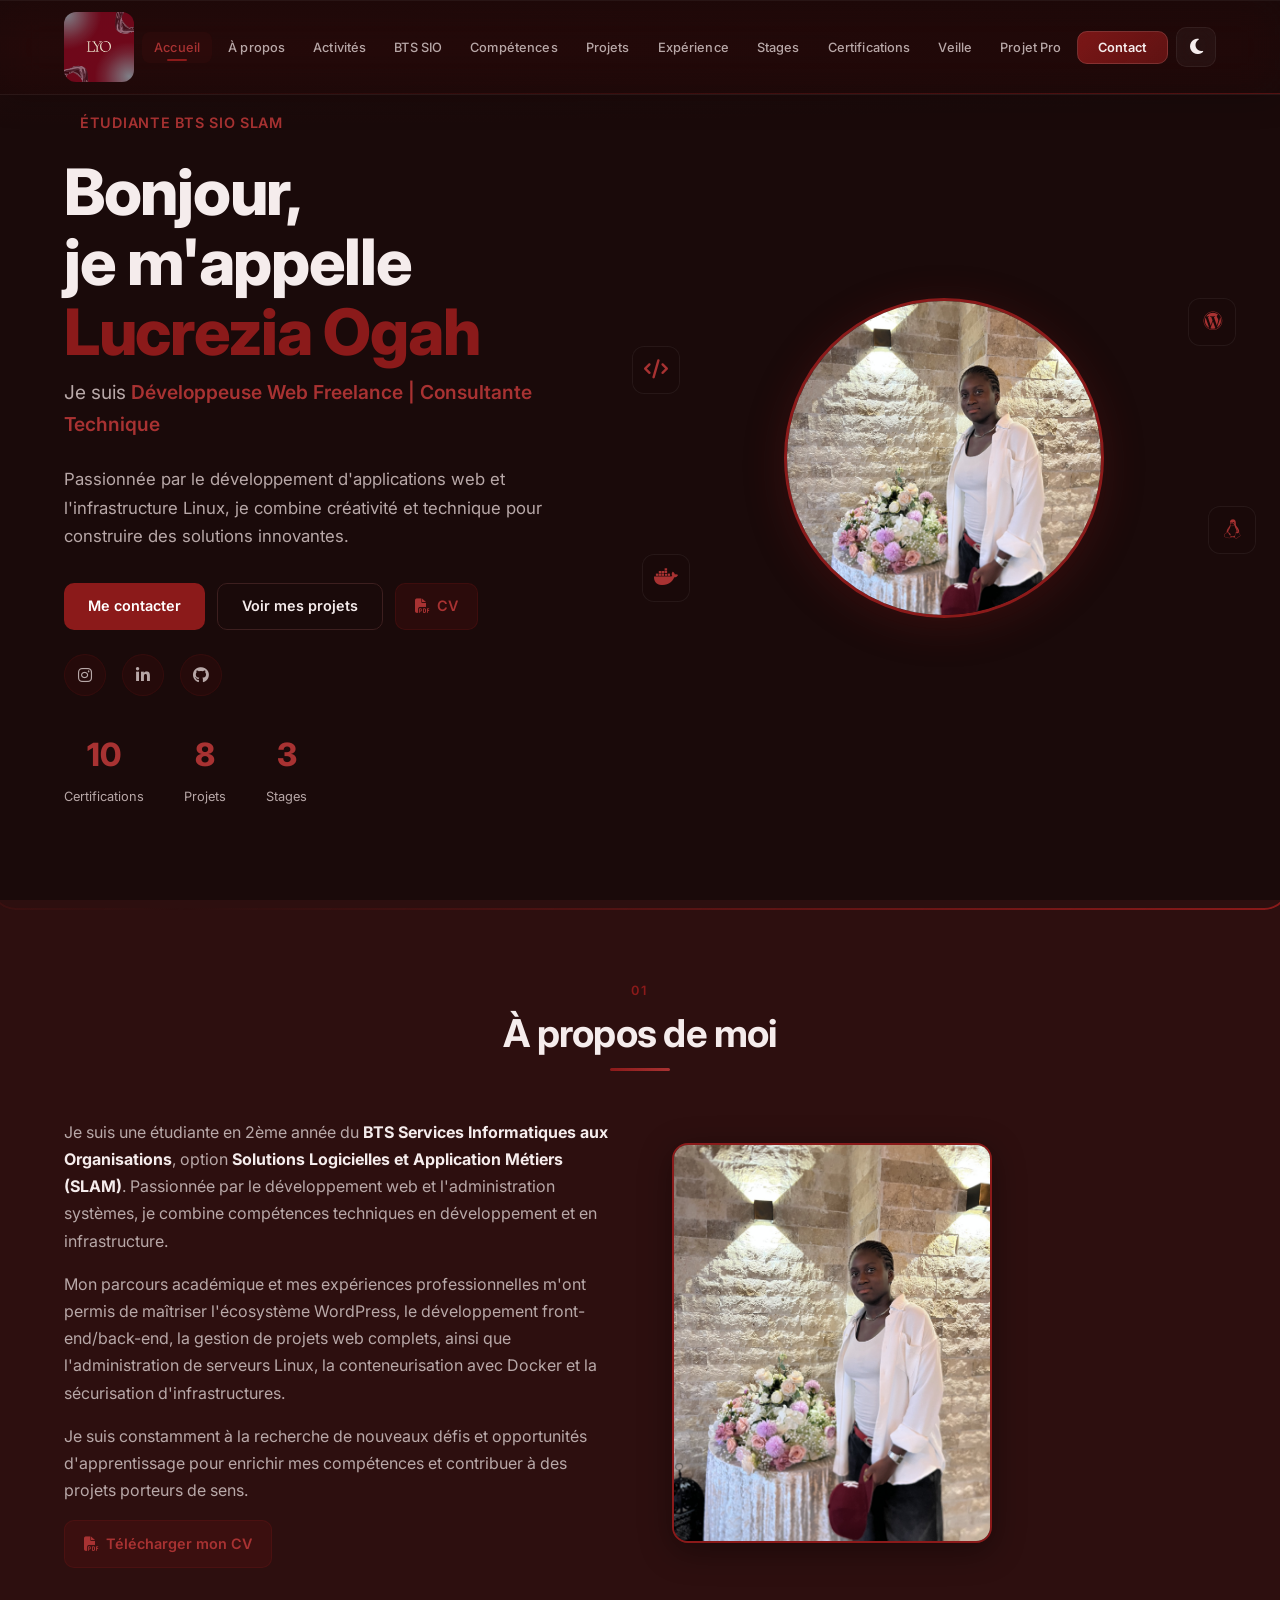
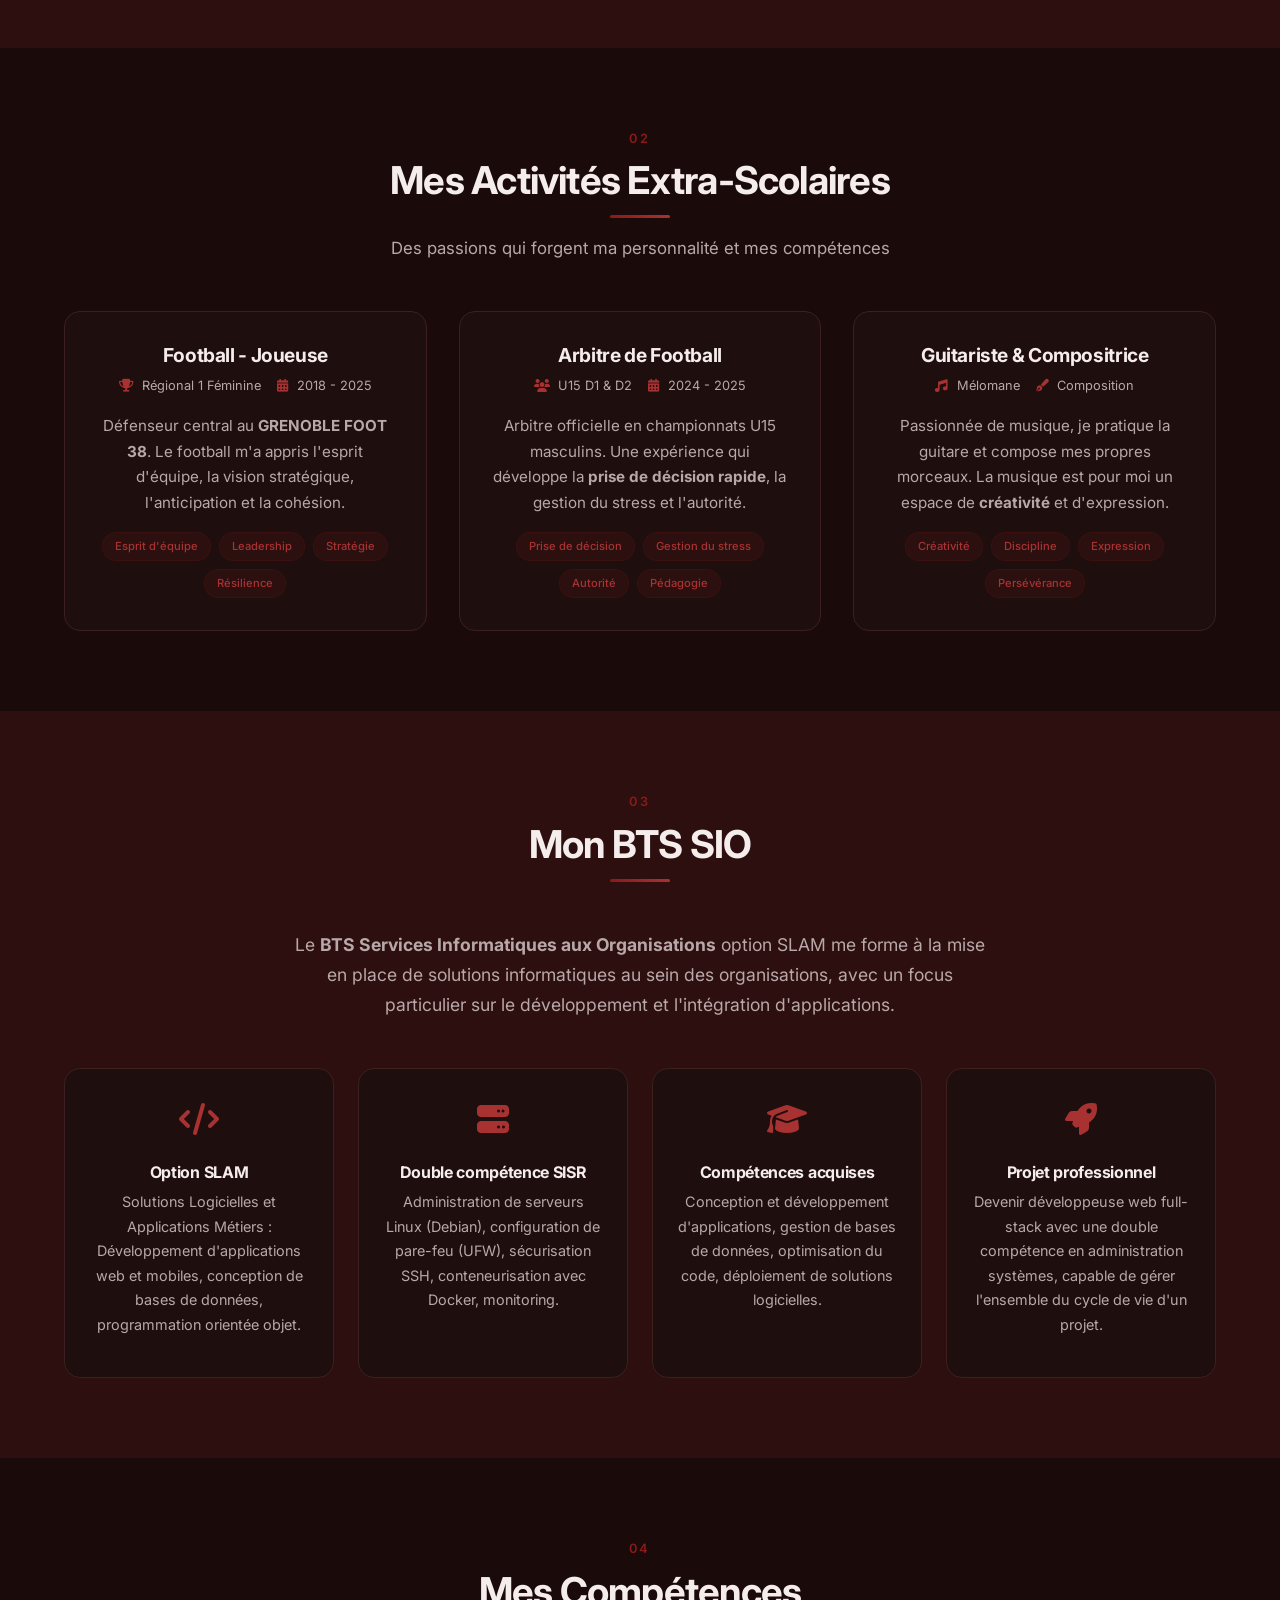
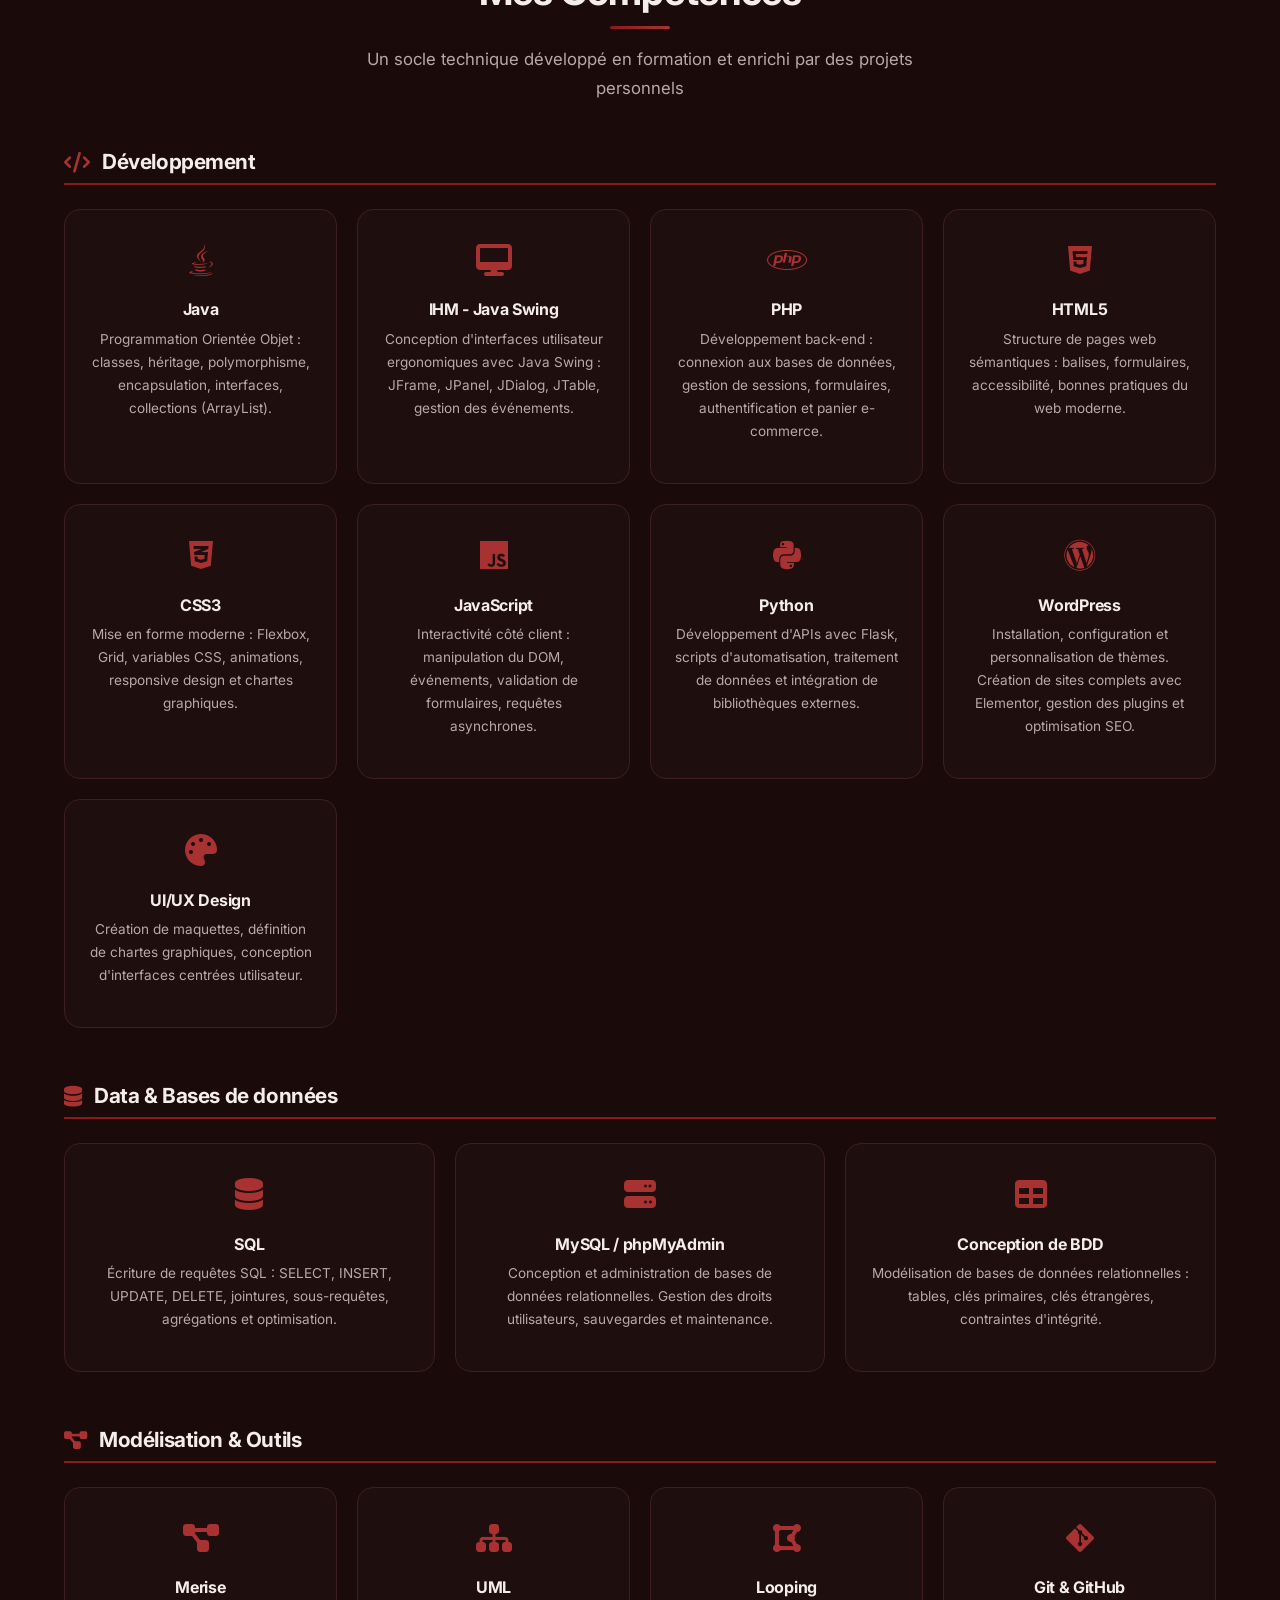
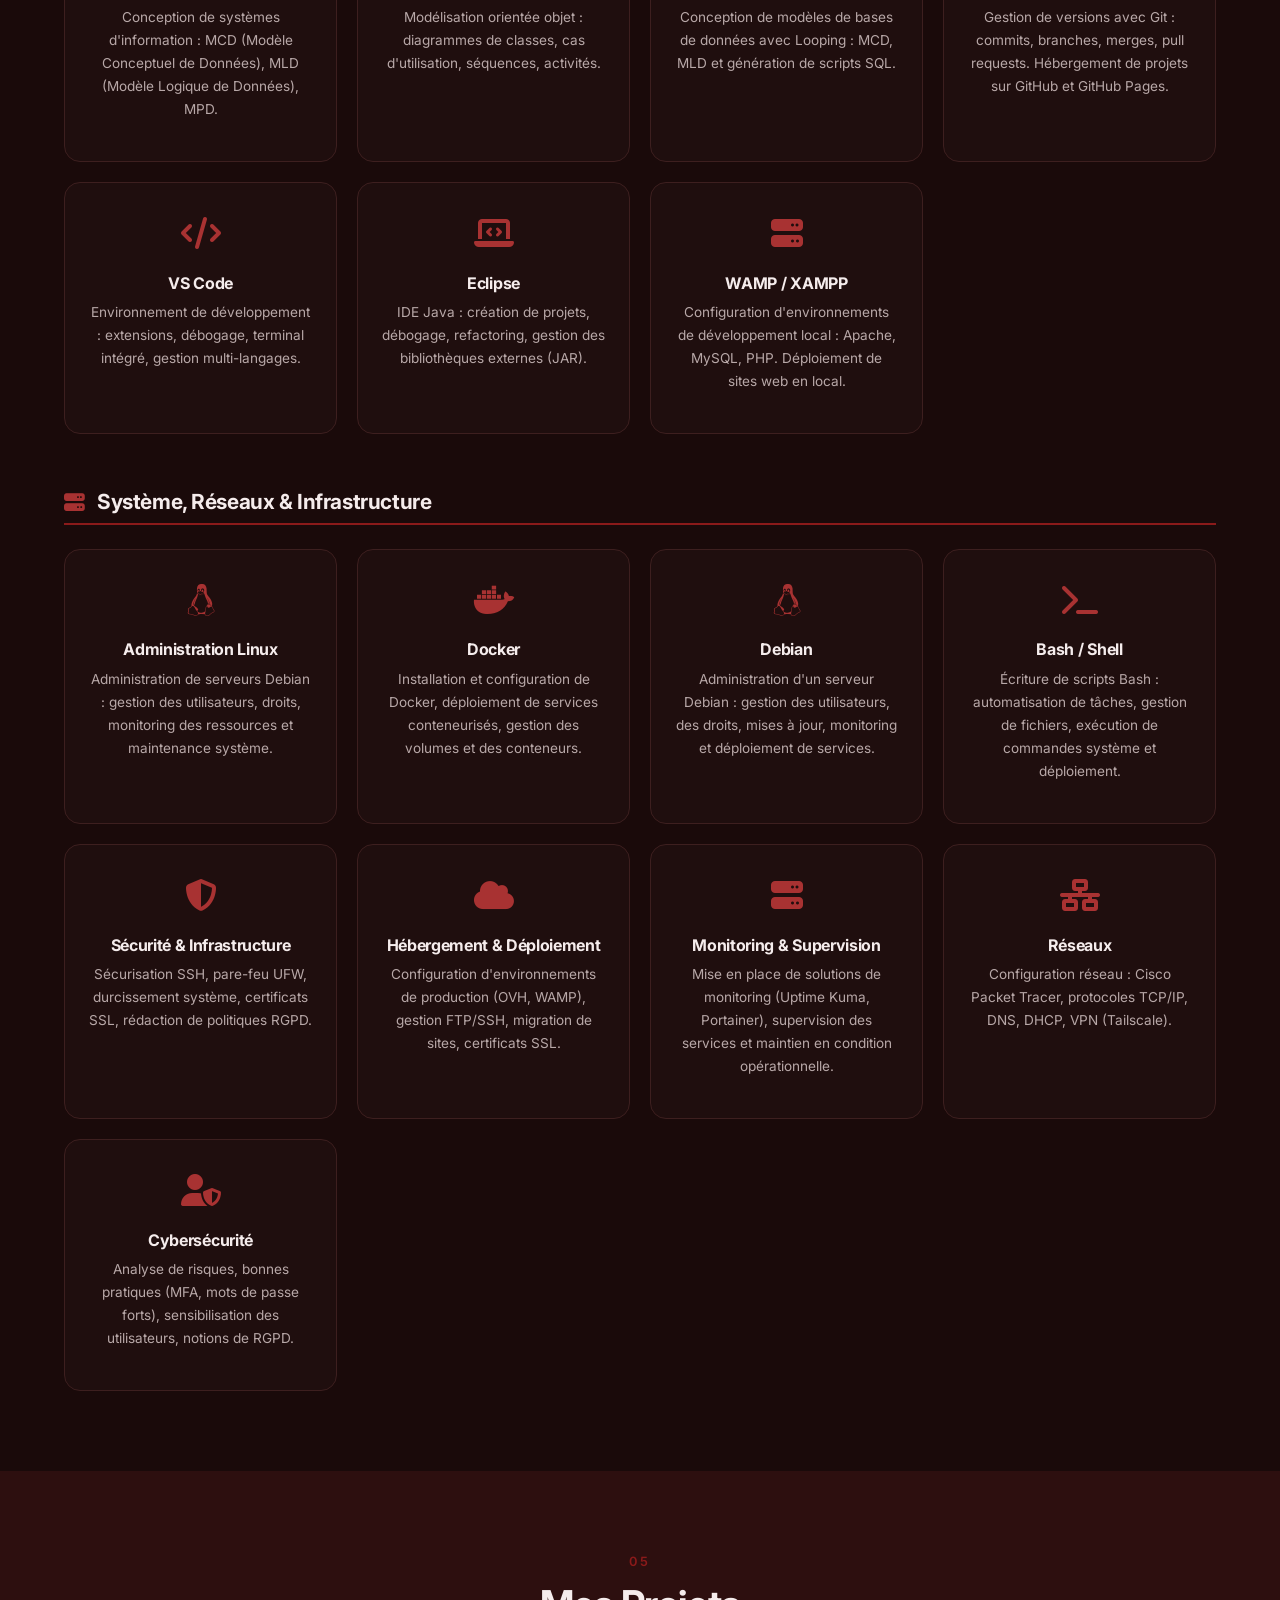
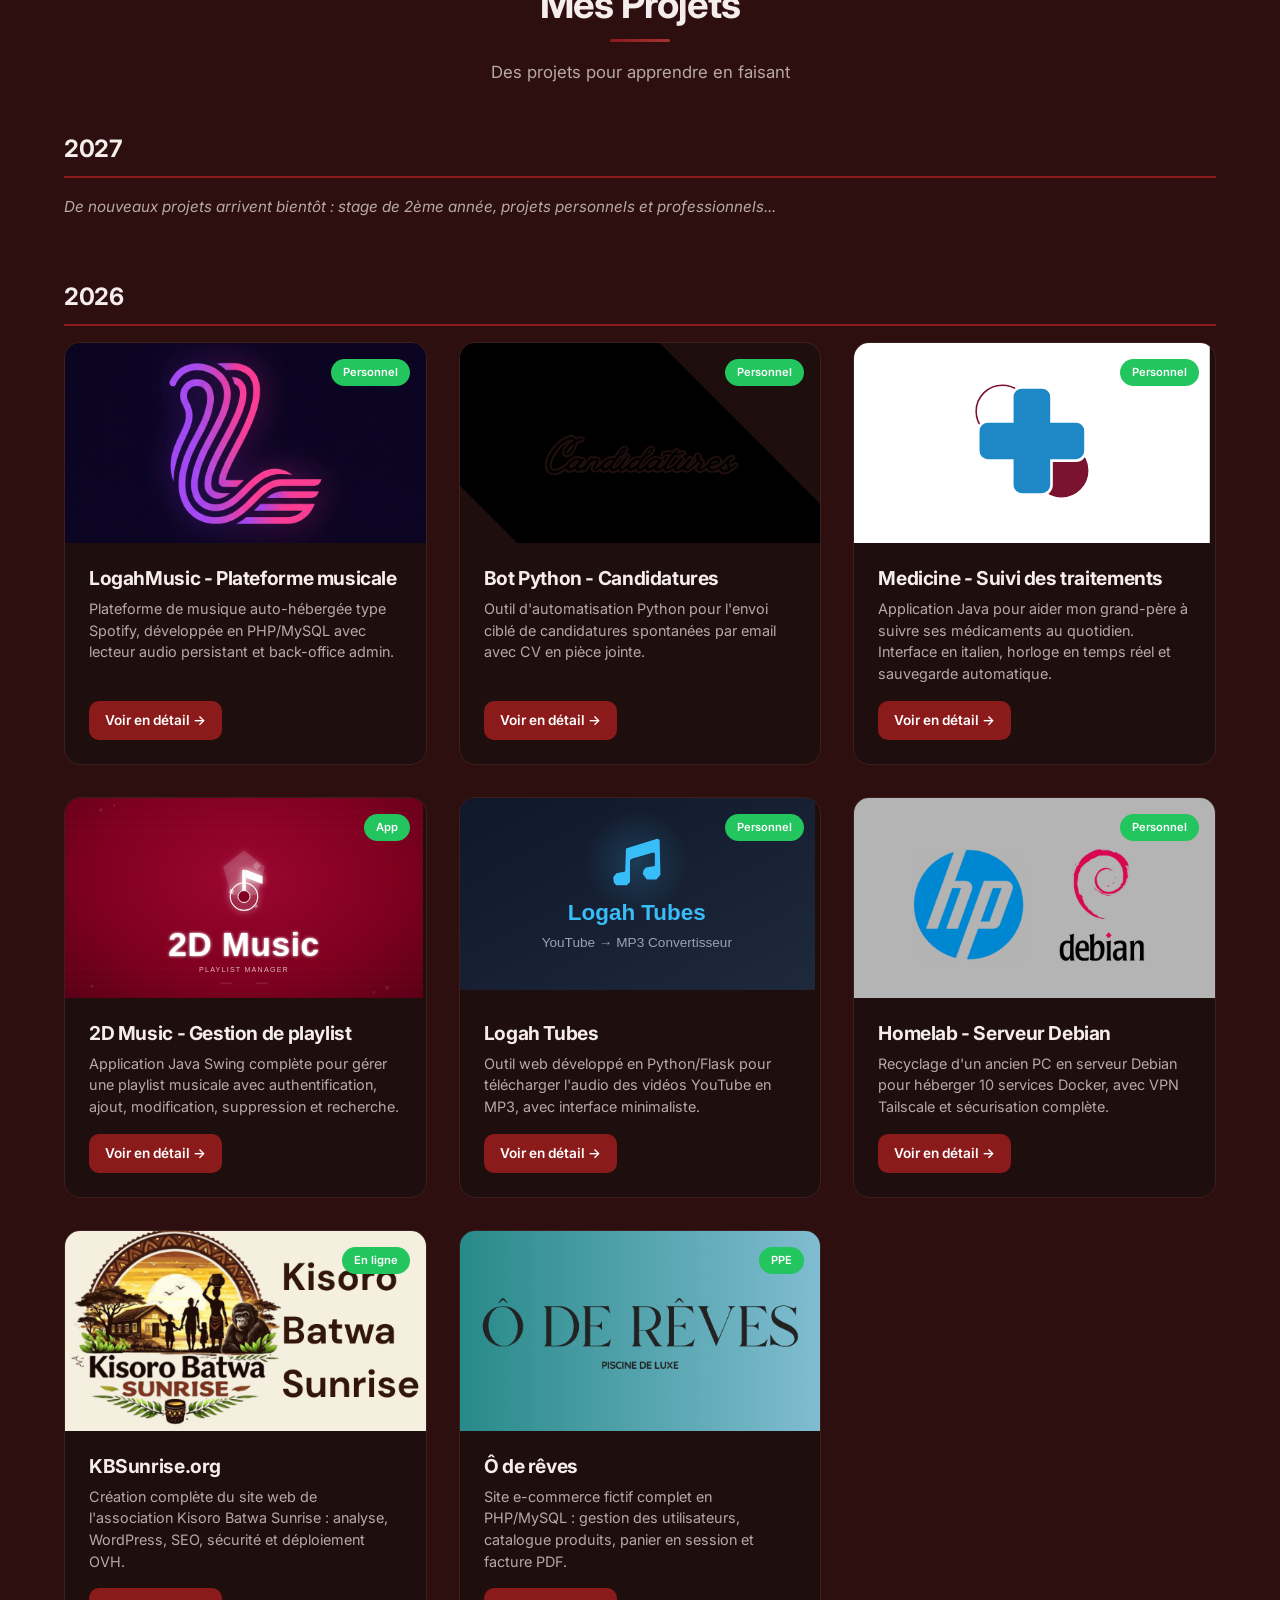
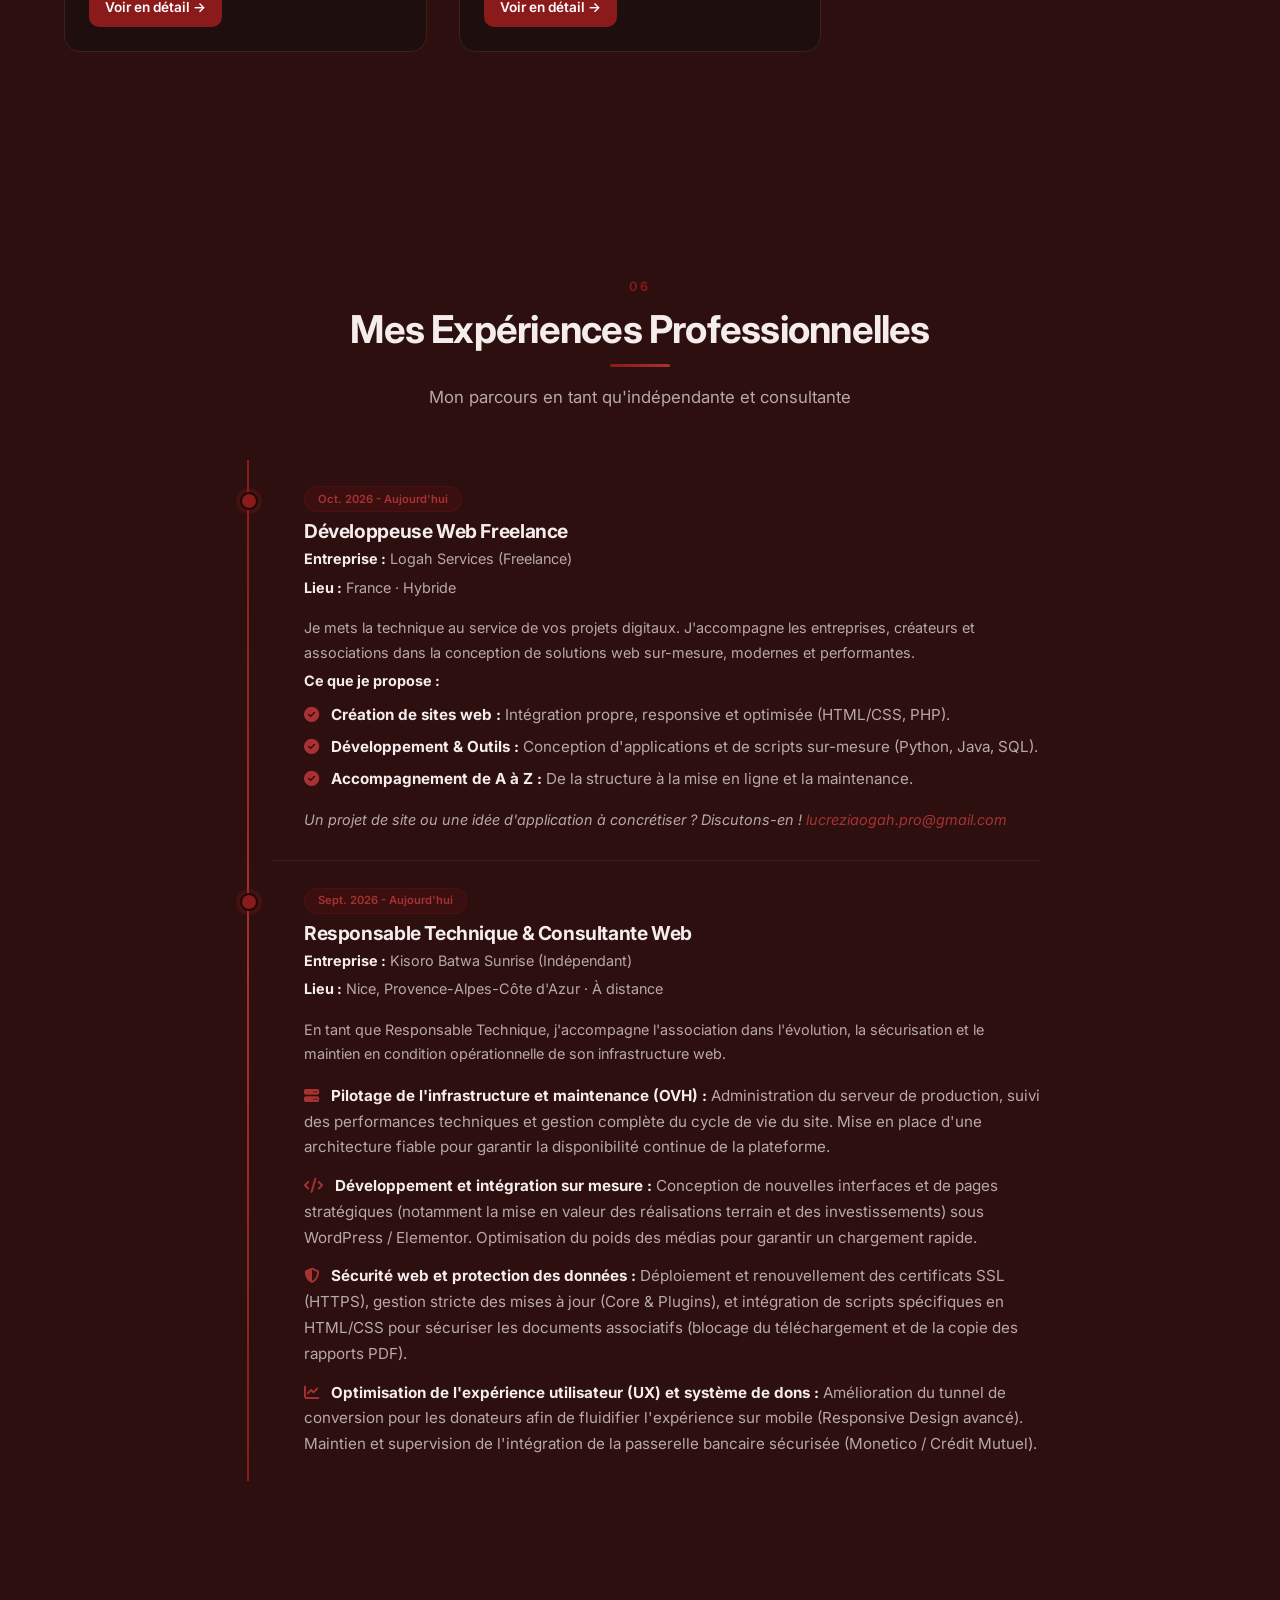
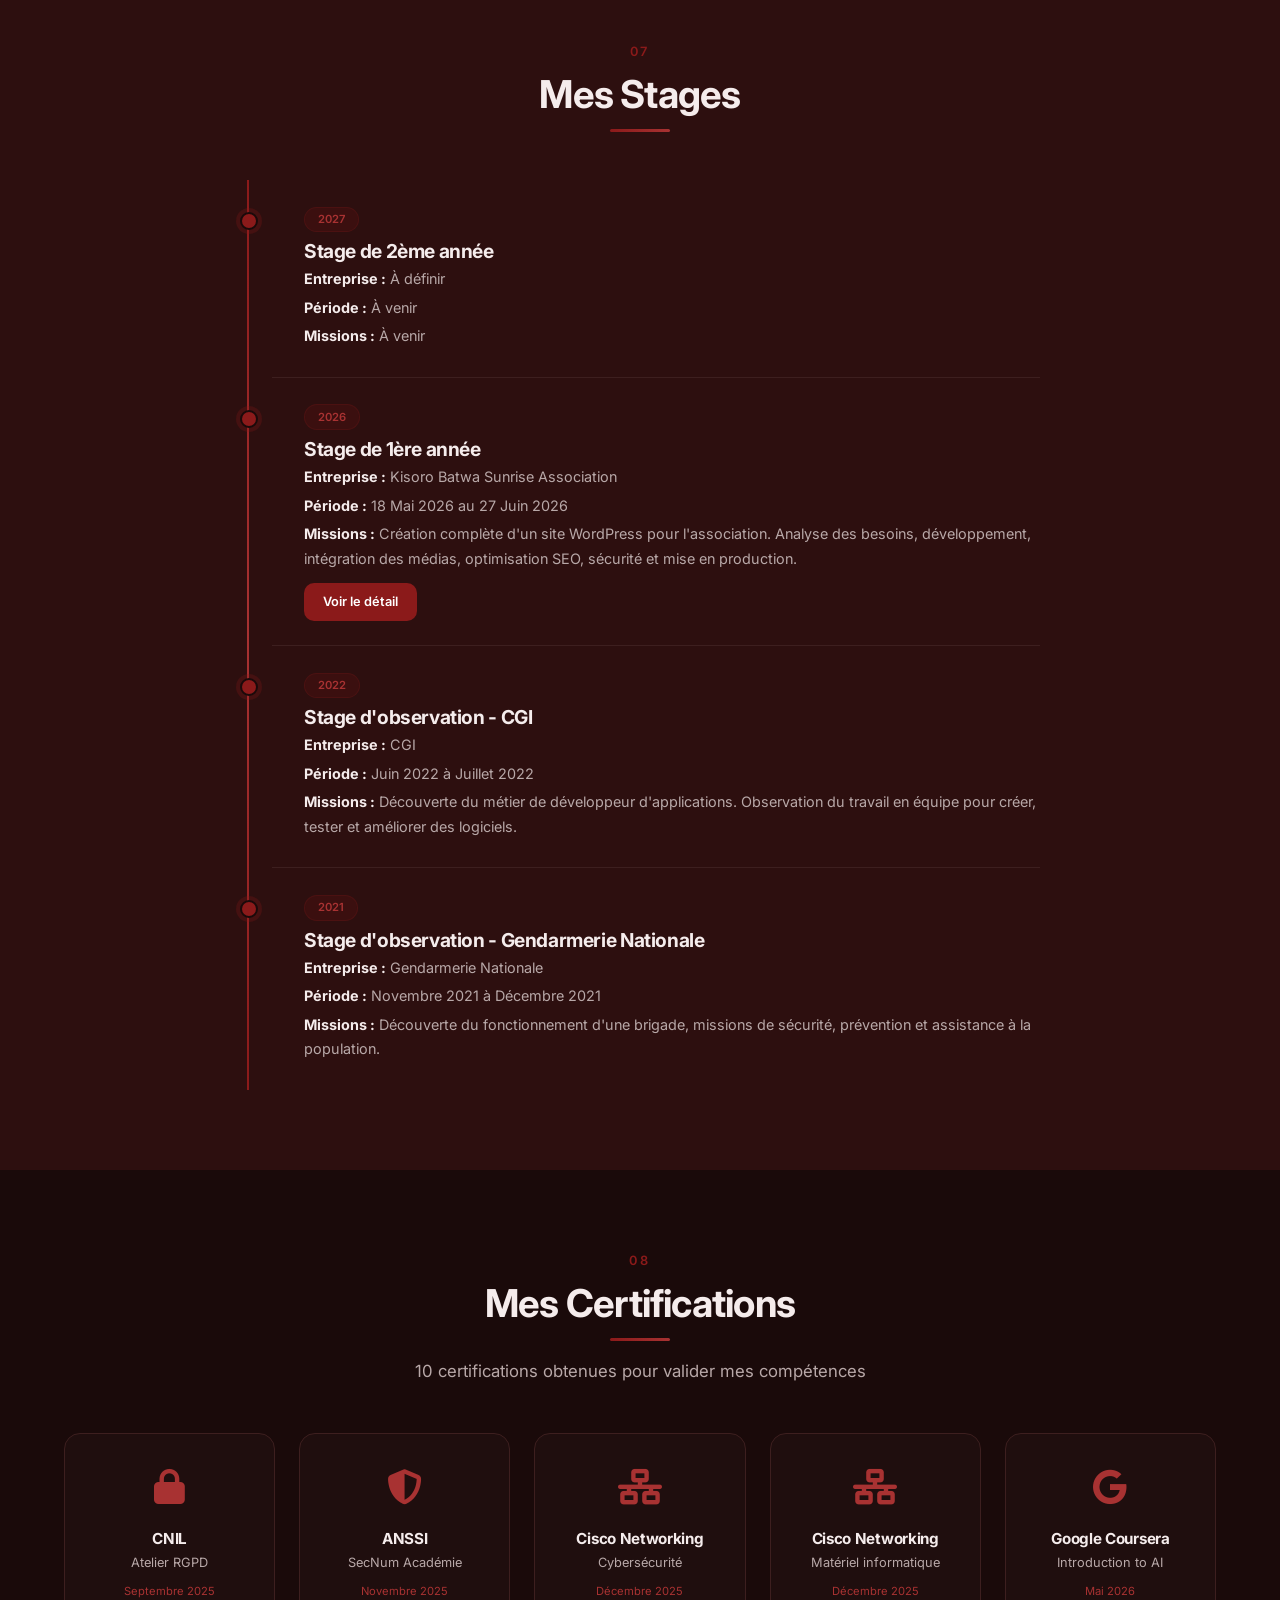
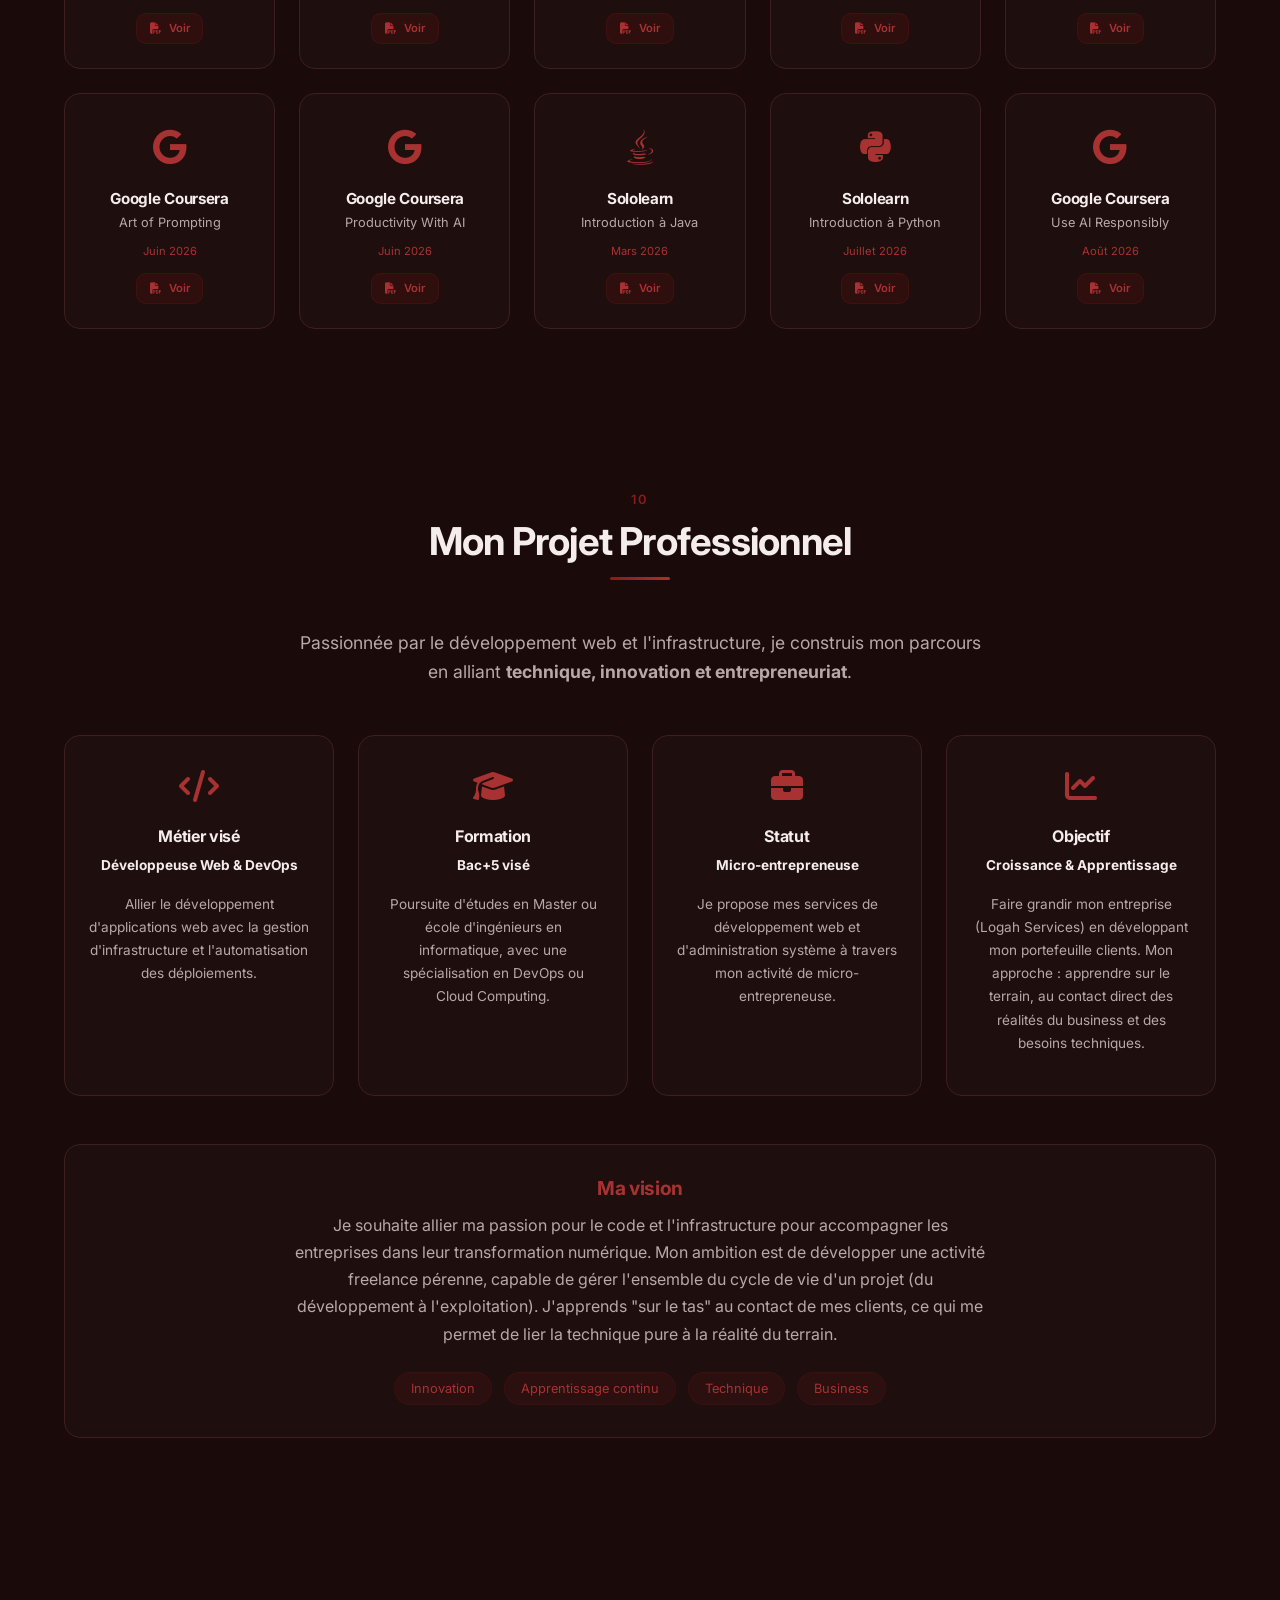
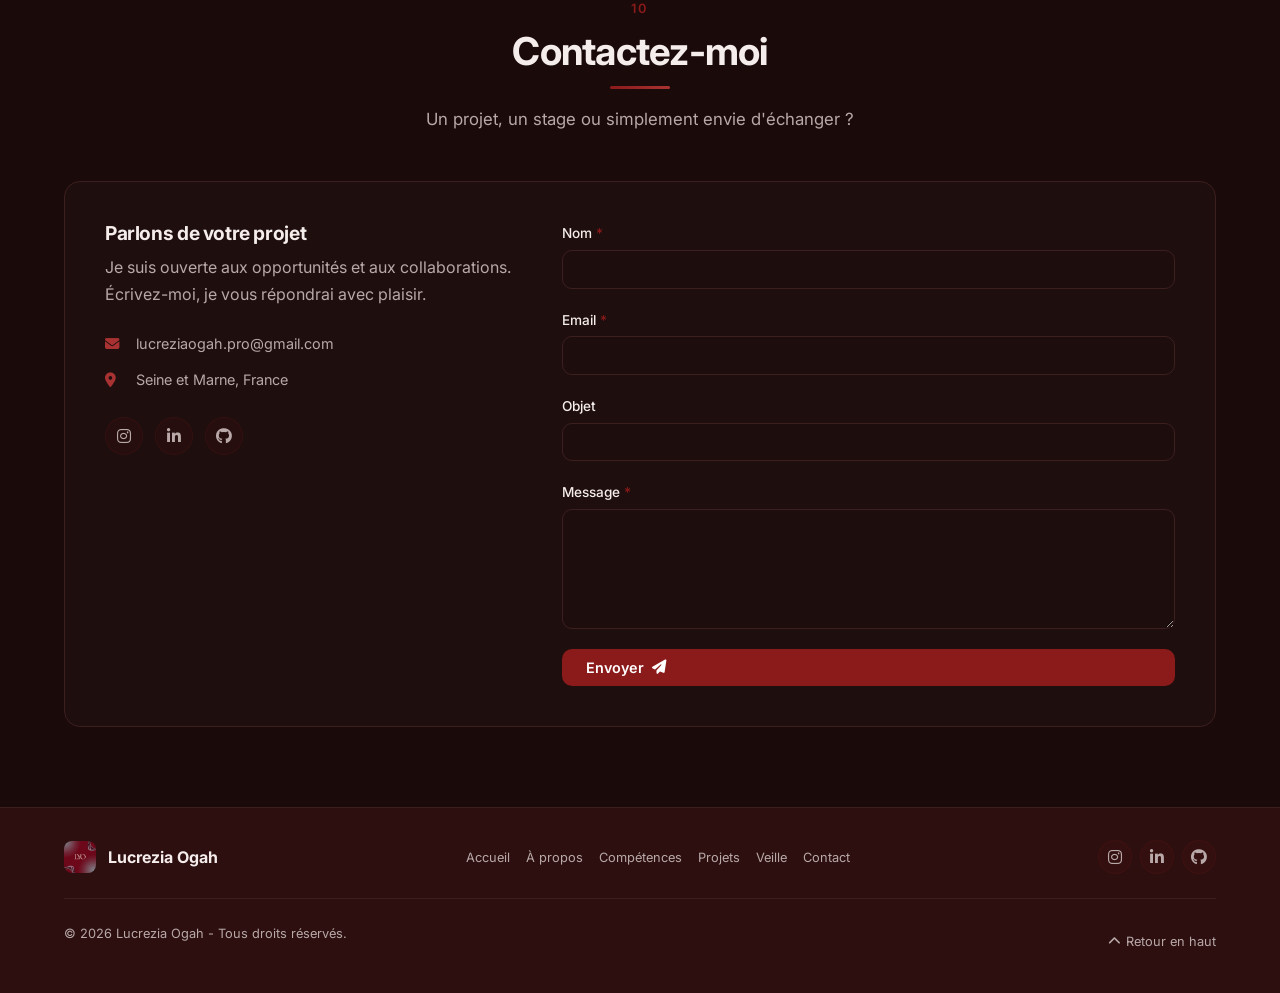
<file: index.html>
<!DOCTYPE html>
<html lang="fr">
<head>
    <meta charset="UTF-8">
    <meta name="viewport" content="width=device-width, initial-scale=1.0">
    <title>Lucrezia Ogah - Portfolio</title>
    <link rel="stylesheet" href="style.css">
    <link rel="icon" href="image/Lyo.png">
    <link rel="stylesheet" href="https://cdnjs.cloudflare.com/ajax/libs/font-awesome/6.5.0/css/all.min.css">
    <link href="https://fonts.googleapis.com/css2?family=Inter:wght@300;400;500;600;700;800;900&display=swap" rel="stylesheet">
</head>
<body>

    <header id="main-header">
        <div class="conteneur">
            <nav>
                <div class="logo">
                    <img src="image/Lyo.png" alt="Logo LYO">
                </div>
                <ul class="liens-nav" id="nav-menu">
                    <li><a href="#accueil" class="actif">Accueil</a></li>
                    <li><a href="#apropos">À propos</a></li>
                    <li><a href="#activites">Activités</a></li>
                    <li><a href="#bts">BTS SIO</a></li>
                    <li><a href="#competences">Compétences</a></li>
                    <li><a href="#projets">Projets</a></li>
                    <li><a href="#experience">Expérience</a></li>
                    <li><a href="#stages">Stages</a></li>
                    <li><a href="#certifications">Certifications</a></li>
                    <li><a href="VeilleTechnoLucre.html">Veille</a></li>
                    <li><a href="#projetpro">Projet Pro</a></li>
                    <li><a href="#contact" class="nav-cta">Contact</a></li>
                </ul>
                <div class="nav-actions">
                    <button id="theme-toggle" class="theme-toggle" aria-label="Changer le thème">
                        <i class="fas fa-moon"></i>
                    </button>
                    <div class="burger" id="burger-menu">
                        <span></span>
                        <span></span>
                        <span></span>
                    </div>
                </div>
            </nav>
        </div>
    </header>

    <!-- SECTION HERO -->
    <section id="accueil" class="hero">
        <div class="conteneur">
            <div class="contenu-hero">
                <span class="hero-badge">Étudiante BTS SIO SLAM</span>
                <h1>Bonjour,<br> je m'appelle <span style="color: var(--accent);">Lucrezia Ogah</span></h1>
                <div class="machine-a-ecrire">Je suis <span>Développeuse Web Freelance | Consultante Technique</span></div>
                <p class="hero-description">Passionnée par le développement d'applications web et l'infrastructure Linux, je combine créativité et technique pour construire des solutions innovantes.</p>
                <div class="boutons-cta">
                    <a href="#contact" class="btn btn-principal">Me contacter</a>
                    <a href="#projets" class="btn btn-secondaire">Voir mes projets</a>
                    <a href="image/CV_LucreziaOgah.pdf" target="_blank" class="btn btn-cv"><i class="fas fa-file-pdf"></i> CV</a>
                </div>
                <div class="liens-sociaux">
                    <a href="https://www.instagram.com/lyo.dev/" aria-label="Instagram"><i class="fab fa-instagram"></i></a>
                    <a href="https://www.linkedin.com/in/lucrezia-ogah-a3b02b330/" target="_blank" aria-label="LinkedIn"><i class="fab fa-linkedin-in"></i></a>
                    <a href="https://github.com/Lyo563"  target="_blank" aria-label="GitHub"><i class="fab fa-github"></i></a>
                </div>
                <div class="hero-stats">
                    <div class="hero-stat">
                        <span class="stat-number">10</span>
                        <span class="stat-label">Certifications</span>
                    </div>
                    <div class="hero-stat">
                        <span class="stat-number">8</span>
                        <span class="stat-label">Projets</span>
                    </div>
                    <div class="hero-stat">
                        <span class="stat-number">3</span>
                        <span class="stat-label">Stages</span>
                    </div>
                </div>
            </div>
            <div class="hero-image">
                <div class="hero-avatar">
                    <img src="image/Lucrezia.jpeg" alt="Lucrezia Ogah">
                    <div class="avatar-ring"></div>
                </div>
                <div class="hero-floating-icons">
                    <div class="float-icon"><i class="fab fa-wordpress"></i></div>
                    <div class="float-icon"><i class="fab fa-linux"></i></div>
                    <div class="float-icon"><i class="fab fa-docker"></i></div>
                    <div class="float-icon"><i class="fas fa-code"></i></div>
                </div>
            </div>
        </div>
    </section>

    <!-- SECTION À PROPOS -->
    <section id="apropos" class="apropos">
        <div class="conteneur">
            <div class="section-header">
                <span class="section-number">01</span>
                <h2>À propos de moi</h2>
                <div class="section-line"></div>
            </div>
            <div class="contenu-apropos">
                <div class="texte-apropos">
                    <p>Je suis une étudiante en 2ème année du <strong>BTS Services Informatiques aux Organisations</strong>, option <strong>Solutions Logicielles et Application Métiers (SLAM)</strong>. Passionnée par le développement web et l'administration systèmes, je combine compétences techniques en développement et en infrastructure.</p>
                    <p>Mon parcours académique et mes expériences professionnelles m'ont permis de maîtriser l'écosystème WordPress, le développement front-end/back-end, la gestion de projets web complets, ainsi que l'administration de serveurs Linux, la conteneurisation avec Docker et la sécurisation d'infrastructures.</p>
                    <p>Je suis constamment à la recherche de nouveaux défis et opportunités d'apprentissage pour enrichir mes compétences et contribuer à des projets porteurs de sens.</p>
                    <div class="apropos-cta">
                        <a href="image/CV_LucreziaOgah.pdf" download target="_blank" class="btn btn-cv"><i class="fas fa-file-pdf"></i> Télécharger mon CV</a>
                    </div>
                </div>
                <img src="image/Lucrezia.jpeg" alt="Lucrezia Ogah">
                <div class="image-border"></div>
            </div>
        </div>
    </section>

    <!-- SECTION ACTIVITÉS -->
    <section id="activites" class="activites">
        <div class="conteneur">
            <div class="section-header">
                <span class="section-number">02</span>
                <h2>Mes Activités Extra-Scolaires</h2>
                <div class="section-line"></div>
                <p class="section-subtitle">Des passions qui forgent ma personnalité et mes compétences</p>
            </div>
            <div class="grille-activites">
                <div class="carte-activite">
                    <h3>Football - Joueuse</h3>
                    <div class="activite-meta">
                        <span><i class="fas fa-trophy"></i> Régional 1 Féminine</span>
                        <span><i class="fas fa-calendar-alt"></i> 2018 - 2025</span>
                    </div>
                    <p>Défenseur central au <strong>GRENOBLE FOOT 38</strong>. Le football m'a appris l'esprit d'équipe, la vision stratégique, l'anticipation et la cohésion.</p>
                    <div class="competences-acquises">
                        <span>Esprit d'équipe</span>
                        <span>Leadership</span>
                        <span>Stratégie</span>
                        <span>Résilience</span>
                    </div>
                </div>
                <div class="carte-activite">
                    <h3>Arbitre de Football</h3>
                    <div class="activite-meta">
                        <span><i class="fas fa-users"></i> U15 D1 & D2</span>
                        <span><i class="fas fa-calendar-alt"></i> 2024 - 2025</span>
                    </div>
                    <p>Arbitre officielle en championnats U15 masculins. Une expérience qui développe la <strong>prise de décision rapide</strong>, la gestion du stress et l'autorité.</p>
                    <div class="competences-acquises">
                        <span>Prise de décision</span>
                        <span>Gestion du stress</span>
                        <span>Autorité</span>
                        <span>Pédagogie</span>
                    </div>
                </div>
                <div class="carte-activite">
                    <h3>Guitariste & Compositrice</h3>
                    <div class="activite-meta">
                        <span><i class="fas fa-music"></i> Mélomane</span>
                        <span><i class="fas fa-pen-fancy"></i> Composition</span>
                    </div>
                    <p>Passionnée de musique, je pratique la guitare et compose mes propres morceaux. La musique est pour moi un espace de <strong>créativité</strong> et d'expression.</p>
                    <div class="competences-acquises">
                        <span>Créativité</span>
                        <span>Discipline</span>
                        <span>Expression</span>
                        <span>Persévérance</span>
                    </div>
                </div>
            </div>
        </div>
    </section>

    <!-- SECTION BTS SIO -->
    <section id="bts" class="bts">
        <div class="conteneur">
            <div class="section-header">
                <span class="section-number">03</span>
                <h2>Mon BTS SIO</h2>
                <div class="section-line"></div>
            </div>
            <div class="contenu-bts">
                <p class="bts-intro">
                    Le <strong>BTS Services Informatiques aux Organisations</strong> option SLAM me forme à la mise en place de solutions informatiques au sein des organisations, avec un focus particulier sur le développement et l'intégration d'applications.
                </p>
                <div class="details-bts">
                    <div class="carte-bts">
                        <div class="carte-bts-icon"><i class="fas fa-code"></i></div>
                        <h3>Option SLAM</h3>
                        <p>Solutions Logicielles et Applications Métiers : Développement d'applications web et mobiles, conception de bases de données, programmation orientée objet.</p>
                    </div>
                    <div class="carte-bts">
                        <div class="carte-bts-icon"><i class="fas fa-server"></i></div>
                        <h3>Double compétence SISR</h3>
                        <p>Administration de serveurs Linux (Debian), configuration de pare-feu (UFW), sécurisation SSH, conteneurisation avec Docker, monitoring.</p>
                    </div>
                    <div class="carte-bts">
                        <div class="carte-bts-icon"><i class="fas fa-graduation-cap"></i></div>
                        <h3>Compétences acquises</h3>
                        <p>Conception et développement d'applications, gestion de bases de données, optimisation du code, déploiement de solutions logicielles.</p>
                    </div>
                    <div class="carte-bts">
                        <div class="carte-bts-icon"><i class="fas fa-rocket"></i></div>
                        <h3>Projet professionnel</h3>
                        <p>Devenir développeuse web full-stack avec une double compétence en administration systèmes, capable de gérer l'ensemble du cycle de vie d'un projet.</p>
                    </div>
                </div>
            </div>
        </div>
    </section>

    <!-- SECTION COMPÉTENCES -->
    <section id="competences" class="competences">
        <div class="conteneur">
            <div class="section-header">
                <span class="section-number">04</span>
                <h2>Mes Compétences</h2>
                <div class="section-line"></div>
                <p class="section-subtitle">Un socle technique développé en formation et enrichi par des projets personnels</p>
            </div>

            <!-- CATÉGORIE 1 : DÉVELOPPEMENT -->
            <div class="categorie-competences">
                <div class="categorie-titre">
                    <i class="fas fa-code"></i>
                    <h3>Développement</h3>
                </div>
                <div class="grille-competences">
                    <div class="carte-competence">
                        <div class="icone-competence"><i class="fab fa-java"></i></div>
                        <h3>Java</h3>
                        <p>Programmation Orientée Objet : classes, héritage, polymorphisme, encapsulation, interfaces, collections (ArrayList).</p>
                    </div>
                    <div class="carte-competence">
                        <div class="icone-competence"><i class="fas fa-desktop"></i></div>
                        <h3>IHM - Java Swing</h3>
                        <p>Conception d'interfaces utilisateur ergonomiques avec Java Swing : JFrame, JPanel, JDialog, JTable, gestion des événements.</p>
                    </div>
                    <div class="carte-competence">
                        <div class="icone-competence"><i class="fab fa-php"></i></div>
                        <h3>PHP</h3>
                        <p>Développement back-end : connexion aux bases de données, gestion de sessions, formulaires, authentification et panier e-commerce.</p>
                    </div>
                    <div class="carte-competence">
                        <div class="icone-competence"><i class="fab fa-html5"></i></div>
                        <h3>HTML5</h3>
                        <p>Structure de pages web sémantiques : balises, formulaires, accessibilité, bonnes pratiques du web moderne.</p>
                    </div>
                    <div class="carte-competence">
                        <div class="icone-competence"><i class="fab fa-css3-alt"></i></div>
                        <h3>CSS3</h3>
                        <p>Mise en forme moderne : Flexbox, Grid, variables CSS, animations, responsive design et chartes graphiques.</p>
                    </div>
                    <div class="carte-competence">
                        <div class="icone-competence"><i class="fab fa-js"></i></div>
                        <h3>JavaScript</h3>
                        <p>Interactivité côté client : manipulation du DOM, événements, validation de formulaires, requêtes asynchrones.</p>
                    </div>
                    <div class="carte-competence">
                        <div class="icone-competence"><i class="fab fa-python"></i></div>
                        <h3>Python</h3>
                        <p>Développement d'APIs avec Flask, scripts d'automatisation, traitement de données et intégration de bibliothèques externes.</p>
                    </div>
                    <div class="carte-competence">
                        <div class="icone-competence"><i class="fab fa-wordpress"></i></div>
                        <h3>WordPress</h3>
                        <p>Installation, configuration et personnalisation de thèmes. Création de sites complets avec Elementor, gestion des plugins et optimisation SEO.</p>
                    </div>
                    <div class="carte-competence">
                        <div class="icone-competence"><i class="fas fa-palette"></i></div>
                        <h3>UI/UX Design</h3>
                        <p>Création de maquettes, définition de chartes graphiques, conception d'interfaces centrées utilisateur.</p>
                    </div>
                </div>
            </div>

            <!-- CATÉGORIE 2 : DATA & BASES DE DONNÉES -->
            <div class="categorie-competences">
                <div class="categorie-titre">
                    <i class="fas fa-database"></i>
                    <h3>Data & Bases de données</h3>
                </div>
                <div class="grille-competences">
                    <div class="carte-competence">
                        <div class="icone-competence"><i class="fas fa-database"></i></div>
                        <h3>SQL</h3>
                        <p>Écriture de requêtes SQL : SELECT, INSERT, UPDATE, DELETE, jointures, sous-requêtes, agrégations et optimisation.</p>
                    </div>
                    <div class="carte-competence">
                        <div class="icone-competence"><i class="fas fa-server"></i></div>
                        <h3>MySQL / phpMyAdmin</h3>
                        <p>Conception et administration de bases de données relationnelles. Gestion des droits utilisateurs, sauvegardes et maintenance.</p>
                    </div>
                    <div class="carte-competence">
                        <div class="icone-competence"><i class="fas fa-table"></i></div>
                        <h3>Conception de BDD</h3>
                        <p>Modélisation de bases de données relationnelles : tables, clés primaires, clés étrangères, contraintes d'intégrité.</p>
                    </div>
                </div>
            </div>

            <!-- CATÉGORIE 3 : MODÉLISATION & OUTILS -->
            <div class="categorie-competences">
                <div class="categorie-titre">
                    <i class="fas fa-project-diagram"></i>
                    <h3>Modélisation & Outils</h3>
                </div>
                <div class="grille-competences">
                    <div class="carte-competence">
                        <div class="icone-competence"><i class="fas fa-project-diagram"></i></div>
                        <h3>Merise</h3>
                        <p>Conception de systèmes d'information : MCD (Modèle Conceptuel de Données), MLD (Modèle Logique de Données), MPD.</p>
                    </div>
                    <div class="carte-competence">
                        <div class="icone-competence"><i class="fas fa-sitemap"></i></div>
                        <h3>UML</h3>
                        <p>Modélisation orientée objet : diagrammes de classes, cas d'utilisation, séquences, activités.</p>
                    </div>
                    <div class="carte-competence">
                        <div class="icone-competence"><i class="fas fa-draw-polygon"></i></div>
                        <h3>Looping</h3>
                        <p>Conception de modèles de bases de données avec Looping : MCD, MLD et génération de scripts SQL.</p>
                    </div>
                    <div class="carte-competence">
                        <div class="icone-competence"><i class="fab fa-git-alt"></i></div>
                        <h3>Git & GitHub</h3>
                        <p>Gestion de versions avec Git : commits, branches, merges, pull requests. Hébergement de projets sur GitHub et GitHub Pages.</p>
                    </div>
                    <div class="carte-competence">
                        <div class="icone-competence"><i class="fas fa-code"></i></div>
                        <h3>VS Code</h3>
                        <p>Environnement de développement : extensions, débogage, terminal intégré, gestion multi-langages.</p>
                    </div>
                    <div class="carte-competence">
                        <div class="icone-competence"><i class="fas fa-laptop-code"></i></div>
                        <h3>Eclipse</h3>
                        <p>IDE Java : création de projets, débogage, refactoring, gestion des bibliothèques externes (JAR).</p>
                    </div>
                    <div class="carte-competence">
                        <div class="icone-competence"><i class="fas fa-server"></i></div>
                        <h3>WAMP / XAMPP</h3>
                        <p>Configuration d'environnements de développement local : Apache, MySQL, PHP. Déploiement de sites web en local.</p>
                    </div>
                </div>
            </div>

            <!-- CATÉGORIE 4 : SYSTÈME, RÉSEAUX & INFRASTRUCTURE -->
            <div class="categorie-competences">
                <div class="categorie-titre">
                    <i class="fas fa-server"></i>
                    <h3>Système, Réseaux & Infrastructure</h3>
                </div>
                <div class="grille-competences">
                    <div class="carte-competence">
                        <div class="icone-competence"><i class="fab fa-linux"></i></div>
                        <h3>Administration Linux</h3>
                        <p>Administration de serveurs Debian : gestion des utilisateurs, droits, monitoring des ressources et maintenance système.</p>
                    </div>
                    <div class="carte-competence">
                        <div class="icone-competence"><i class="fab fa-docker"></i></div>
                        <h3>Docker</h3>
                        <p>Installation et configuration de Docker, déploiement de services conteneurisés, gestion des volumes et des conteneurs.</p>
                    </div>
                    <div class="carte-competence">
                        <div class="icone-competence"><i class="fab fa-linux"></i></div>
                        <h3>Debian</h3>
                        <p>Administration d'un serveur Debian : gestion des utilisateurs, des droits, mises à jour, monitoring et déploiement de services.</p>
                    </div>
                    <div class="carte-competence">
                        <div class="icone-competence"><i class="fas fa-terminal"></i></div>
                        <h3>Bash / Shell</h3>
                        <p>Écriture de scripts Bash : automatisation de tâches, gestion de fichiers, exécution de commandes système et déploiement.</p>
                    </div>
                    <div class="carte-competence">
                        <div class="icone-competence"><i class="fas fa-shield-alt"></i></div>
                        <h3>Sécurité & Infrastructure</h3>
                        <p>Sécurisation SSH, pare-feu UFW, durcissement système, certificats SSL, rédaction de politiques RGPD.</p>
                    </div>
                    <div class="carte-competence">
                        <div class="icone-competence"><i class="fas fa-cloud"></i></div>
                        <h3>Hébergement & Déploiement</h3>
                        <p>Configuration d'environnements de production (OVH, WAMP), gestion FTP/SSH, migration de sites, certificats SSL.</p>
                    </div>
                    <div class="carte-competence">
                        <div class="icone-competence"><i class="fas fa-server"></i></div>
                        <h3>Monitoring & Supervision</h3>
                        <p>Mise en place de solutions de monitoring (Uptime Kuma, Portainer), supervision des services et maintien en condition opérationnelle.</p>
                    </div>
                    <div class="carte-competence">
                        <div class="icone-competence"><i class="fas fa-network-wired"></i></div>
                        <h3>Réseaux</h3>
                        <p>Configuration réseau : Cisco Packet Tracer, protocoles TCP/IP, DNS, DHCP, VPN (Tailscale).</p>
                    </div>
                    <div class="carte-competence">
                        <div class="icone-competence"><i class="fas fa-user-shield"></i></div>
                        <h3>Cybersécurité</h3>
                        <p>Analyse de risques, bonnes pratiques (MFA, mots de passe forts), sensibilisation des utilisateurs, notions de RGPD.</p>
                    </div>
                </div>
            </div>
        </div>
    </section>

    <!-- SECTION PROJETS -->
    <section id="projets" class="projets">
        <div class="conteneur">
            <div class="section-header">
                <span class="section-number">05</span>
                <h2>Mes Projets</h2>
                <div class="section-line"></div>
                <p class="section-subtitle">Des projets pour apprendre en faisant</p>
            </div>

            <!-- SOUS-SECTION 2027 (à venir) -->
            <div class="annee-projets">
                <div class="annee-titre">
                    <h3>2027</h3>
                </div>
                <p class="annee-description">De nouveaux projets arrivent bientôt : stage de 2ème année, projets personnels et professionnels...</p>
            </div>

            <!-- SOUS-SECTION 2026 -->
            <div class="annee-projets">
                <div class="annee-titre">
                    <h3>2026</h3>
                </div>
                <div class="grille-projets">

                    

                    <!-- LogahMusic -->
                    <div class="carte-projet">
                        <div class="image-projet">
                            <img src="image/LogahMusic.jpg" alt="Bot Candidatures">
                            <span class="badge-projet">Personnel</span>
                        </div>
                        <div class="contenu-projet">
                            <h3>LogahMusic - Plateforme musicale</h3>
                            <p>Plateforme de musique auto-hébergée type Spotify, développée en PHP/MySQL avec lecteur audio persistant et back-office admin.</p>
                            <a href="projet-logahmusic.html" class="btn btn-projet">Voir en détail →</a>
                        </div>
                    </div>

                    <!-- Bot Candidatures -->
                    <div class="carte-projet">
                        <div class="image-projet">
                            <img src="image/Bot-Candidatures.svg" alt="Bot Candidatures">
                            <span class="badge-projet">Personnel</span>
                        </div>
                        <div class="contenu-projet">
                            <h3>Bot Python - Candidatures</h3>
                            <p>Outil d'automatisation Python pour l'envoi ciblé de candidatures spontanées par email avec CV en pièce jointe.</p>
                            <a href="projet-bot-candidatures.html" class="btn btn-projet">Voir en détail →</a>
                        </div>
                    </div>

                    <!--  Medicine Mauro -->
                    <div class="carte-projet">
                        <div class="image-projet">
                            <img src="image/medicine_mauro_logo.svg" alt="Medicine Mauro">
                            <span class="badge-projet">Personnel</span>
                        </div>
                        <div class="contenu-projet">
                            <h3>Medicine - Suivi des traitements</h3>
                            <p>Application Java pour aider mon grand-père à suivre ses médicaments au quotidien. Interface en italien, horloge en temps réel et sauvegarde automatique.</p>
                            <a href="projet-medicine-mauro.html" class="btn btn-projet">Voir en détail →</a>
                        </div>
                    </div>

                    <!--  2D Music -->
                    <div class="carte-projet">
                        <div class="image-projet">
                            <img src="image/music_app_cover_2d_music_.svg" alt="2D Music">
                            <span class="badge-projet">App</span>
                        </div>
                        <div class="contenu-projet">
                            <h3>2D Music - Gestion de playlist</h3>
                            <p>Application Java Swing complète pour gérer une playlist musicale avec authentification, ajout, modification, suppression et recherche.</p>
                            <a href="projet-2d-music.html" class="btn btn-projet">Voir en détail →</a>
                        </div>
                    </div>

                    <!-- PROJET 3 : Logah Tubes -->
                    <div class="carte-projet">
                        <div class="image-projet">
                            <img src="image/logah_tubes.svg" alt="LogahTubes">
                            <span class="badge-projet">Personnel</span>
                        </div>
                        <div class="contenu-projet">
                            <h3>Logah Tubes</h3>
                            <p>Outil web développé en Python/Flask pour télécharger l'audio des vidéos YouTube en MP3, avec interface minimaliste.</p>
                            <a href="projet-logah-tubes.html" class="btn btn-projet">Voir en détail →</a>
                        </div>
                    </div>

                    <!-- PROJET 4 : Homelab -->
                    <div class="carte-projet">
                        <div class="image-projet">
                            <img src="image/HpDebian.png" alt="Homelab">
                            <span class="badge-projet">Personnel</span>
                        </div>
                        <div class="contenu-projet">
                            <h3>Homelab - Serveur Debian</h3>
                            <p>Recyclage d'un ancien PC en serveur Debian pour héberger 10 services Docker, avec VPN Tailscale et sécurisation complète.</p>
                            <a href="projet-homelab.html" class="btn btn-projet">Voir en détail →</a>
                        </div>
                    </div>

                    <!-- PROJET 5 : KBSunrise -->
                    <div class="carte-projet">
                        <div class="image-projet">
                            <img src="image/Kisoro Batwa Sunrise (2).png" alt="KBSunrise">
                            <span class="badge-projet">En ligne</span>
                        </div>
                        <div class="contenu-projet">
                            <h3>KBSunrise.org</h3>
                            <p>Création complète du site web de l'association Kisoro Batwa Sunrise : analyse, WordPress, SEO, sécurité et déploiement OVH.</p>
                            <a href="stage-kbsunrise.html" class="btn btn-projet">Voir en détail →</a>
                        </div>
                    </div>

                    <!-- PROJET 6 : Ô de rêves -->
                    <div class="carte-projet">
                        <div class="image-projet">
                            <img src="image/O de reves.png" alt="Ô de rêves">
                            <span class="badge-projet">PPE</span>
                        </div>
                        <div class="contenu-projet">
                            <h3>Ô de rêves</h3>
                            <p>Site e-commerce fictif complet en PHP/MySQL : gestion des utilisateurs, catalogue produits, panier en session et facture PDF.</p>
                            <a href="projet-o-de-reves.html" class="btn btn-projet">Voir en détail →</a>
                        </div>
                    </div>

                </div>
            </div>
        </div>
    </section>

            <!-- SECTION EXPÉRIENCES -->
        <section id="experience" class="stages">
            <div class="conteneur">
                <div class="section-header">
                    <span class="section-number">06</span> <!-- J'ai ajusté le numéro -->
                    <h2>Mes Expériences Professionnelles</h2>
                    <div class="section-line"></div>
                    <p class="section-subtitle">Mon parcours en tant qu'indépendante et consultante</p>
                </div>
                <div class="chronologie">
                    
                    <!-- EXPÉRIENCE 1 : Logah Services (La plus récente) -->
                    <div class="element-chronologie">
                        <div class="contenu-chronologie">
                            <div class="chrono-badge">Oct. 2026 - Aujourd'hui</div>
                            <h3>Développeuse Web Freelance</h3>
                            <p><strong>Entreprise :</strong> Logah Services (Freelance)</p>
                            <p><strong>Lieu :</strong> France · Hybride</p>
                            
                            <div style="margin-top: 1rem; font-size: 0.95rem; color: var(--texte-muted);">
                                <p>Je mets la technique au service de vos projets digitaux. J'accompagne les entreprises, créateurs et associations dans la conception de solutions web sur-mesure, modernes et performantes.</p>
                                
                                <p style="margin-bottom: 0.5rem;"><strong>Ce que je propose :</strong></p>
                                <ul style="list-style: none; padding-left: 0; display: flex; flex-direction: column; gap: 0.4rem;">
                                    <li><i class="fas fa-check-circle" style="color: var(--accent-clair); margin-right: 0.5rem;"></i> <strong>Création de sites web :</strong> Intégration propre, responsive et optimisée (HTML/CSS, PHP).</li>
                                    <li><i class="fas fa-check-circle" style="color: var(--accent-clair); margin-right: 0.5rem;"></i> <strong>Développement & Outils :</strong> Conception d'applications et de scripts sur-mesure (Python, Java, SQL).</li>
                                    <li><i class="fas fa-check-circle" style="color: var(--accent-clair); margin-right: 0.5rem;"></i> <strong>Accompagnement de A à Z :</strong> De la structure à la mise en ligne et la maintenance.</li>
                                </ul>
                                <p style="margin-top: 1rem; font-style: italic;">
                                    Un projet de site ou une idée d'application à concrétiser ? Discutons-en ! <a href="mailto:lucreziaogah.pro@gmail.com" style="color: var(--accent-clair);">lucreziaogah.pro@gmail.com</a>
                                </p>
                            </div>
                        </div>
                    </div>

                    <!-- EXPÉRIENCE 2 : Kisoro Batwa Sunrise -->
                    <div class="element-chronologie">
                        <div class="contenu-chronologie">
                            <div class="chrono-badge">Sept. 2026 - Aujourd'hui</div>
                            <h3>Responsable Technique & Consultante Web</h3>
                            <p><strong>Entreprise :</strong> Kisoro Batwa Sunrise (Indépendant)</p>
                            <p><strong>Lieu :</strong> Nice, Provence-Alpes-Côte d'Azur · À distance</p>
                            
                            <div style="margin-top: 1rem; font-size: 0.95rem; color: var(--texte-muted);">
                                <p>En tant que Responsable Technique, j'accompagne l'association dans l'évolution, la sécurisation et le maintien en condition opérationnelle de son infrastructure web.</p>
                                
                                <ul style="list-style: none; padding-left: 0; display: flex; flex-direction: column; gap: 0.8rem; margin-top: 1rem;">
                                    <li>
                                        <i class="fas fa-server" style="color: var(--accent-clair); margin-right: 0.5rem;"></i> 
                                        <strong>Pilotage de l'infrastructure et maintenance (OVH) :</strong> Administration du serveur de production, suivi des performances techniques et gestion complète du cycle de vie du site. Mise en place d'une architecture fiable pour garantir la disponibilité continue de la plateforme.
                                    </li>
                                    <li>
                                        <i class="fas fa-code" style="color: var(--accent-clair); margin-right: 0.5rem;"></i> 
                                        <strong>Développement et intégration sur mesure :</strong> Conception de nouvelles interfaces et de pages stratégiques (notamment la mise en valeur des réalisations terrain et des investissements) sous WordPress / Elementor. Optimisation du poids des médias pour garantir un chargement rapide.
                                    </li>
                                    <li>
                                        <i class="fas fa-shield-alt" style="color: var(--accent-clair); margin-right: 0.5rem;"></i> 
                                        <strong>Sécurité web et protection des données :</strong> Déploiement et renouvellement des certificats SSL (HTTPS), gestion stricte des mises à jour (Core & Plugins), et intégration de scripts spécifiques en HTML/CSS pour sécuriser les documents associatifs (blocage du téléchargement et de la copie des rapports PDF).
                                    </li>
                                    <li>
                                        <i class="fas fa-chart-line" style="color: var(--accent-clair); margin-right: 0.5rem;"></i> 
                                        <strong>Optimisation de l'expérience utilisateur (UX) et système de dons :</strong> Amélioration du tunnel de conversion pour les donateurs afin de fluidifier l'expérience sur mobile (Responsive Design avancé). Maintien et supervision de l'intégration de la passerelle bancaire sécurisée (Monetico / Crédit Mutuel).
                                    </li>
                                </ul>
                            </div>
                        </div>
                    </div>

                </div>
            </div>
        </section>

    <!-- SECTION STAGES -->
    <section id="stages" class="stages">
        <div class="conteneur">
            <div class="section-header">
                <span class="section-number">07</span>
                <h2>Mes Stages</h2>
                <div class="section-line"></div>
            </div>
            <div class="chronologie">
                <div class="element-chronologie">
                    <div class="contenu-chronologie">
                        <div class="chrono-badge">2027</div>
                        <h3>Stage de 2ème année</h3>
                        <p><strong>Entreprise :</strong> À définir</p>
                        <p><strong>Période :</strong> À venir</p>
                        <p><strong>Missions :</strong> À venir</p>
                    </div>
                </div>
                <div class="element-chronologie">
                    <div class="contenu-chronologie">
                        <div class="chrono-badge">2026</div>
                        <h3>Stage de 1ère année</h3>
                        <p><strong>Entreprise :</strong> Kisoro Batwa Sunrise Association</p>
                        <p><strong>Période :</strong> 18 Mai 2026 au 27 Juin 2026</p>
                        <p><strong>Missions :</strong> Création complète d'un site WordPress pour l'association. Analyse des besoins, développement, intégration des médias, optimisation SEO, sécurité et mise en production.</p>
                        <a href="stage-kbsunrise.html" class="btn btn-projet">Voir le détail</a>
                    </div>
                </div>
                <div class="element-chronologie">
                    <div class="contenu-chronologie">
                        <div class="chrono-badge">2022</div>
                        <h3>Stage d'observation - CGI</h3>
                        <p><strong>Entreprise :</strong> CGI</p>
                        <p><strong>Période :</strong> Juin 2022 à Juillet 2022</p>
                        <p><strong>Missions :</strong> Découverte du métier de développeur d'applications. Observation du travail en équipe pour créer, tester et améliorer des logiciels.</p>
                    </div>
                </div>
                <div class="element-chronologie">
                    <div class="contenu-chronologie">
                        <div class="chrono-badge">2021</div>
                        <h3>Stage d'observation - Gendarmerie Nationale</h3>
                        <p><strong>Entreprise :</strong> Gendarmerie Nationale</p>
                        <p><strong>Période :</strong> Novembre 2021 à Décembre 2021</p>
                        <p><strong>Missions :</strong> Découverte du fonctionnement d'une brigade, missions de sécurité, prévention et assistance à la population.</p>
                    </div>
                </div>
            </div>
        </div>
    </section>

    <!-- SECTION CERTIFICATIONS -->
    <section id="certifications" class="certifications">
        <div class="conteneur">
            <div class="section-header">
                <span class="section-number">08</span>
                <h2>Mes Certifications</h2>
                <div class="section-line"></div>
                <p class="section-subtitle">10 certifications obtenues pour valider mes compétences</p>
            </div>
            <div class="grille-certifications">
                <div class="carte-certification">
                    <div class="cert-icone"><i class="fas fa-lock"></i></div>
                    <h3>CNIL</h3>
                    <p>Atelier RGPD</p>
                    <div class="date-certification">Septembre 2025</div>
                    <a href="image/Certificat_Module5.pdf" class="btn btn-cv"><i class="fas fa-file-pdf"></i> Voir</a>
                </div>
                <div class="carte-certification">
                    <div class="cert-icone"><i class="fas fa-shield-alt"></i></div>
                    <h3>ANSSI</h3>
                    <p>SecNum Académie</p>
                    <div class="date-certification">Novembre 2025</div>
                    <a href="image/Certifiaction_SecNum.pdf" class="btn btn-cv"><i class="fas fa-file-pdf"></i> Voir</a>
                </div>
                <div class="carte-certification">
                    <div class="cert-icone"><i class="fas fa-network-wired"></i></div>
                    <h3>Cisco Networking</h3>
                    <p>Cybersécurité</p>
                    <div class="date-certification">Décembre 2025</div>
                    <a href="image/IntroductionOfCybersecurity.pdf" class="btn btn-cv"><i class="fas fa-file-pdf"></i> Voir</a>
                </div>
                <div class="carte-certification">
                    <div class="cert-icone"><i class="fas fa-network-wired"></i></div>
                    <h3>Cisco Networking</h3>
                    <p>Matériel informatique</p>
                    <div class="date-certification">Décembre 2025</div>
                    <a href="image/Les_bases_du_matériel_informatique.pdf" class="btn btn-cv"><i class="fas fa-file-pdf"></i> Voir</a>
                </div>
                <div class="carte-certification">
                    <div class="cert-icone"><i class="fab fa-google"></i></div>
                    <h3>Google Coursera</h3>
                    <p>Introduction to AI</p>
                    <div class="date-certification">Mai 2026</div>
                    <a href="image/IntroductionToAI.pdf" class="btn btn-cv"><i class="fas fa-file-pdf"></i> Voir</a>
                </div>
                <div class="carte-certification">
                    <div class="cert-icone"><i class="fab fa-google"></i></div>
                    <h3>Google Coursera</h3>
                    <p>Art of Prompting</p>
                    <div class="date-certification">Juin 2026</div>
                    <a href="image/Discover%20the%20Art%20of%20Prompting.pdf" class="btn btn-cv"><i class="fas fa-file-pdf"></i> Voir</a>
                </div>
                <div class="carte-certification">
                    <div class="cert-icone"><i class="fab fa-google"></i></div>
                    <h3>Google Coursera</h3>
                    <p>Productivity With AI</p>
                    <div class="date-certification">Juin 2026</div>
                    <a href="image/Maximize%20Productivity%20With%20AI%20Tools.pdf" class="btn btn-cv"><i class="fas fa-file-pdf"></i> Voir</a>
                </div>
                <div class="carte-certification">
                    <div class="cert-icone"><i class="fab fa-java"></i></div>
                    <h3>Sololearn</h3>
                    <p>Introduction à Java</p>
                    <div class="date-certification">Mars 2026</div>
                    <a href="image/JAVA.pdf" class="btn btn-cv"><i class="fas fa-file-pdf"></i> Voir</a>
                </div>
                <div class="carte-certification">
                    <div class="cert-icone"><i class="fab fa-python"></i></div>
                    <h3>Sololearn</h3>
                    <p>Introduction à Python</p>
                    <div class="date-certification">Juillet 2026</div>
                    <a href="image/Python.pdf" class="btn btn-cv"><i class="fas fa-file-pdf"></i> Voir</a>
                </div>
                <div class="carte-certification">
                    <div class="cert-icone"><i class="fab fa-google"></i></div>
                    <h3>Google Coursera</h3>
                    <p>Use AI Responsibly</p>
                    <div class="date-certification">Août 2026</div>
                    <a href="image/Coursera Use AI Responsibly.pdf" class="btn btn-cv"><i class="fas fa-file-pdf"></i> Voir</a>
                </div>
            </div>
        </div>
    </section>

    <!-- SECTION PROJET PROFESSIONNEL -->
    <section id="projetpro" class="projetpro">
        <div class="conteneur">
            <div class="section-header">
                <span class="section-number">10</span>
                <h2>Mon Projet Professionnel</h2>
                <div class="section-line"></div>
            </div>
            <div class="contenu-projetpro">
                <div class="projetpro-intro">
                    <p>Passionnée par le développement web et l'infrastructure, je construis mon parcours en alliant <strong>technique, innovation et entrepreneuriat</strong>.</p>
                </div>
                <div class="grille-projetpro">
                    
                    <div class="carte-projetpro">
                        <div class="icone-projetpro"><i class="fas fa-code"></i></div>
                        <h3>Métier visé</h3>
                        <p><strong>Développeuse Web & DevOps</strong></p>
                        <p>Allier le développement d'applications web avec la gestion d'infrastructure et l'automatisation des déploiements.</p>
                    </div>
                    
                    <div class="carte-projetpro">
                        <div class="icone-projetpro"><i class="fas fa-graduation-cap"></i></div>
                        <h3>Formation</h3>
                        <p><strong>Bac+5 visé</strong></p>
                        <p>Poursuite d'études en Master ou école d'ingénieurs en informatique, avec une spécialisation en DevOps ou Cloud Computing.</p>
                    </div>
                    
                    <div class="carte-projetpro">
                        <div class="icone-projetpro"><i class="fas fa-briefcase"></i></div>
                        <h3>Statut</h3>
                        <p><strong>Micro-entrepreneuse</strong></p>
                        <p>Je propose mes services de développement web et d'administration système à travers mon activité de micro-entrepreneuse.</p>
                    </div>
                    
                    <!-- CARTE OBJECTIF MISE À JOUR -->
                    <div class="carte-projetpro">
                        <div class="icone-projetpro"><i class="fas fa-chart-line"></i></div>
                        <h3>Objectif</h3>
                        <p><strong>Croissance & Apprentissage</strong></p>
                        <p>Faire grandir mon entreprise (Logah Services) en développant mon portefeuille clients. Mon approche : apprendre sur le terrain, au contact direct des réalités du business et des besoins techniques.</p>
                    </div>

                </div>
                
                <!-- VISION MISE À JOUR -->
                <div class="projetpro-vision">
                    <h3>Ma vision</h3>
                    <p>Je souhaite allier ma passion pour le code et l'infrastructure pour accompagner les entreprises dans leur transformation numérique. Mon ambition est de développer une activité freelance pérenne, capable de gérer l'ensemble du cycle de vie d'un projet (du développement à l'exploitation). J'apprends "sur le tas" au contact de mes clients, ce qui me permet de lier la technique pure à la réalité du terrain.</p>
                    <div class="vision-tags">
                        <span>Innovation</span>
                        <span>Apprentissage continu</span>
                        <span>Technique</span>
                        <span>Business</span>
                    </div>
                </div>
            </div>
        </div>
    </section>

    <!-- SECTION CONTACT -->
    <section id="contact" class="contact">
        <div class="conteneur">
            <div class="section-header">
                <span class="section-number">10</span>
                <h2>Contactez-moi</h2>
                <div class="section-line"></div>
                <p class="section-subtitle">Un projet, un stage ou simplement envie d'échanger ?</p>
            </div>
            <div class="contact-wrapper">
                <div class="contact-info">
                    <h3>Parlons de votre projet</h3>
                    <p>Je suis ouverte aux opportunités et aux collaborations. Écrivez-moi, je vous répondrai avec plaisir.</p>
                    <div class="contact-details">
                        <div class="contact-detail">
                            <i class="fas fa-envelope"></i>
                            <span>lucreziaogah.pro@gmail.com</span>
                        </div>
                        <div class="contact-detail">
                            <i class="fas fa-map-marker-alt"></i>
                            <span>Seine et Marne, France</span>
                        </div>
                    </div>
                    <div class="contact-social">
                        <a href="https://www.instagram.com/lyo.dev_/" aria-label="Instagram"><i class="fab fa-instagram"></i></a>
                        <a href="https://www.linkedin.com/in/lucrezia-ogah-a3b02b330/" aria-label="LinkedIn"><i class="fab fa-linkedin-in"></i></a>
                        <a href="https://github.com/Lyo563" aria-label="GitHub"><i class="fab fa-github"></i></a>
                    </div>
                </div>
                <form id="formContact" class="contact-form" action="https://formsubmit.co/lucreziaogah.pro@gmail.com" method="POST">
                    <input type="hidden" name="_captcha" value="false">
                    <input type="hidden" name="_template" value="table">
                    <div class="groupe-form">
                        <label for="nom">Nom <span class="required">*</span></label>
                        <input type="text" id="nom" name="nom" class="controle-form" required>
                    </div>
                    <div class="groupe-form">
                        <label for="email">Email <span class="required">*</span></label>
                        <input type="email" id="email" name="email" class="controle-form" required>
                    </div>
                    <div class="groupe-form">
                        <label for="objet">Objet</label>
                        <input type="text" id="objet" name="objet" class="controle-form">
                    </div>
                    <div class="groupe-form">
                        <label for="message">Message <span class="required">*</span></label>
                        <textarea id="message" name="message" class="controle-form" rows="5" required></textarea>
                    </div>
                    <button type="submit" class="btn btn-principal">Envoyer <i class="fas fa-paper-plane"></i></button>
                </form>
            </div>
        </div>
    </section>

    <!-- FOOTER -->
    <footer>
        <div class="conteneur">
            <div class="footer-top">
                <div class="footer-logo">
                    <img src="image/Lyo.png" alt="Logo LYO">
                    <span>Lucrezia Ogah</span>
                </div>
                <div class="footer-links">
                    <a href="#accueil">Accueil</a>
                    <a href="#apropos">À propos</a>
                    <a href="#competences">Compétences</a>
                    <a href="#projets">Projets</a>
                    <a href="VeilleTechnoLucre.html">Veille</a>
                    <a href="#contact">Contact</a>
                </div>
                <div class="footer-social">
                    <a href="https://www.instagram.com/lyo05_/" aria-label="Instagram"><i class="fab fa-instagram"></i></a>
                    <a href="https://www.linkedin.com/in/lucrezia-ogah-a3b02b330/" aria-label="LinkedIn"><i class="fab fa-linkedin-in"></i></a>
                    <a href="https://github.com/Lyo563" aria-label="GitHub"><i class="fab fa-github"></i></a>
                </div>
            </div>
            <div class="footer-bottom">
                <p>&copy; 2026 Lucrezia Ogah - Tous droits réservés.</p>
                <a href="#accueil" class="retour-haut"><i class="fas fa-chevron-up"></i> Retour en haut</a>
            </div>
        </div>
    </footer>

    <script>
        const sections = document.querySelectorAll('section[id]');
        const navLinks = document.querySelectorAll('.liens-nav a');

        window.addEventListener('scroll', function() {
            let current = '';
            sections.forEach(section => {
                const sectionTop = section.offsetTop - 130;
                if (window.scrollY >= sectionTop) {
                    current = section.getAttribute('id');
                }
            });

            navLinks.forEach(link => {
                link.classList.remove('actif');
                if (link.getAttribute('href') === '#' + current) {
                    link.classList.add('actif');
                }
            });

            const header = document.getElementById('main-header');
            if (window.scrollY > 50) {
                header.classList.add('scrolled');
            } else {
                header.classList.remove('scrolled');
            }
        });

        const burger = document.querySelector('.burger');
        const nav = document.querySelector('.liens-nav');

        burger.addEventListener('click', function() {
            this.classList.toggle('active');
            nav.classList.toggle('active');
        });

        document.querySelectorAll('.liens-nav a').forEach(link => {
            link.addEventListener('click', () => {
                burger.classList.remove('active');
                nav.classList.remove('active');
            });
        });

        const themeToggle = document.getElementById('theme-toggle');
        const icon = themeToggle.querySelector('i');

        const savedTheme = localStorage.getItem('theme');
        if (savedTheme === 'light') {
            document.body.classList.add('theme-clair');
            icon.classList.replace('fa-moon', 'fa-sun');
        }

        themeToggle.addEventListener('click', function() {
            document.body.classList.toggle('theme-clair');
            
            if (document.body.classList.contains('theme-clair')) {
                icon.classList.replace('fa-moon', 'fa-sun');
                localStorage.setItem('theme', 'light');
            } else {
                icon.classList.replace('fa-sun', 'fa-moon');
                localStorage.setItem('theme', 'dark');
            }
        });
    </script>
</body>
</html>
</file>
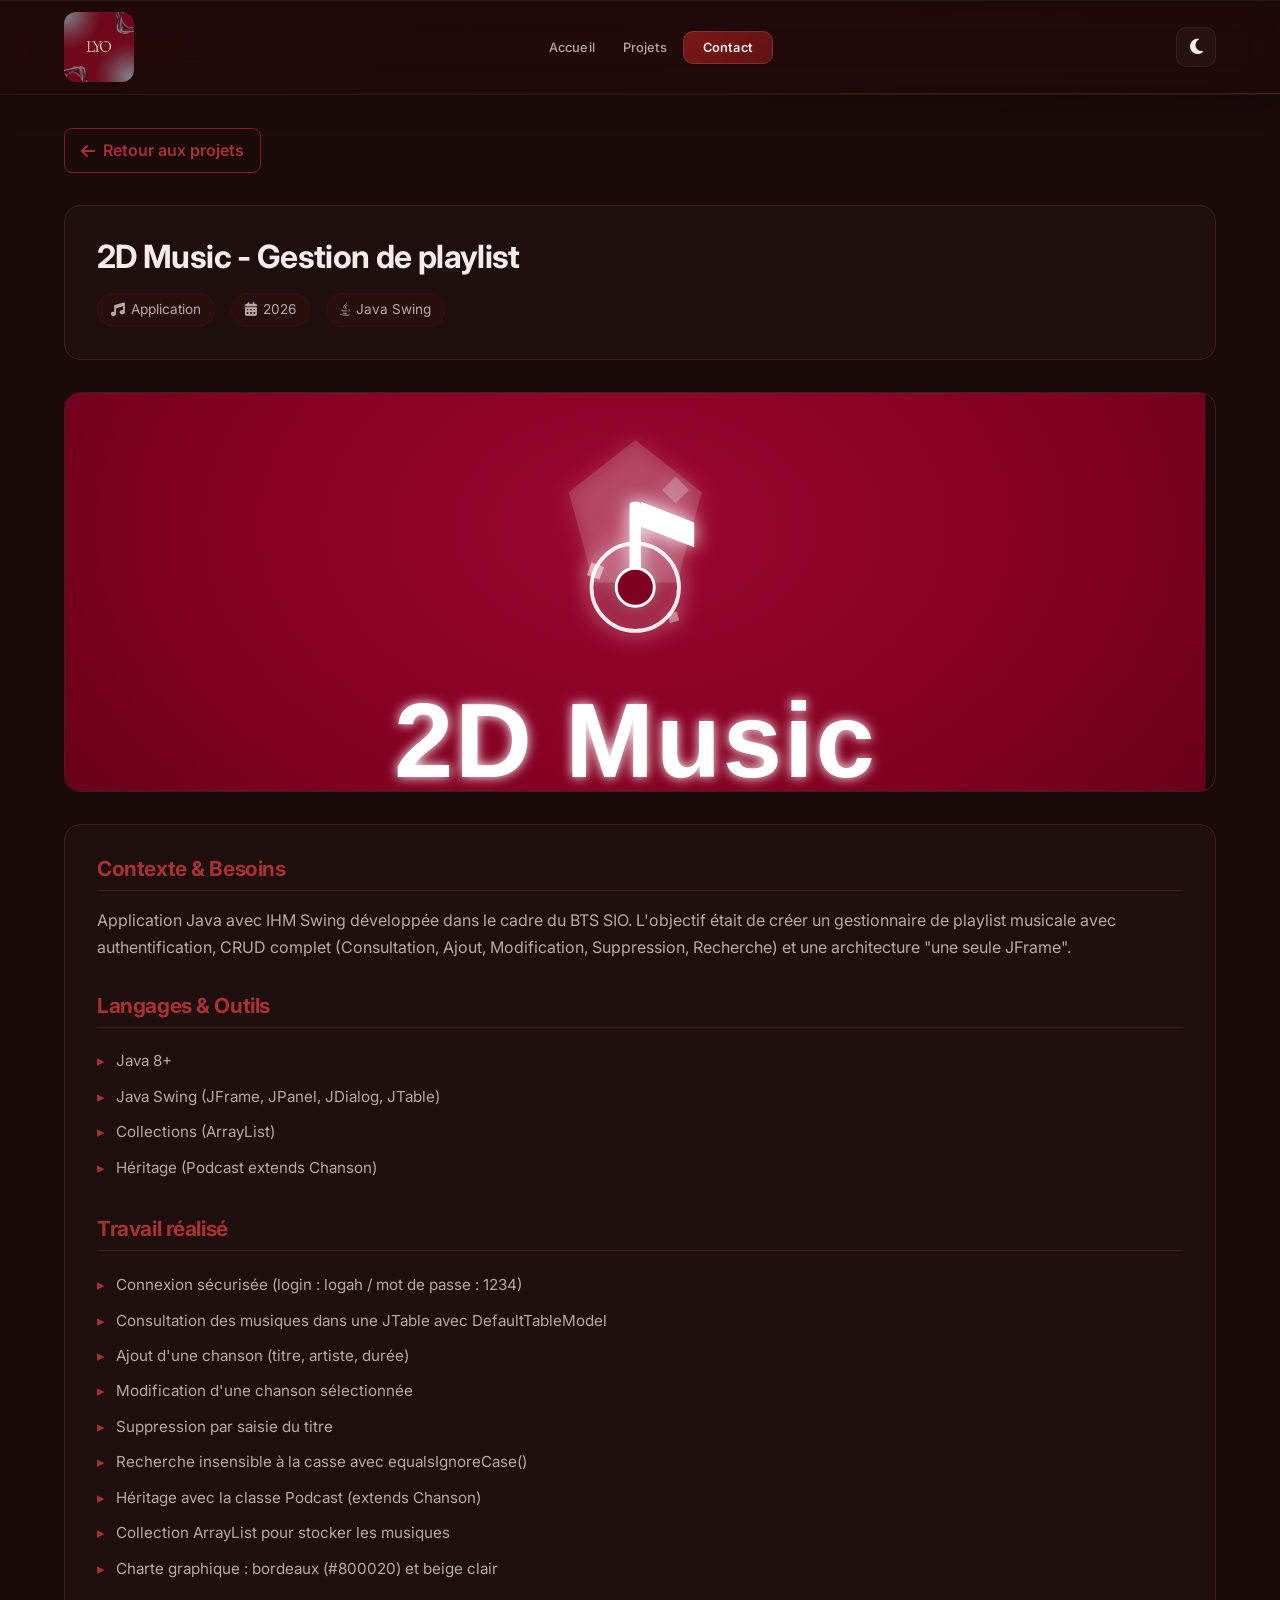
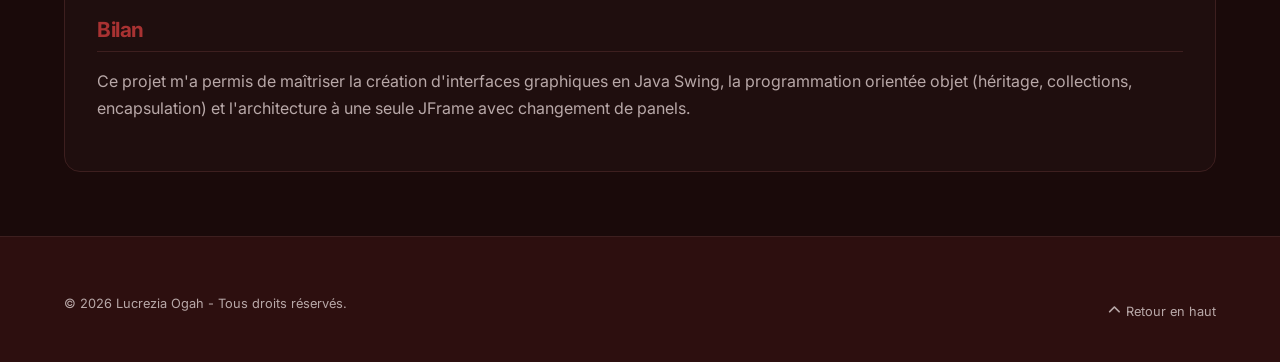
<file: projet-2d-music.html>
<!DOCTYPE html>
<html lang="fr">
<head>
    <meta charset="UTF-8">
    <meta name="viewport" content="width=device-width, initial-scale=1.0">
    <title>2D Music - Projet | Lucrezia Ogah</title>
    <link rel="stylesheet" href="style.css">
    <link rel="icon" href="image/Lyo.png">
    <link rel="stylesheet" href="https://cdnjs.cloudflare.com/ajax/libs/font-awesome/6.5.0/css/all.min.css">
    <link href="https://fonts.googleapis.com/css2?family=Inter:wght@300;400;500;600;700;800;900&display=swap" rel="stylesheet">
</head>
<body>

    <header id="main-header">
        <div class="conteneur">
            <nav>
                <div class="logo">
                    <img src="image/Lyo.png" alt="Logo LYO">
                </div>
                <ul class="liens-nav">
                    <li><a href="index.html">Accueil</a></li>
                    <li><a href="index.html#projets">Projets</a></li>
                    <li><a href="index.html#contact" class="nav-cta">Contact</a></li>
                </ul>
                <div class="nav-actions">
                    <button id="theme-toggle" class="theme-toggle" aria-label="Changer le thème">
                        <i class="fas fa-moon"></i>
                    </button>
                </div>
            </nav>
        </div>
    </header>

    <section class="page-detail-projet">
        <div class="conteneur">
            <a href="index.html#projets" class="btn-retour">
                <i class="fas fa-arrow-left"></i> Retour aux projets
            </a>

            <div class="detail-projet-header">
                <h1>2D Music - Gestion de playlist</h1>
                <div class="detail-projet-meta">
                    <span><i class="fas fa-music"></i> Application</span>
                    <span><i class="fas fa-calendar-alt"></i> 2026</span>
                    <span><i class="fab fa-java"></i> Java Swing</span>
                </div>
            </div>

            <img src="image/music_app_cover_2d_music_.svg" alt="2D Music" class="detail-projet-image">

            <div class="detail-projet-contenu">
                <h2>Contexte & Besoins</h2>
                <p>Application Java avec IHM Swing développée dans le cadre du BTS SIO. L'objectif était de créer un gestionnaire de playlist musicale avec authentification, CRUD complet (Consultation, Ajout, Modification, Suppression, Recherche) et une architecture "une seule JFrame".</p>

                <h2>Langages & Outils</h2>
                <ul>
                    <li>Java 8+</li>
                    <li>Java Swing (JFrame, JPanel, JDialog, JTable)</li>
                    <li>Collections (ArrayList)</li>
                    <li>Héritage (Podcast extends Chanson)</li>
                </ul>

                <h2>Travail réalisé</h2>
                <ul>
                    <li>Connexion sécurisée (login : logah / mot de passe : 1234)</li>
                    <li>Consultation des musiques dans une JTable avec DefaultTableModel</li>
                    <li>Ajout d'une chanson (titre, artiste, durée)</li>
                    <li>Modification d'une chanson sélectionnée</li>
                    <li>Suppression par saisie du titre</li>
                    <li>Recherche insensible à la casse avec equalsIgnoreCase()</li>
                    <li>Héritage avec la classe Podcast (extends Chanson)</li>
                    <li>Collection ArrayList pour stocker les musiques</li>
                    <li>Charte graphique : bordeaux (#800020) et beige clair</li>
                </ul>

                <h2>Bilan</h2>
                <p>Ce projet m'a permis de maîtriser la création d'interfaces graphiques en Java Swing, la programmation orientée objet (héritage, collections, encapsulation) et l'architecture à une seule JFrame avec changement de panels.</p>
            </div>
        </div>
    </section>

    <footer>
        <div class="conteneur">
            <div class="footer-bottom">
                <p>&copy; 2026 Lucrezia Ogah - Tous droits réservés.</p>
                <a href="#" class="retour-haut"><i class="fas fa-chevron-up"></i> Retour en haut</a>
            </div>
        </div>
    </footer>

    <script>
        const themeToggle = document.getElementById('theme-toggle');
        const icon = themeToggle.querySelector('i');
        const savedTheme = localStorage.getItem('theme');
        if (savedTheme === 'light') {
            document.body.classList.add('theme-clair');
            icon.classList.replace('fa-moon', 'fa-sun');
        }
        themeToggle.addEventListener('click', function() {
            document.body.classList.toggle('theme-clair');
            if (document.body.classList.contains('theme-clair')) {
                icon.classList.replace('fa-moon', 'fa-sun');
                localStorage.setItem('theme', 'light');
            } else {
                icon.classList.replace('fa-sun', 'fa-moon');
                localStorage.setItem('theme', 'dark');
            }
        });
    </script>
</body>
</html>
</file>
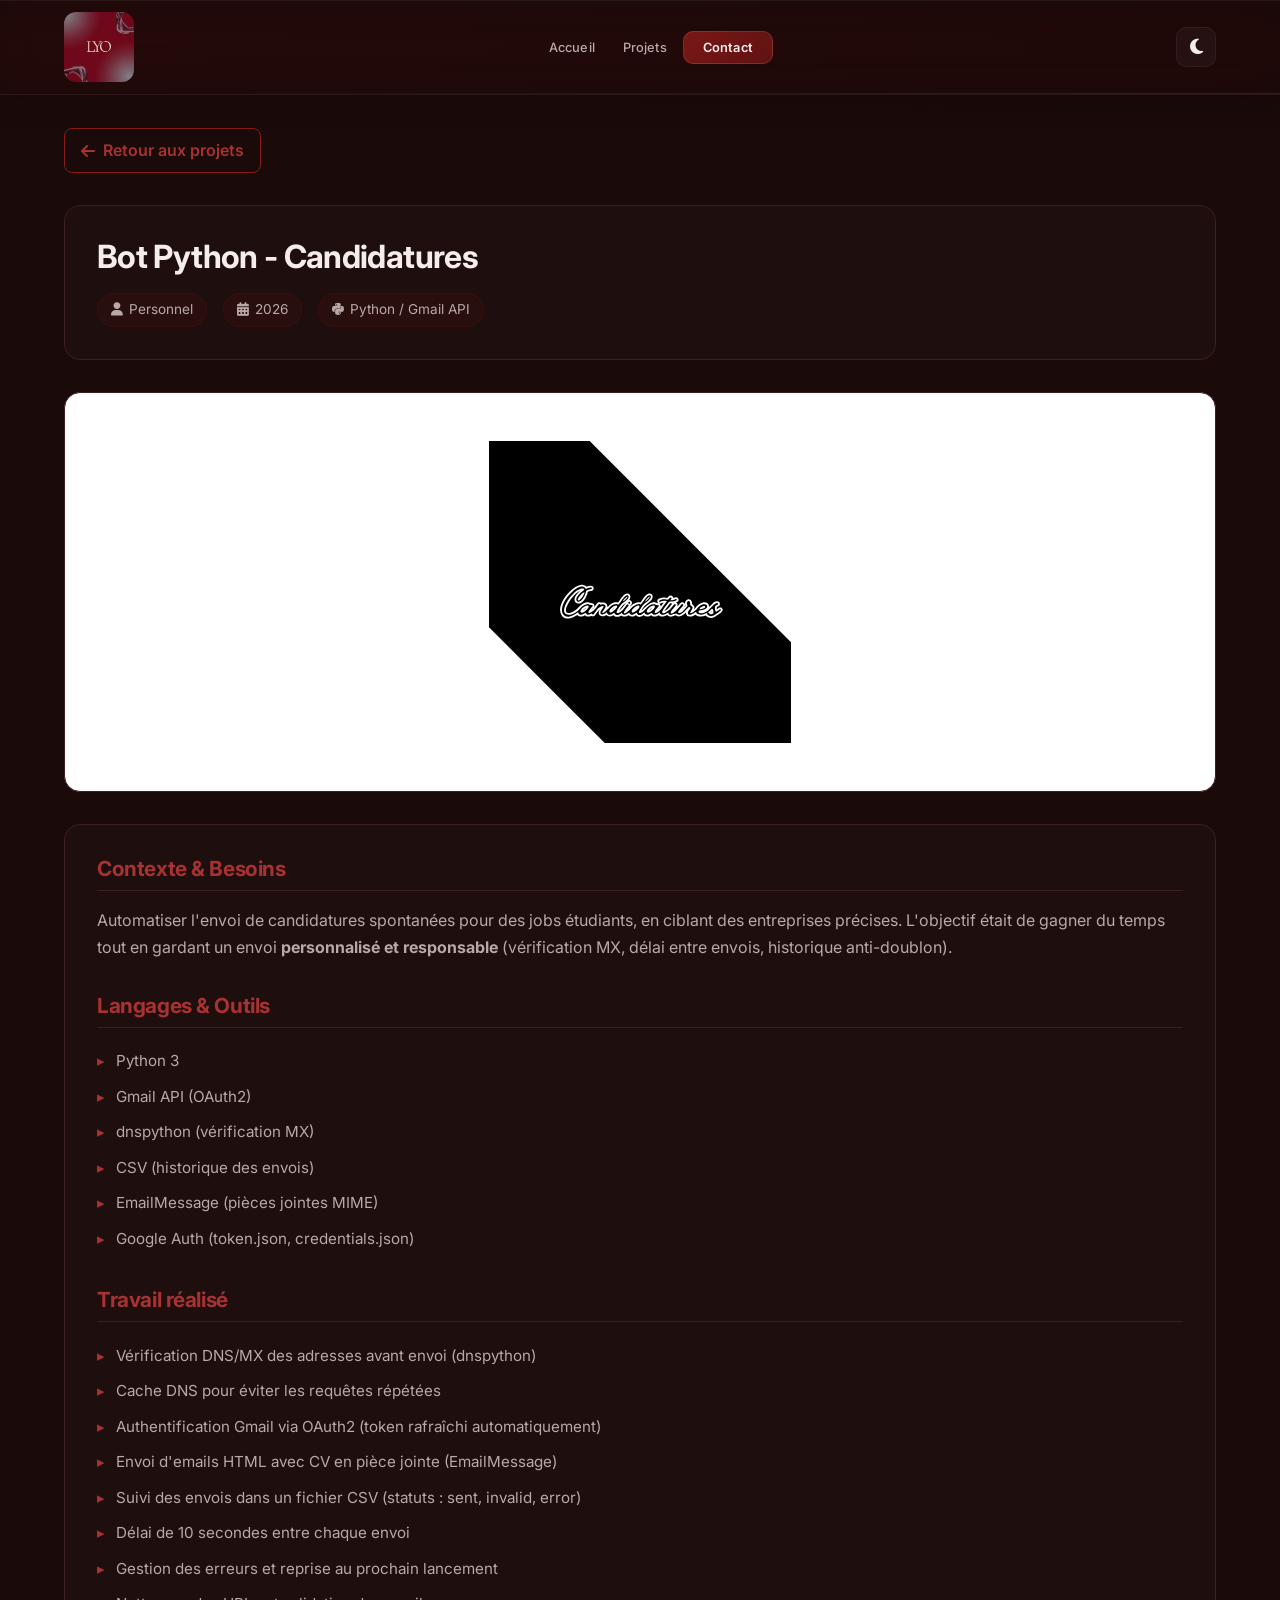
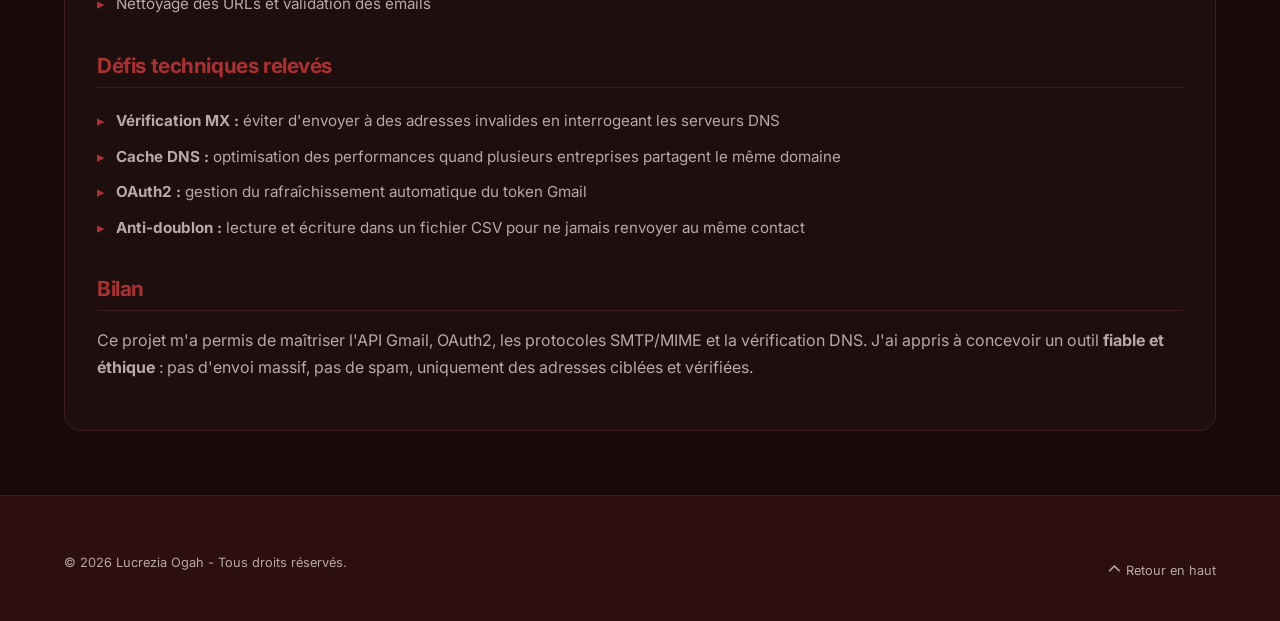
<file: projet-bot-candidatures.html>
<!DOCTYPE html>
<html lang="fr">
<head>
    <meta charset="UTF-8">
    <meta name="viewport" content="width=device-width, initial-scale=1.0">
    <title>Bot Candidatures - Projet | Lucrezia Ogah</title>
    <link rel="stylesheet" href="style.css">
    <link rel="icon" href="image/Lyo.png">
    <link rel="stylesheet" href="https://cdnjs.cloudflare.com/ajax/libs/font-awesome/6.5.0/css/all.min.css">
    <link href="https://fonts.googleapis.com/css2?family=Inter:wght@300;400;500;600;700;800;900&display=swap" rel="stylesheet">
</head>
<body>

    <header id="main-header">
        <div class="conteneur">
            <nav>
                <div class="logo">
                    <img src="image/Lyo.png" alt="Logo LYO">
                </div>
                <ul class="liens-nav">
                    <li><a href="index.html">Accueil</a></li>
                    <li><a href="index.html#projets">Projets</a></li>
                    <li><a href="index.html#contact" class="nav-cta">Contact</a></li>
                </ul>
                <div class="nav-actions">
                    <button id="theme-toggle" class="theme-toggle" aria-label="Changer le thème">
                        <i class="fas fa-moon"></i>
                    </button>
                </div>
            </nav>
        </div>
    </header>

    <section class="page-detail-projet">
        <div class="conteneur">
            <a href="index.html#projets" class="btn-retour">
                <i class="fas fa-arrow-left"></i> Retour aux projets
            </a>

            <div class="detail-projet-header">
                <h1>Bot Python - Candidatures</h1>
                <div class="detail-projet-meta">
                    <span><i class="fas fa-user"></i> Personnel</span>
                    <span><i class="fas fa-calendar-alt"></i> 2026</span>
                    <span><i class="fab fa-python"></i> Python / Gmail API</span>
                </div>
            </div>

            <!-- IMAGE AVEC FOND BLANC -->
            <img src="image/Bot-Candidatures.svg" alt="Bot Candidatures" class="detail-projet-image" style="object-fit: contain; background: #ffffff; padding: 3rem;">

            <div class="detail-projet-contenu">
                <h2>Contexte & Besoins</h2>
                <p>Automatiser l'envoi de candidatures spontanées pour des jobs étudiants, en ciblant des entreprises précises. L'objectif était de gagner du temps tout en gardant un envoi <strong>personnalisé et responsable</strong> (vérification MX, délai entre envois, historique anti-doublon).</p>

                <h2>Langages & Outils</h2>
                <ul>
                    <li>Python 3</li>
                    <li>Gmail API (OAuth2)</li>
                    <li>dnspython (vérification MX)</li>
                    <li>CSV (historique des envois)</li>
                    <li>EmailMessage (pièces jointes MIME)</li>
                    <li>Google Auth (token.json, credentials.json)</li>
                </ul>

                <h2>Travail réalisé</h2>
                <ul>
                    <li>Vérification DNS/MX des adresses avant envoi (dnspython)</li>
                    <li>Cache DNS pour éviter les requêtes répétées</li>
                    <li>Authentification Gmail via OAuth2 (token rafraîchi automatiquement)</li>
                    <li>Envoi d'emails HTML avec CV en pièce jointe (EmailMessage)</li>
                    <li>Suivi des envois dans un fichier CSV (statuts : sent, invalid, error)</li>
                    <li>Délai de 10 secondes entre chaque envoi</li>
                    <li>Gestion des erreurs et reprise au prochain lancement</li>
                    <li>Nettoyage des URLs et validation des emails</li>
                </ul>

                <h2>Défis techniques relevés</h2>
                <ul>
                    <li><strong>Vérification MX :</strong> éviter d'envoyer à des adresses invalides en interrogeant les serveurs DNS</li>
                    <li><strong>Cache DNS :</strong> optimisation des performances quand plusieurs entreprises partagent le même domaine</li>
                    <li><strong>OAuth2 :</strong> gestion du rafraîchissement automatique du token Gmail</li>
                    <li><strong>Anti-doublon :</strong> lecture et écriture dans un fichier CSV pour ne jamais renvoyer au même contact</li>
                </ul>

                <h2>Bilan</h2>
                <p>Ce projet m'a permis de maîtriser l'API Gmail, OAuth2, les protocoles SMTP/MIME et la vérification DNS. J'ai appris à concevoir un outil <strong>fiable et éthique</strong> : pas d'envoi massif, pas de spam, uniquement des adresses ciblées et vérifiées.</p>
            </div>
        </div>
    </section>

    <footer>
        <div class="conteneur">
            <div class="footer-bottom">
                <p>&copy; 2026 Lucrezia Ogah - Tous droits réservés.</p>
                <a href="#" class="retour-haut"><i class="fas fa-chevron-up"></i> Retour en haut</a>
            </div>
        </div>
    </footer>

    <script>
        const themeToggle = document.getElementById('theme-toggle');
        const icon = themeToggle.querySelector('i');
        const savedTheme = localStorage.getItem('theme');
        if (savedTheme === 'light') {
            document.body.classList.add('theme-clair');
            icon.classList.replace('fa-moon', 'fa-sun');
        }
        themeToggle.addEventListener('click', function() {
            document.body.classList.toggle('theme-clair');
            if (document.body.classList.contains('theme-clair')) {
                icon.classList.replace('fa-moon', 'fa-sun');
                localStorage.setItem('theme', 'light');
            } else {
                icon.classList.replace('fa-sun', 'fa-moon');
                localStorage.setItem('theme', 'dark');
            }
        });
    </script>
</body>
</html>
</file>
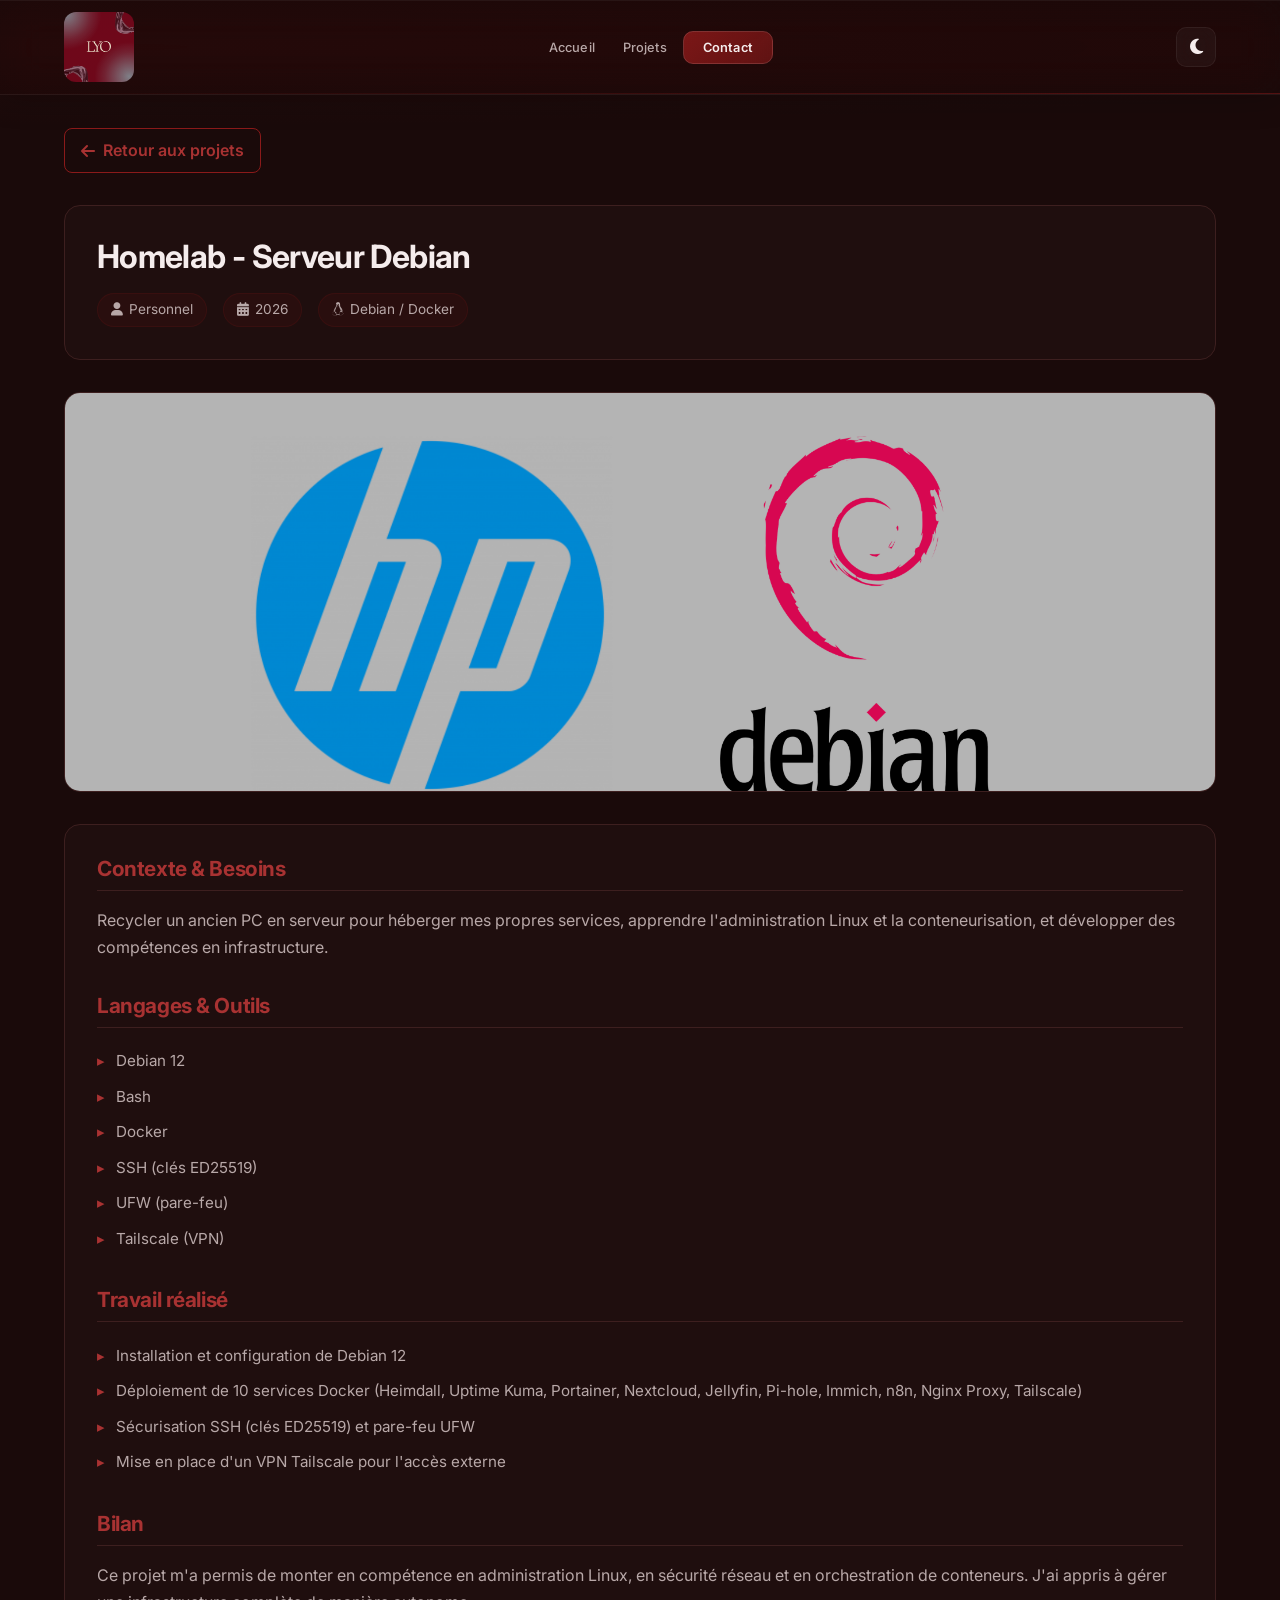
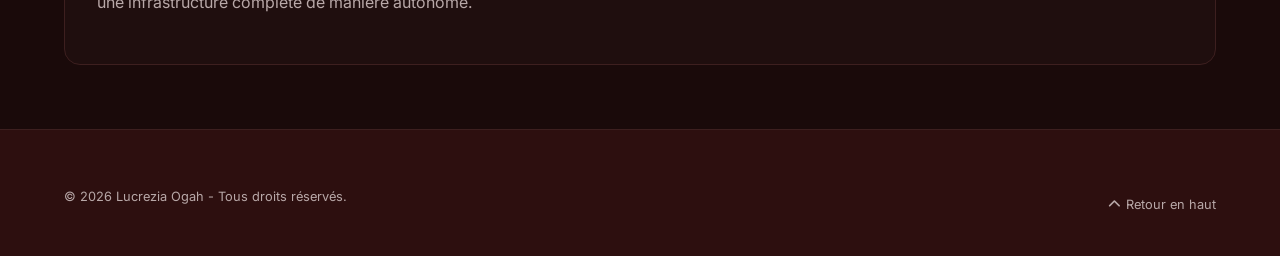
<file: projet-homelab.html>
<!DOCTYPE html>
<html lang="fr">
<head>
    <meta charset="UTF-8">
    <meta name="viewport" content="width=device-width, initial-scale=1.0">
    <title>Homelab - Projet | Lucrezia Ogah</title>
    <link rel="stylesheet" href="style.css">
    <link rel="icon" href="image/Lyo.png">
    <link rel="stylesheet" href="https://cdnjs.cloudflare.com/ajax/libs/font-awesome/6.5.0/css/all.min.css">
    <link href="https://fonts.googleapis.com/css2?family=Inter:wght@300;400;500;600;700;800;900&display=swap" rel="stylesheet">
</head>
<body>

    <header id="main-header">
        <div class="conteneur">
            <nav>
                <div class="logo">
                    <img src="image/Lyo.png" alt="Logo LYO">
                </div>
                <ul class="liens-nav">
                    <li><a href="index.html">Accueil</a></li>
                    <li><a href="index.html#projets">Projets</a></li>
                    <li><a href="index.html#contact" class="nav-cta">Contact</a></li>
                </ul>
                <div class="nav-actions">
                    <button id="theme-toggle" class="theme-toggle" aria-label="Changer le thème">
                        <i class="fas fa-moon"></i>
                    </button>
                </div>
            </nav>
        </div>
    </header>

    <section class="page-detail-projet">
        <div class="conteneur">
            <a href="index.html#projets" class="btn-retour">
                <i class="fas fa-arrow-left"></i> Retour aux projets
            </a>

            <div class="detail-projet-header">
                <h1>Homelab - Serveur Debian</h1>
                <div class="detail-projet-meta">
                    <span><i class="fas fa-user"></i> Personnel</span>
                    <span><i class="fas fa-calendar-alt"></i> 2026</span>
                    <span><i class="fab fa-linux"></i> Debian / Docker</span>
                </div>
            </div>

            <img src="image/HpDebian.png" alt="Homelab" class="detail-projet-image">

            <div class="detail-projet-contenu">
                <h2>Contexte & Besoins</h2>
                <p>Recycler un ancien PC en serveur pour héberger mes propres services, apprendre l'administration Linux et la conteneurisation, et développer des compétences en infrastructure.</p>

                <h2>Langages & Outils</h2>
                <ul>
                    <li>Debian 12</li>
                    <li>Bash</li>
                    <li>Docker</li>
                    <li>SSH (clés ED25519)</li>
                    <li>UFW (pare-feu)</li>
                    <li>Tailscale (VPN)</li>
                </ul>

                <h2>Travail réalisé</h2>
                <ul>
                    <li>Installation et configuration de Debian 12</li>
                    <li>Déploiement de 10 services Docker (Heimdall, Uptime Kuma, Portainer, Nextcloud, Jellyfin, Pi-hole, Immich, n8n, Nginx Proxy, Tailscale)</li>
                    <li>Sécurisation SSH (clés ED25519) et pare-feu UFW</li>
                    <li>Mise en place d'un VPN Tailscale pour l'accès externe</li>
                </ul>

                <h2>Bilan</h2>
                <p>Ce projet m'a permis de monter en compétence en administration Linux, en sécurité réseau et en orchestration de conteneurs. J'ai appris à gérer une infrastructure complète de manière autonome.</p>
            </div>
        </div>
    </section>

    <footer>
        <div class="conteneur">
            <div class="footer-bottom">
                <p>&copy; 2026 Lucrezia Ogah - Tous droits réservés.</p>
                <a href="#" class="retour-haut"><i class="fas fa-chevron-up"></i> Retour en haut</a>
            </div>
        </div>
    </footer>

    <script>
        const themeToggle = document.getElementById('theme-toggle');
        const icon = themeToggle.querySelector('i');
        const savedTheme = localStorage.getItem('theme');
        if (savedTheme === 'light') {
            document.body.classList.add('theme-clair');
            icon.classList.replace('fa-moon', 'fa-sun');
        }
        themeToggle.addEventListener('click', function() {
            document.body.classList.toggle('theme-clair');
            if (document.body.classList.contains('theme-clair')) {
                icon.classList.replace('fa-moon', 'fa-sun');
                localStorage.setItem('theme', 'light');
            } else {
                icon.classList.replace('fa-sun', 'fa-moon');
                localStorage.setItem('theme', 'dark');
            }
        });
    </script>
</body>
</html>
</file>
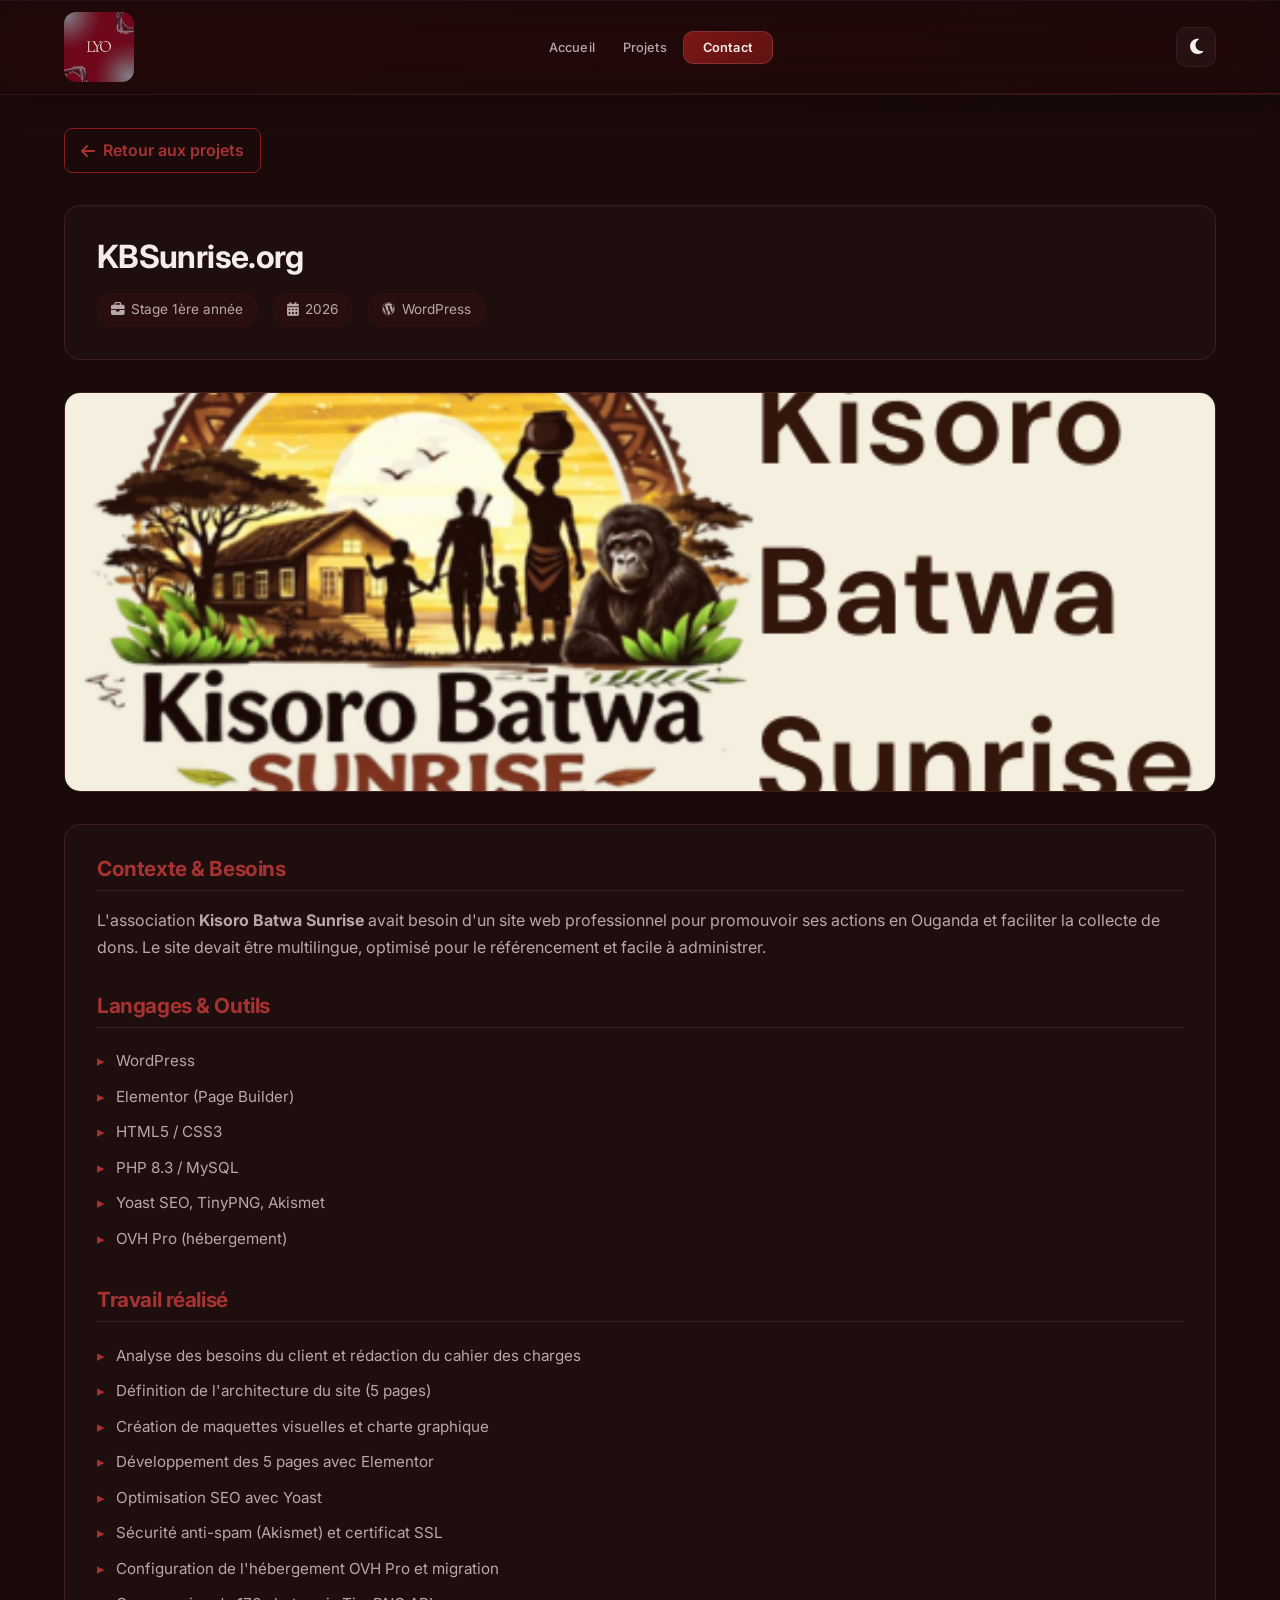
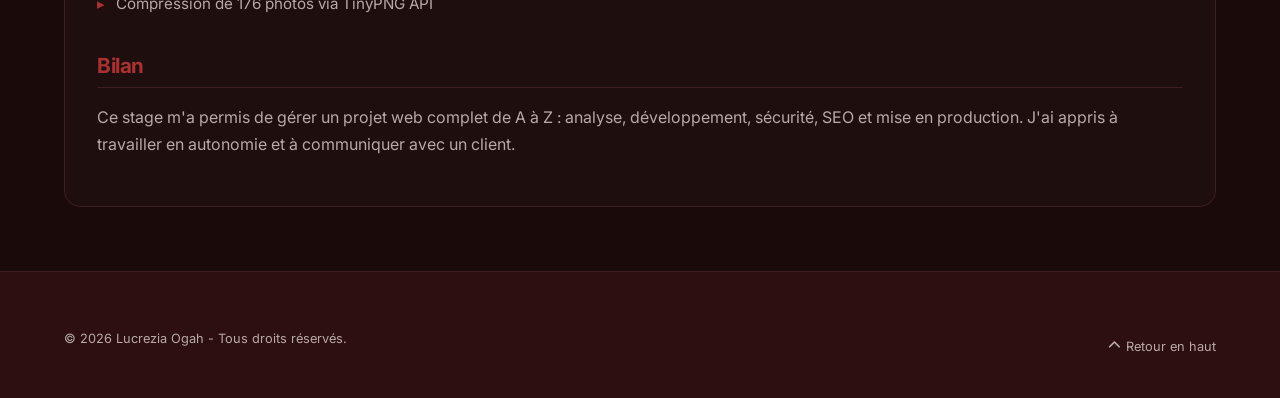
<file: projet-kbsunrise.html>
<!DOCTYPE html>
<html lang="fr">
<head>
    <meta charset="UTF-8">
    <meta name="viewport" content="width=device-width, initial-scale=1.0">
    <title>KBSunrise - Projet | Lucrezia Ogah</title>
    <link rel="stylesheet" href="style.css">
    <link rel="icon" href="image/Lyo.png">
    <link rel="stylesheet" href="https://cdnjs.cloudflare.com/ajax/libs/font-awesome/6.5.0/css/all.min.css">
    <link href="https://fonts.googleapis.com/css2?family=Inter:wght@300;400;500;600;700;800;900&display=swap" rel="stylesheet">
</head>
<body>

    <header id="main-header">
        <div class="conteneur">
            <nav>
                <div class="logo">
                    <img src="image/Lyo.png" alt="Logo LYO">
                </div>
                <ul class="liens-nav">
                    <li><a href="index.html">Accueil</a></li>
                    <li><a href="index.html#projets">Projets</a></li>
                    <li><a href="index.html#contact" class="nav-cta">Contact</a></li>
                </ul>
                <div class="nav-actions">
                    <button id="theme-toggle" class="theme-toggle" aria-label="Changer le thème">
                        <i class="fas fa-moon"></i>
                    </button>
                </div>
            </nav>
        </div>
    </header>

    <section class="page-detail-projet">
        <div class="conteneur">
            <a href="index.html#projets" class="btn-retour">
                <i class="fas fa-arrow-left"></i> Retour aux projets
            </a>

            <div class="detail-projet-header">
                <h1>KBSunrise.org</h1>
                <div class="detail-projet-meta">
                    <span><i class="fas fa-briefcase"></i> Stage 1ère année</span>
                    <span><i class="fas fa-calendar-alt"></i> 2026</span>
                    <span><i class="fab fa-wordpress"></i> WordPress</span>
                </div>
            </div>

            <img src="image/Kisoro Batwa Sunrise (2).png" alt="KBSunrise" class="detail-projet-image">

            <div class="detail-projet-contenu">
                <h2>Contexte & Besoins</h2>
                <p>L'association <strong>Kisoro Batwa Sunrise</strong> avait besoin d'un site web professionnel pour promouvoir ses actions en Ouganda et faciliter la collecte de dons. Le site devait être multilingue, optimisé pour le référencement et facile à administrer.</p>

                <h2>Langages & Outils</h2>
                <ul>
                    <li>WordPress</li>
                    <li>Elementor (Page Builder)</li>
                    <li>HTML5 / CSS3</li>
                    <li>PHP 8.3 / MySQL</li>
                    <li>Yoast SEO, TinyPNG, Akismet</li>
                    <li>OVH Pro (hébergement)</li>
                </ul>

                <h2>Travail réalisé</h2>
                <ul>
                    <li>Analyse des besoins du client et rédaction du cahier des charges</li>
                    <li>Définition de l'architecture du site (5 pages)</li>
                    <li>Création de maquettes visuelles et charte graphique</li>
                    <li>Développement des 5 pages avec Elementor</li>
                    <li>Optimisation SEO avec Yoast</li>
                    <li>Sécurité anti-spam (Akismet) et certificat SSL</li>
                    <li>Configuration de l'hébergement OVH Pro et migration</li>
                    <li>Compression de 176 photos via TinyPNG API</li>
                </ul>

                <h2>Bilan</h2>
                <p>Ce stage m'a permis de gérer un projet web complet de A à Z : analyse, développement, sécurité, SEO et mise en production. J'ai appris à travailler en autonomie et à communiquer avec un client.</p>
            </div>
        </div>
    </section>

    <footer>
        <div class="conteneur">
            <div class="footer-bottom">
                <p>&copy; 2026 Lucrezia Ogah - Tous droits réservés.</p>
                <a href="#" class="retour-haut"><i class="fas fa-chevron-up"></i> Retour en haut</a>
            </div>
        </div>
    </footer>

    <script>
        const themeToggle = document.getElementById('theme-toggle');
        const icon = themeToggle.querySelector('i');
        const savedTheme = localStorage.getItem('theme');
        if (savedTheme === 'light') {
            document.body.classList.add('theme-clair');
            icon.classList.replace('fa-moon', 'fa-sun');
        }
        themeToggle.addEventListener('click', function() {
            document.body.classList.toggle('theme-clair');
            if (document.body.classList.contains('theme-clair')) {
                icon.classList.replace('fa-moon', 'fa-sun');
                localStorage.setItem('theme', 'light');
            } else {
                icon.classList.replace('fa-sun', 'fa-moon');
                localStorage.setItem('theme', 'dark');
            }
        });
    </script>
</body>
</html>
</file>
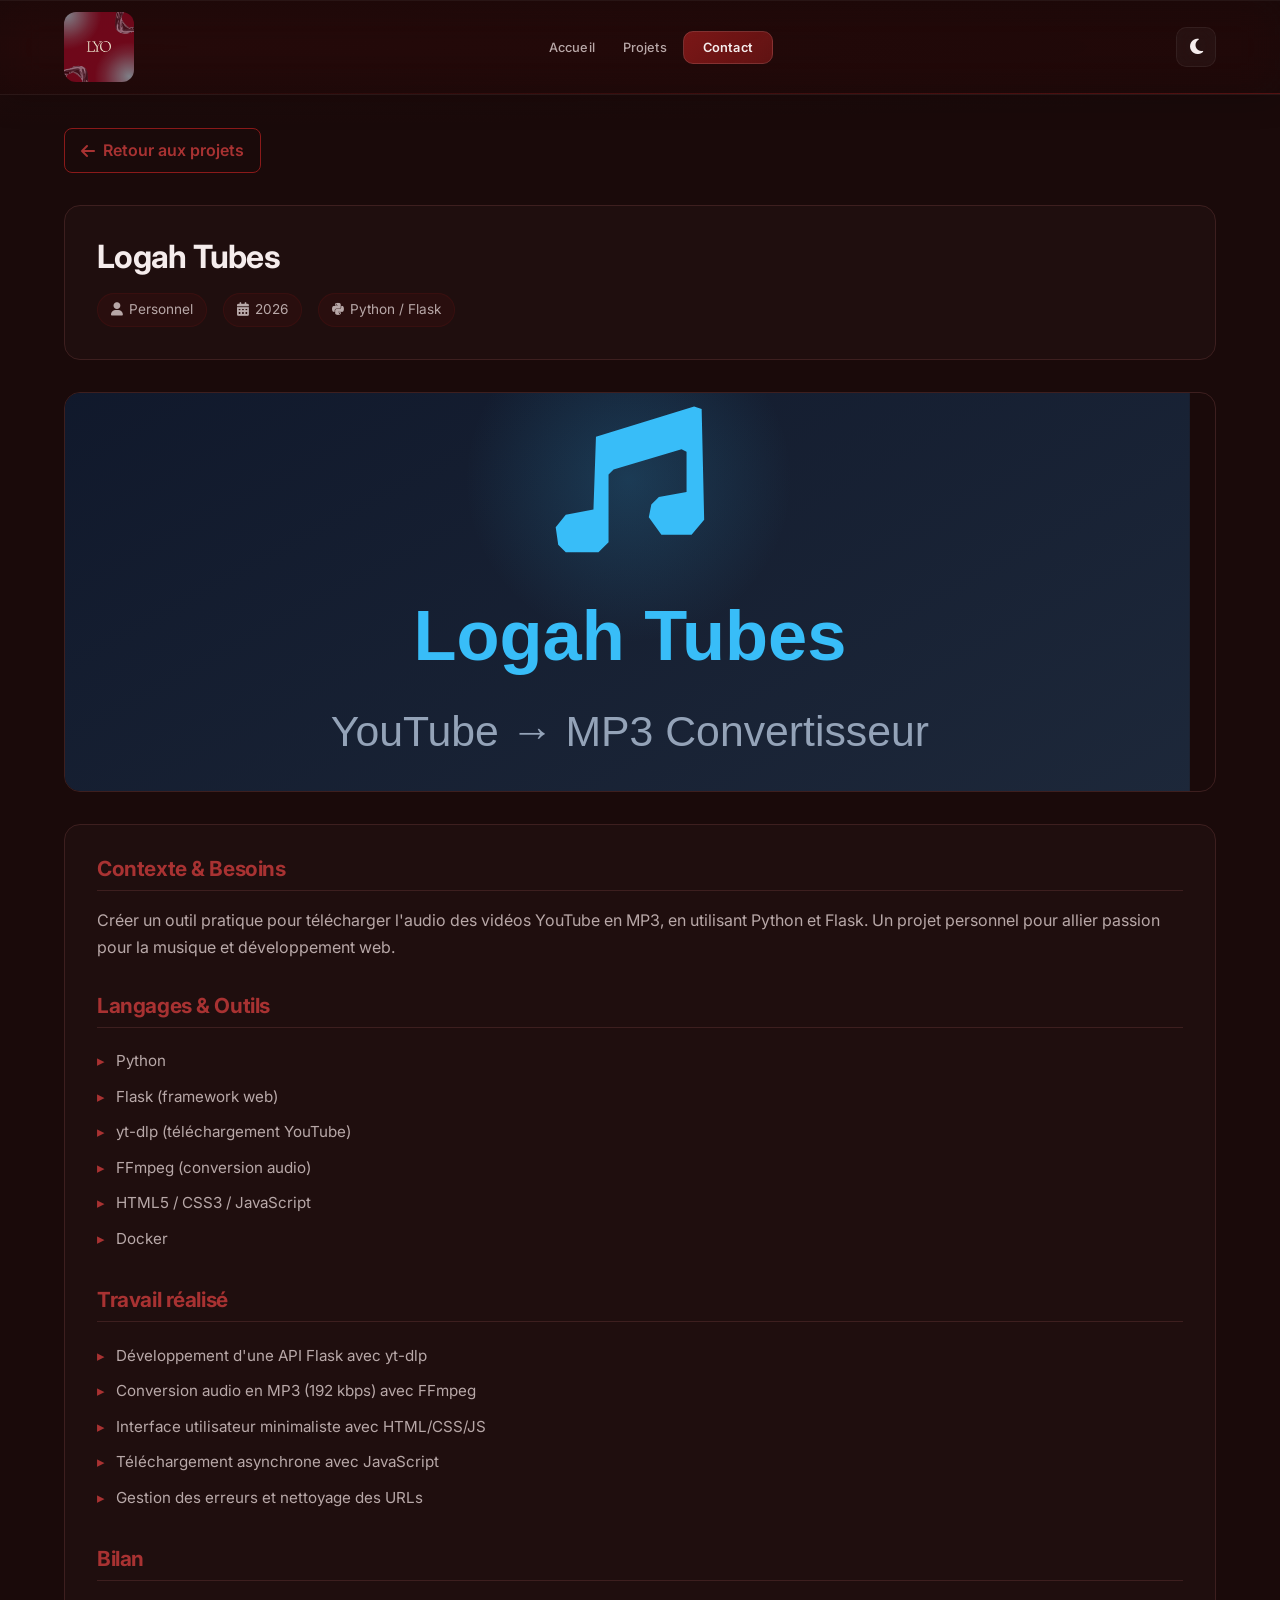
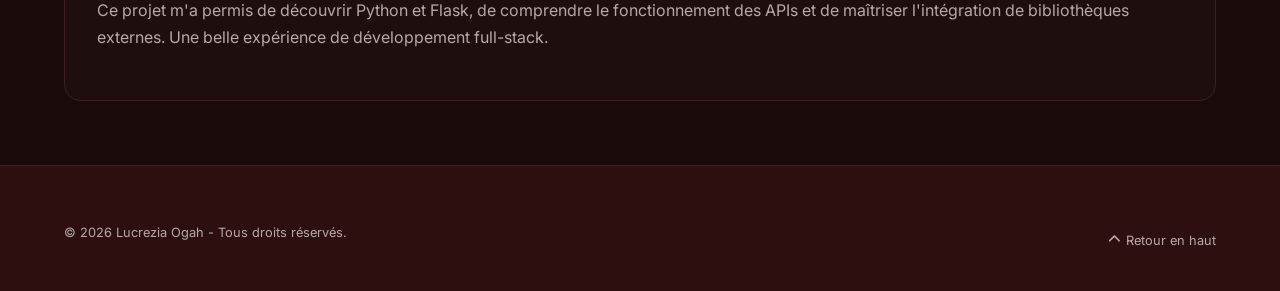
<file: projet-logah-tubes.html>
<!DOCTYPE html>
<html lang="fr">
<head>
    <meta charset="UTF-8">
    <meta name="viewport" content="width=device-width, initial-scale=1.0">
    <title>Logah Tubes - Projet | Lucrezia Ogah</title>
    <link rel="stylesheet" href="style.css">
    <link rel="icon" href="image/Lyo.png">
    <link rel="stylesheet" href="https://cdnjs.cloudflare.com/ajax/libs/font-awesome/6.5.0/css/all.min.css">
    <link href="https://fonts.googleapis.com/css2?family=Inter:wght@300;400;500;600;700;800;900&display=swap" rel="stylesheet">
</head>
<body>

    <header id="main-header">
        <div class="conteneur">
            <nav>
                <div class="logo">
                    <img src="image/Lyo.png" alt="Logo LYO">
                </div>
                <ul class="liens-nav">
                    <li><a href="index.html">Accueil</a></li>
                    <li><a href="index.html#projets">Projets</a></li>
                    <li><a href="index.html#contact" class="nav-cta">Contact</a></li>
                </ul>
                <div class="nav-actions">
                    <button id="theme-toggle" class="theme-toggle" aria-label="Changer le thème">
                        <i class="fas fa-moon"></i>
                    </button>
                </div>
            </nav>
        </div>
    </header>

    <section class="page-detail-projet">
        <div class="conteneur">
            <a href="index.html#projets" class="btn-retour">
                <i class="fas fa-arrow-left"></i> Retour aux projets
            </a>

            <div class="detail-projet-header">
                <h1>Logah Tubes</h1>
                <div class="detail-projet-meta">
                    <span><i class="fas fa-user"></i> Personnel</span>
                    <span><i class="fas fa-calendar-alt"></i> 2026</span>
                    <span><i class="fab fa-python"></i> Python / Flask</span>
                </div>
            </div>

            <img src="image/logah_tubes.svg" alt="Logah Tubes" class="detail-projet-image">

            <div class="detail-projet-contenu">
                <h2>Contexte & Besoins</h2>
                <p>Créer un outil pratique pour télécharger l'audio des vidéos YouTube en MP3, en utilisant Python et Flask. Un projet personnel pour allier passion pour la musique et développement web.</p>

                <h2>Langages & Outils</h2>
                <ul>
                    <li>Python</li>
                    <li>Flask (framework web)</li>
                    <li>yt-dlp (téléchargement YouTube)</li>
                    <li>FFmpeg (conversion audio)</li>
                    <li>HTML5 / CSS3 / JavaScript</li>
                    <li>Docker</li>
                </ul>

                <h2>Travail réalisé</h2>
                <ul>
                    <li>Développement d'une API Flask avec yt-dlp</li>
                    <li>Conversion audio en MP3 (192 kbps) avec FFmpeg</li>
                    <li>Interface utilisateur minimaliste avec HTML/CSS/JS</li>
                    <li>Téléchargement asynchrone avec JavaScript</li>
                    <li>Gestion des erreurs et nettoyage des URLs</li>
                </ul>

                <h2>Bilan</h2>
                <p>Ce projet m'a permis de découvrir Python et Flask, de comprendre le fonctionnement des APIs et de maîtriser l'intégration de bibliothèques externes. Une belle expérience de développement full-stack.</p>
            </div>
        </div>
    </section>

    <footer>
        <div class="conteneur">
            <div class="footer-bottom">
                <p>&copy; 2026 Lucrezia Ogah - Tous droits réservés.</p>
                <a href="#" class="retour-haut"><i class="fas fa-chevron-up"></i> Retour en haut</a>
            </div>
        </div>
    </footer>

    <script>
        const themeToggle = document.getElementById('theme-toggle');
        const icon = themeToggle.querySelector('i');
        const savedTheme = localStorage.getItem('theme');
        if (savedTheme === 'light') {
            document.body.classList.add('theme-clair');
            icon.classList.replace('fa-moon', 'fa-sun');
        }
        themeToggle.addEventListener('click', function() {
            document.body.classList.toggle('theme-clair');
            if (document.body.classList.contains('theme-clair')) {
                icon.classList.replace('fa-moon', 'fa-sun');
                localStorage.setItem('theme', 'light');
            } else {
                icon.classList.replace('fa-sun', 'fa-moon');
                localStorage.setItem('theme', 'dark');
            }
        });
    </script>
</body>
</html>
</file>
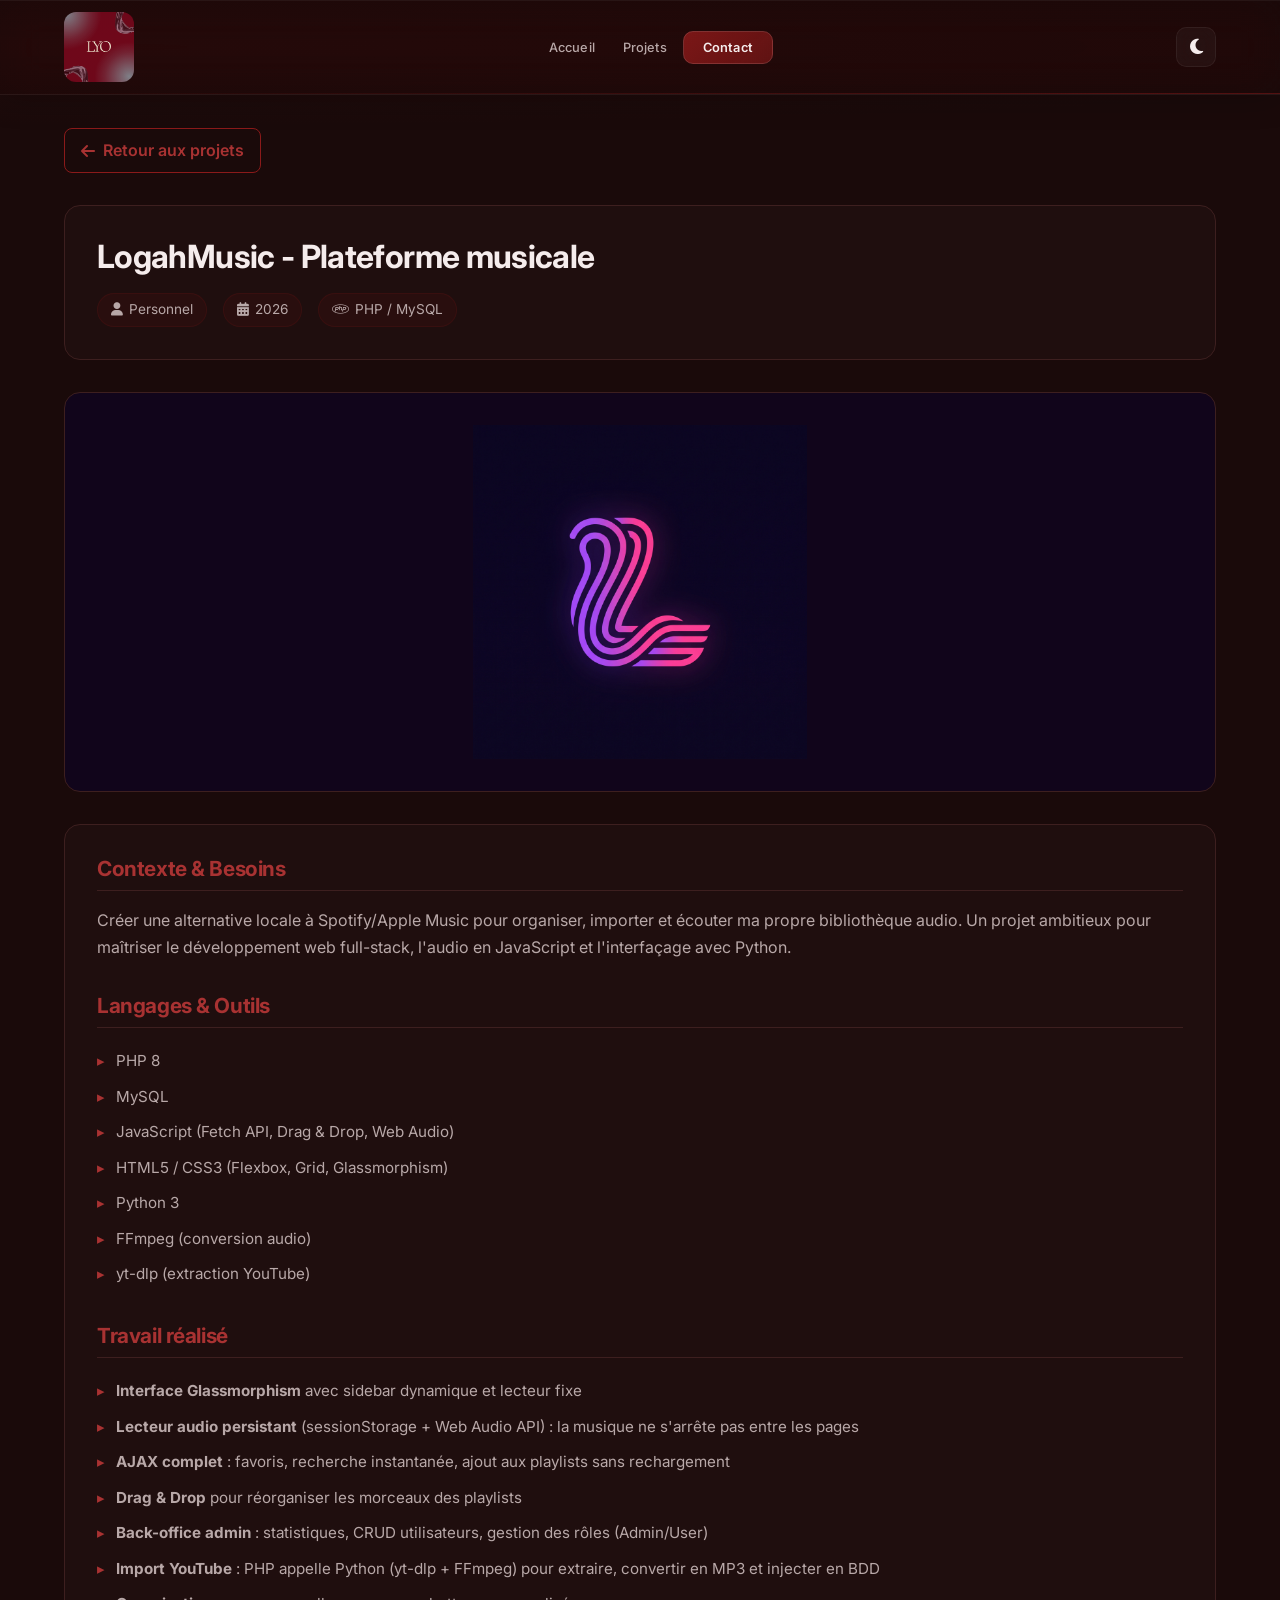
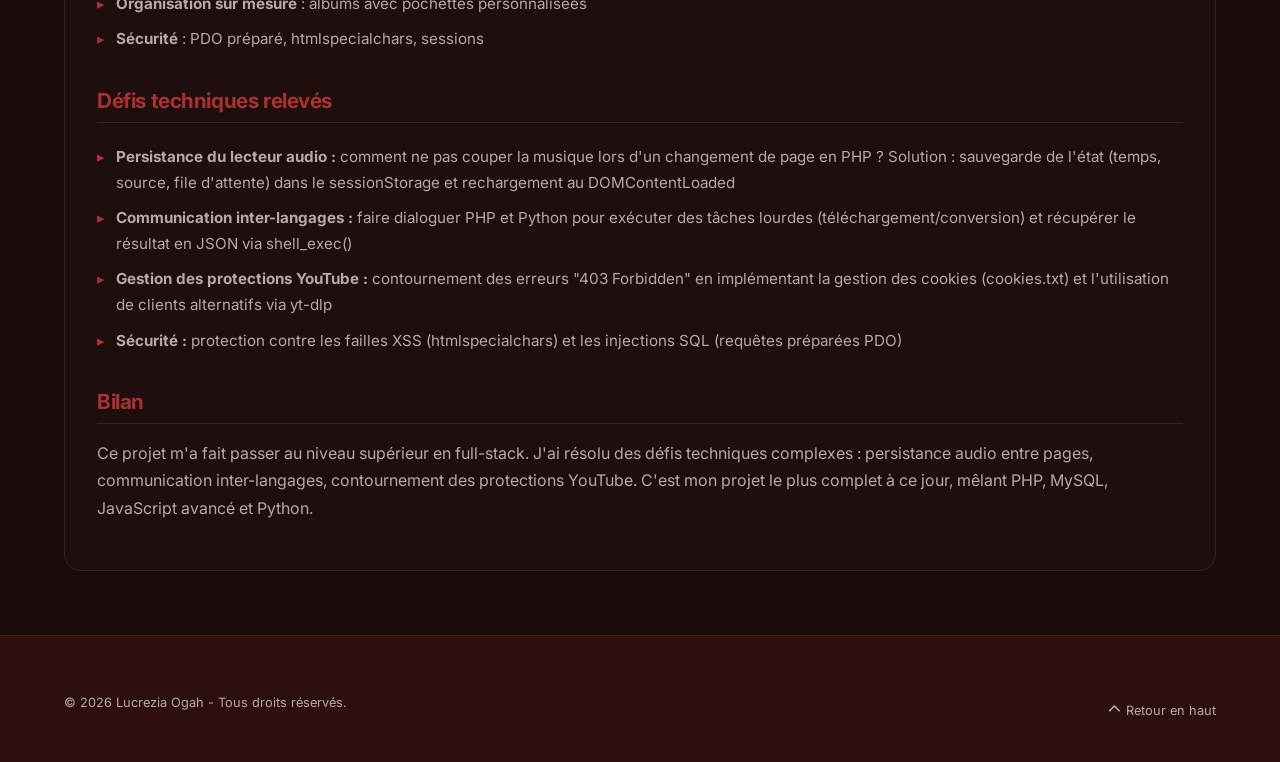
<file: projet-logahmusic.html>
<!DOCTYPE html>
<html lang="fr">
<head>
    <meta charset="UTF-8">
    <meta name="viewport" content="width=device-width, initial-scale=1.0">
    <title>LogahMusic - Projet | Lucrezia Ogah</title>
    <link rel="stylesheet" href="style.css">
    <link rel="icon" href="image/Lyo.png">
    <link rel="stylesheet" href="https://cdnjs.cloudflare.com/ajax/libs/font-awesome/6.5.0/css/all.min.css">
    <link href="https://fonts.googleapis.com/css2?family=Inter:wght@300;400;500;600;700;800;900&display=swap" rel="stylesheet">
</head>
<body>

    <header id="main-header">
        <div class="conteneur">
            <nav>
                <div class="logo">
                    <img src="image/Lyo.png" alt="Logo LYO">
                </div>
                <ul class="liens-nav">
                    <li><a href="index.html">Accueil</a></li>
                    <li><a href="index.html#projets">Projets</a></li>
                    <li><a href="index.html#contact" class="nav-cta">Contact</a></li>
                </ul>
                <div class="nav-actions">
                    <button id="theme-toggle" class="theme-toggle" aria-label="Changer le thème">
                        <i class="fas fa-moon"></i>
                    </button>
                </div>
            </nav>
        </div>
    </header>

    <section class="page-detail-projet">
        <div class="conteneur">
            <a href="index.html#projets" class="btn-retour">
                <i class="fas fa-arrow-left"></i> Retour aux projets
            </a>

            <div class="detail-projet-header">
                <h1>LogahMusic - Plateforme musicale</h1>
                <div class="detail-projet-meta">
                    <span><i class="fas fa-user"></i> Personnel</span>
                    <span><i class="fas fa-calendar-alt"></i> 2026</span>
                    <span><i class="fab fa-php"></i> PHP / MySQL</span>
                </div>
            </div>

            <!-- IMAGE AVEC FOND VIOLET SOMBRE FONDU -->
            <img src="image/LogahMusic.jpg" alt="LogahMusic" class="detail-projet-image" style="object-fit: contain; background: #11051b; padding: 2rem;">

            <div class="detail-projet-contenu">
                <h2>Contexte & Besoins</h2>
                <p>Créer une alternative locale à Spotify/Apple Music pour organiser, importer et écouter ma propre bibliothèque audio. Un projet ambitieux pour maîtriser le développement web full-stack, l'audio en JavaScript et l'interfaçage avec Python.</p>

                <h2>Langages & Outils</h2>
                <ul>
                    <li>PHP 8 </li>
                    <li>MySQL </li>
                    <li>JavaScript (Fetch API, Drag & Drop, Web Audio)</li>
                    <li>HTML5 / CSS3 (Flexbox, Grid, Glassmorphism)</li>
                    <li>Python 3</li>
                    <li>FFmpeg (conversion audio)</li>
                    <li>yt-dlp (extraction YouTube)</li>
                </ul>

                <h2>Travail réalisé</h2>
                <ul>
                    <li><strong>Interface Glassmorphism</strong> avec sidebar dynamique et lecteur fixe</li>
                    <li><strong>Lecteur audio persistant</strong> (sessionStorage + Web Audio API) : la musique ne s'arrête pas entre les pages</li>
                    <li><strong>AJAX complet</strong> : favoris, recherche instantanée, ajout aux playlists sans rechargement</li>
                    <li><strong>Drag & Drop</strong> pour réorganiser les morceaux des playlists</li>
                    <li><strong>Back-office admin</strong> : statistiques, CRUD utilisateurs, gestion des rôles (Admin/User)</li>
                    <li><strong>Import YouTube</strong> : PHP appelle Python (yt-dlp + FFmpeg) pour extraire, convertir en MP3 et injecter en BDD</li>
                    <li><strong>Organisation sur mesure</strong> : albums avec pochettes personnalisées</li>
                    <li><strong>Sécurité</strong> : PDO préparé, htmlspecialchars, sessions</li>
                </ul>

                <h2>Défis techniques relevés</h2>
                <ul>
                    <li><strong>Persistance du lecteur audio :</strong> comment ne pas couper la musique lors d'un changement de page en PHP ? Solution : sauvegarde de l'état (temps, source, file d'attente) dans le sessionStorage et rechargement au DOMContentLoaded</li>
                    <li><strong>Communication inter-langages :</strong> faire dialoguer PHP et Python pour exécuter des tâches lourdes (téléchargement/conversion) et récupérer le résultat en JSON via shell_exec()</li>
                    <li><strong>Gestion des protections YouTube :</strong> contournement des erreurs "403 Forbidden" en implémentant la gestion des cookies (cookies.txt) et l'utilisation de clients alternatifs via yt-dlp</li>
                    <li><strong>Sécurité :</strong> protection contre les failles XSS (htmlspecialchars) et les injections SQL (requêtes préparées PDO)</li>
                </ul>

                <h2>Bilan</h2>
                <p>Ce projet m'a fait passer au niveau supérieur en full-stack. J'ai résolu des défis techniques complexes : persistance audio entre pages, communication inter-langages, contournement des protections YouTube. C'est mon projet le plus complet à ce jour, mêlant PHP, MySQL, JavaScript avancé et Python.</p>

            </div>
        </div>
    </section>

    <footer>
        <div class="conteneur">
            <div class="footer-bottom">
                <p>&copy; 2026 Lucrezia Ogah - Tous droits réservés.</p>
                <a href="#" class="retour-haut"><i class="fas fa-chevron-up"></i> Retour en haut</a>
            </div>
        </div>
    </footer>

    <script>
        const themeToggle = document.getElementById('theme-toggle');
        const icon = themeToggle.querySelector('i');
        const savedTheme = localStorage.getItem('theme');
        if (savedTheme === 'light') {
            document.body.classList.add('theme-clair');
            icon.classList.replace('fa-moon', 'fa-sun');
        }
        themeToggle.addEventListener('click', function() {
            document.body.classList.toggle('theme-clair');
            if (document.body.classList.contains('theme-clair')) {
                icon.classList.replace('fa-moon', 'fa-sun');
                localStorage.setItem('theme', 'light');
            } else {
                icon.classList.replace('fa-sun', 'fa-moon');
                localStorage.setItem('theme', 'dark');
            }
        });
    </script>
</body>
</html>
</file>
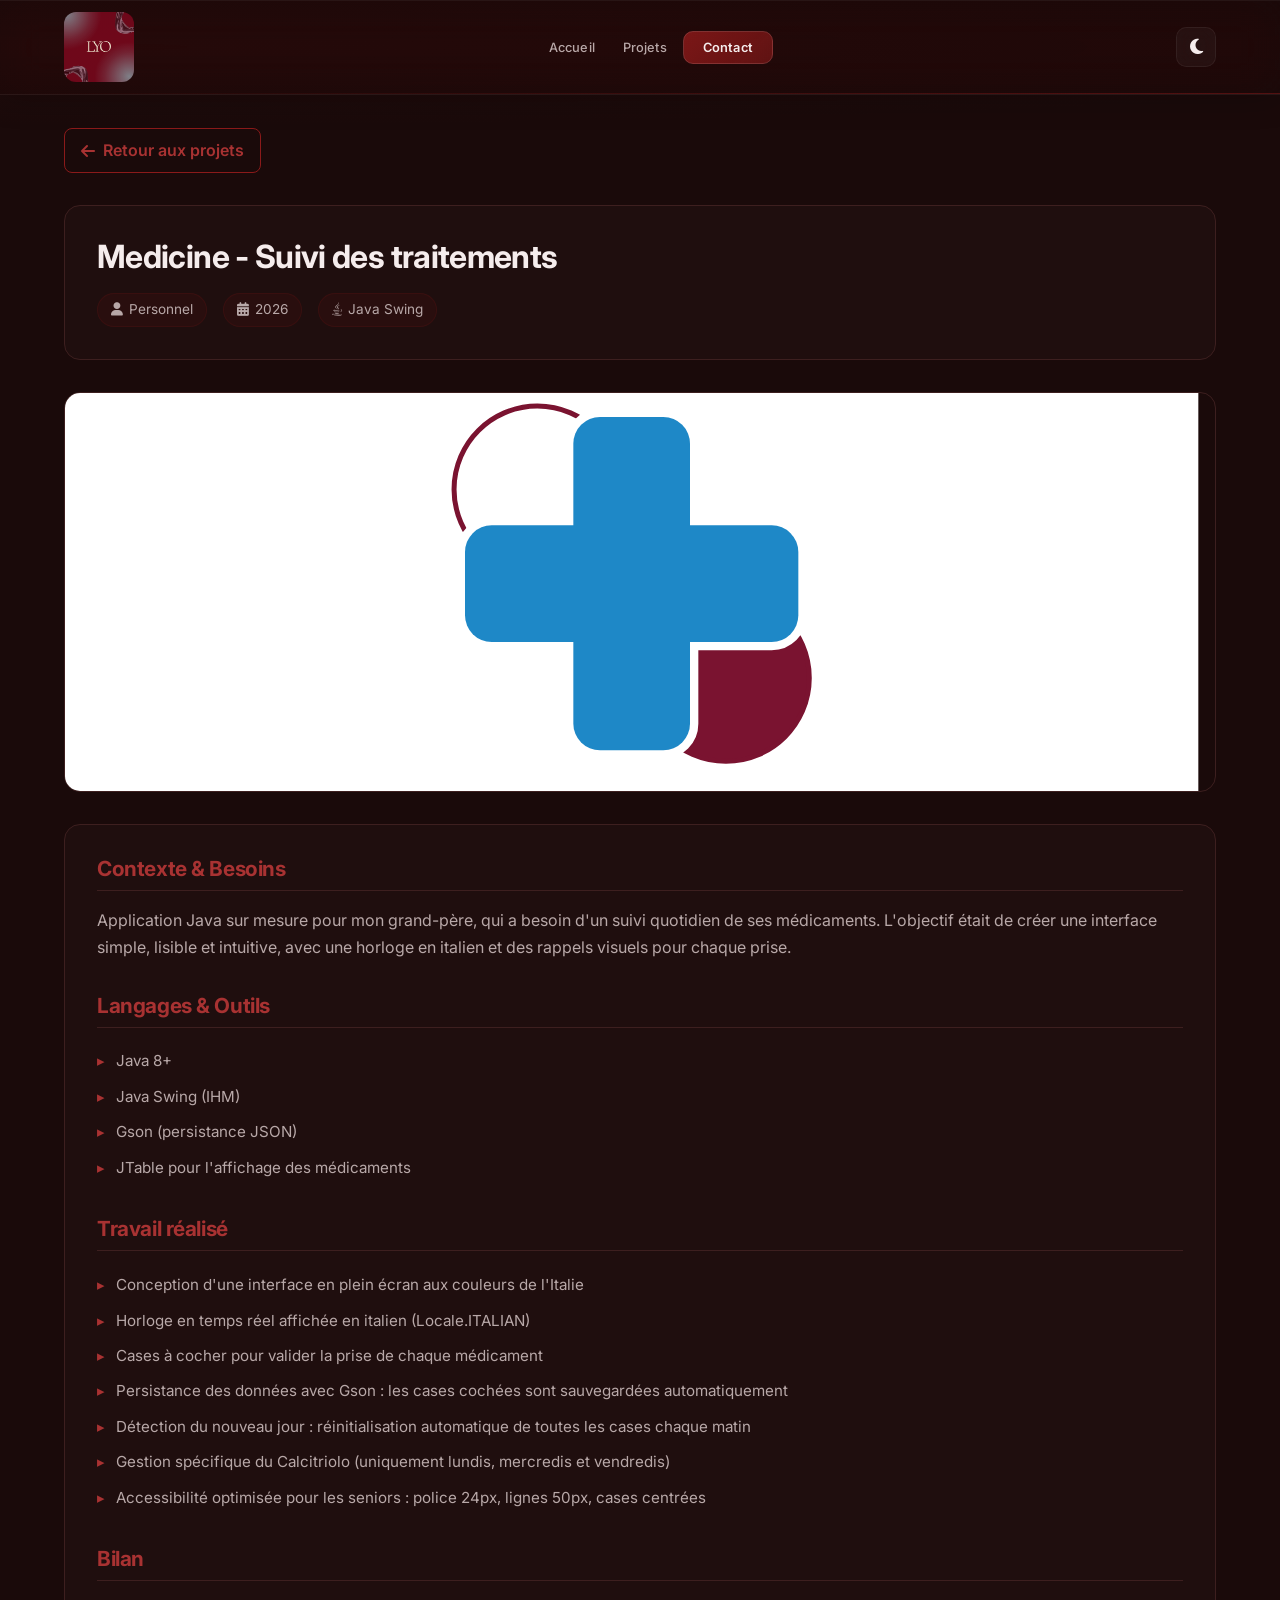
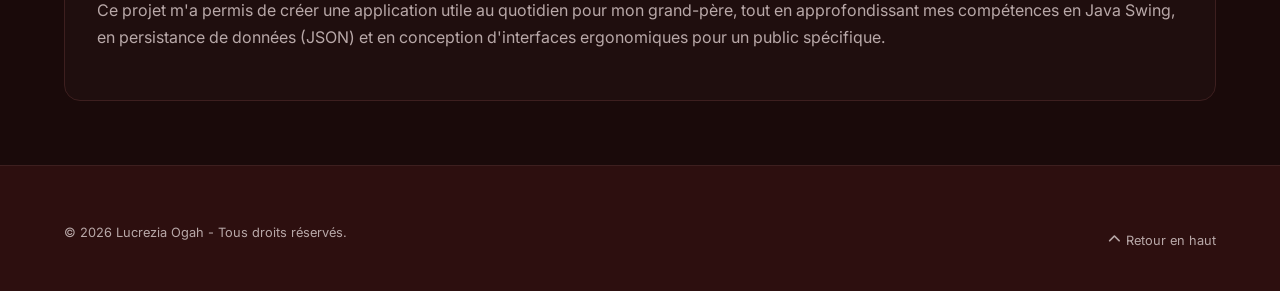
<file: projet-medicine-mauro.html>
<!DOCTYPE html>
<html lang="fr">
<head>
    <meta charset="UTF-8">
    <meta name="viewport" content="width=device-width, initial-scale=1.0">
    <title>Medicine Mauro - Projet | Lucrezia Ogah</title>
    <link rel="stylesheet" href="style.css">
    <link rel="icon" href="image/Lyo.png">
    <link rel="stylesheet" href="https://cdnjs.cloudflare.com/ajax/libs/font-awesome/6.5.0/css/all.min.css">
    <link href="https://fonts.googleapis.com/css2?family=Inter:wght@300;400;500;600;700;800;900&display=swap" rel="stylesheet">
</head>
<body>

    <header id="main-header">
        <div class="conteneur">
            <nav>
                <div class="logo">
                    <img src="image/Lyo.png" alt="Logo LYO">
                </div>
                <ul class="liens-nav">
                    <li><a href="index.html">Accueil</a></li>
                    <li><a href="index.html#projets">Projets</a></li>
                    <li><a href="index.html#contact" class="nav-cta">Contact</a></li>
                </ul>
                <div class="nav-actions">
                    <button id="theme-toggle" class="theme-toggle" aria-label="Changer le thème">
                        <i class="fas fa-moon"></i>
                    </button>
                </div>
            </nav>
        </div>
    </header>

    <section class="page-detail-projet">
        <div class="conteneur">
            <a href="index.html#projets" class="btn-retour">
                <i class="fas fa-arrow-left"></i> Retour aux projets
            </a>

            <div class="detail-projet-header">
                <h1>Medicine - Suivi des traitements</h1>
                <div class="detail-projet-meta">
                    <span><i class="fas fa-user"></i> Personnel</span>
                    <span><i class="fas fa-calendar-alt"></i> 2026</span>
                    <span><i class="fab fa-java"></i> Java Swing</span>
                </div>
            </div>

            <img src="image/medicine_mauro_logo.svg" alt="Medicine Mauro" class="detail-projet-image">

            <div class="detail-projet-contenu">
                <h2>Contexte & Besoins</h2>
                <p>Application Java sur mesure pour mon grand-père, qui a besoin d'un suivi quotidien de ses médicaments. L'objectif était de créer une interface simple, lisible et intuitive, avec une horloge en italien et des rappels visuels pour chaque prise.</p>

                <h2>Langages & Outils</h2>
                <ul>
                    <li>Java 8+</li>
                    <li>Java Swing (IHM)</li>
                    <li>Gson (persistance JSON)</li>
                    <li>JTable pour l'affichage des médicaments</li>
                </ul>

                <h2>Travail réalisé</h2>
                <ul>
                    <li>Conception d'une interface en plein écran aux couleurs de l'Italie</li>
                    <li>Horloge en temps réel affichée en italien (Locale.ITALIAN)</li>
                    <li>Cases à cocher pour valider la prise de chaque médicament</li>
                    <li>Persistance des données avec Gson : les cases cochées sont sauvegardées automatiquement</li>
                    <li>Détection du nouveau jour : réinitialisation automatique de toutes les cases chaque matin</li>
                    <li>Gestion spécifique du Calcitriolo (uniquement lundis, mercredis et vendredis)</li>
                    <li>Accessibilité optimisée pour les seniors : police 24px, lignes 50px, cases centrées</li>
                </ul>

                <h2>Bilan</h2>
                <p>Ce projet m'a permis de créer une application utile au quotidien pour mon grand-père, tout en approfondissant mes compétences en Java Swing, en persistance de données (JSON) et en conception d'interfaces ergonomiques pour un public spécifique.</p>
            </div>
        </div>
    </section>

    <footer>
        <div class="conteneur">
            <div class="footer-bottom">
                <p>&copy; 2026 Lucrezia Ogah - Tous droits réservés.</p>
                <a href="#" class="retour-haut"><i class="fas fa-chevron-up"></i> Retour en haut</a>
            </div>
        </div>
    </footer>

    <script>
        const themeToggle = document.getElementById('theme-toggle');
        const icon = themeToggle.querySelector('i');
        const savedTheme = localStorage.getItem('theme');
        if (savedTheme === 'light') {
            document.body.classList.add('theme-clair');
            icon.classList.replace('fa-moon', 'fa-sun');
        }
        themeToggle.addEventListener('click', function() {
            document.body.classList.toggle('theme-clair');
            if (document.body.classList.contains('theme-clair')) {
                icon.classList.replace('fa-moon', 'fa-sun');
                localStorage.setItem('theme', 'light');
            } else {
                icon.classList.replace('fa-sun', 'fa-moon');
                localStorage.setItem('theme', 'dark');
            }
        });
    </script>
</body>
</html>
</file>
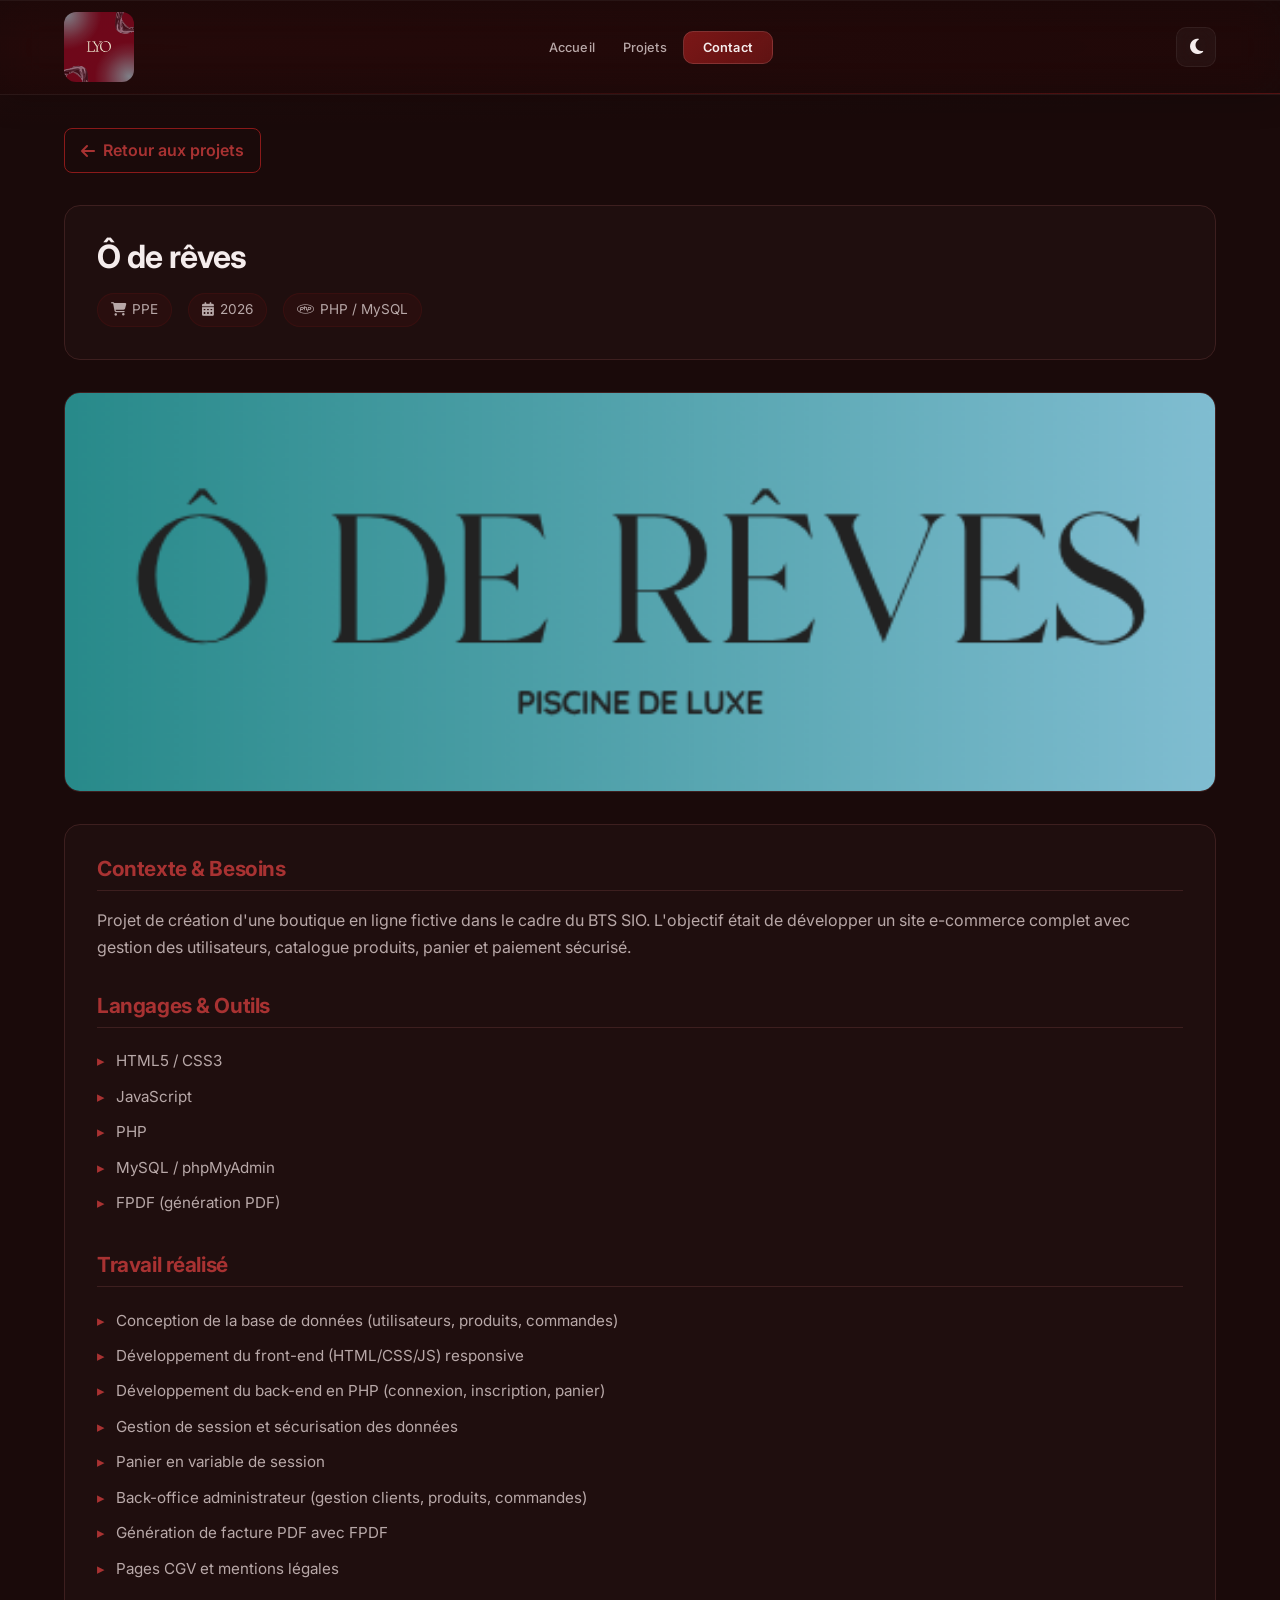
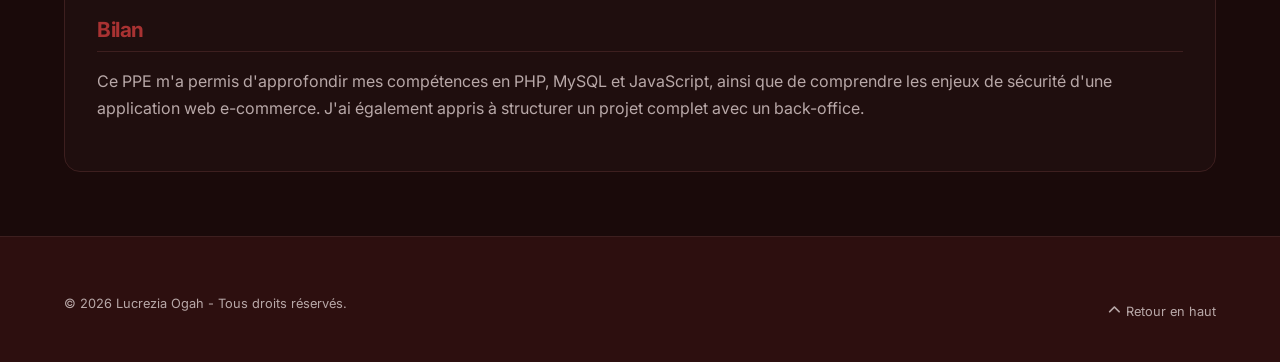
<file: projet-o-de-reves.html>
<!DOCTYPE html>
<html lang="fr">
<head>
    <meta charset="UTF-8">
    <meta name="viewport" content="width=device-width, initial-scale=1.0">
    <title>Ô de rêves - Projet | Lucrezia Ogah</title>
    <link rel="stylesheet" href="style.css">
    <link rel="icon" href="image/Lyo.png">
    <link rel="stylesheet" href="https://cdnjs.cloudflare.com/ajax/libs/font-awesome/6.5.0/css/all.min.css">
    <link href="https://fonts.googleapis.com/css2?family=Inter:wght@300;400;500;600;700;800;900&display=swap" rel="stylesheet">
</head>
<body>

    <header id="main-header">
        <div class="conteneur">
            <nav>
                <div class="logo">
                    <img src="image/Lyo.png" alt="Logo LYO">
                </div>
                <ul class="liens-nav">
                    <li><a href="index.html">Accueil</a></li>
                    <li><a href="index.html#projets">Projets</a></li>
                    <li><a href="index.html#contact" class="nav-cta">Contact</a></li>
                </ul>
                <div class="nav-actions">
                    <button id="theme-toggle" class="theme-toggle" aria-label="Changer le thème">
                        <i class="fas fa-moon"></i>
                    </button>
                </div>
            </nav>
        </div>
    </header>

    <section class="page-detail-projet">
        <div class="conteneur">
            <a href="index.html#projets" class="btn-retour">
                <i class="fas fa-arrow-left"></i> Retour aux projets
            </a>

            <div class="detail-projet-header">
                <h1>Ô de rêves</h1>
                <div class="detail-projet-meta">
                    <span><i class="fas fa-shopping-cart"></i> PPE</span>
                    <span><i class="fas fa-calendar-alt"></i> 2026</span>
                    <span><i class="fab fa-php"></i> PHP / MySQL</span>
                </div>
            </div>

            <img src="image/O de reves.png" alt="Ô de rêves" class="detail-projet-image">

            <div class="detail-projet-contenu">
                <h2>Contexte & Besoins</h2>
                <p>Projet de création d'une boutique en ligne fictive dans le cadre du BTS SIO. L'objectif était de développer un site e-commerce complet avec gestion des utilisateurs, catalogue produits, panier et paiement sécurisé.</p>

                <h2>Langages & Outils</h2>
                <ul>
                    <li>HTML5 / CSS3</li>
                    <li>JavaScript</li>
                    <li>PHP</li>
                    <li>MySQL / phpMyAdmin</li>
                    <li>FPDF (génération PDF)</li>
                </ul>

                <h2>Travail réalisé</h2>
                <ul>
                    <li>Conception de la base de données (utilisateurs, produits, commandes)</li>
                    <li>Développement du front-end (HTML/CSS/JS) responsive</li>
                    <li>Développement du back-end en PHP (connexion, inscription, panier)</li>
                    <li>Gestion de session et sécurisation des données</li>
                    <li>Panier en variable de session</li>
                    <li>Back-office administrateur (gestion clients, produits, commandes)</li>
                    <li>Génération de facture PDF avec FPDF</li>
                    <li>Pages CGV et mentions légales</li>
                </ul>

                <h2>Bilan</h2>
                <p>Ce PPE m'a permis d'approfondir mes compétences en PHP, MySQL et JavaScript, ainsi que de comprendre les enjeux de sécurité d'une application web e-commerce. J'ai également appris à structurer un projet complet avec un back-office.</p>
            </div>
        </div>
    </section>

    <footer>
        <div class="conteneur">
            <div class="footer-bottom">
                <p>&copy; 2026 Lucrezia Ogah - Tous droits réservés.</p>
                <a href="#" class="retour-haut"><i class="fas fa-chevron-up"></i> Retour en haut</a>
            </div>
        </div>
    </footer>

    <script>
        const themeToggle = document.getElementById('theme-toggle');
        const icon = themeToggle.querySelector('i');
        const savedTheme = localStorage.getItem('theme');
        if (savedTheme === 'light') {
            document.body.classList.add('theme-clair');
            icon.classList.replace('fa-moon', 'fa-sun');
        }
        themeToggle.addEventListener('click', function() {
            document.body.classList.toggle('theme-clair');
            if (document.body.classList.contains('theme-clair')) {
                icon.classList.replace('fa-moon', 'fa-sun');
                localStorage.setItem('theme', 'light');
            } else {
                icon.classList.replace('fa-sun', 'fa-moon');
                localStorage.setItem('theme', 'dark');
            }
        });
    </script>
</body>
</html>
</file>
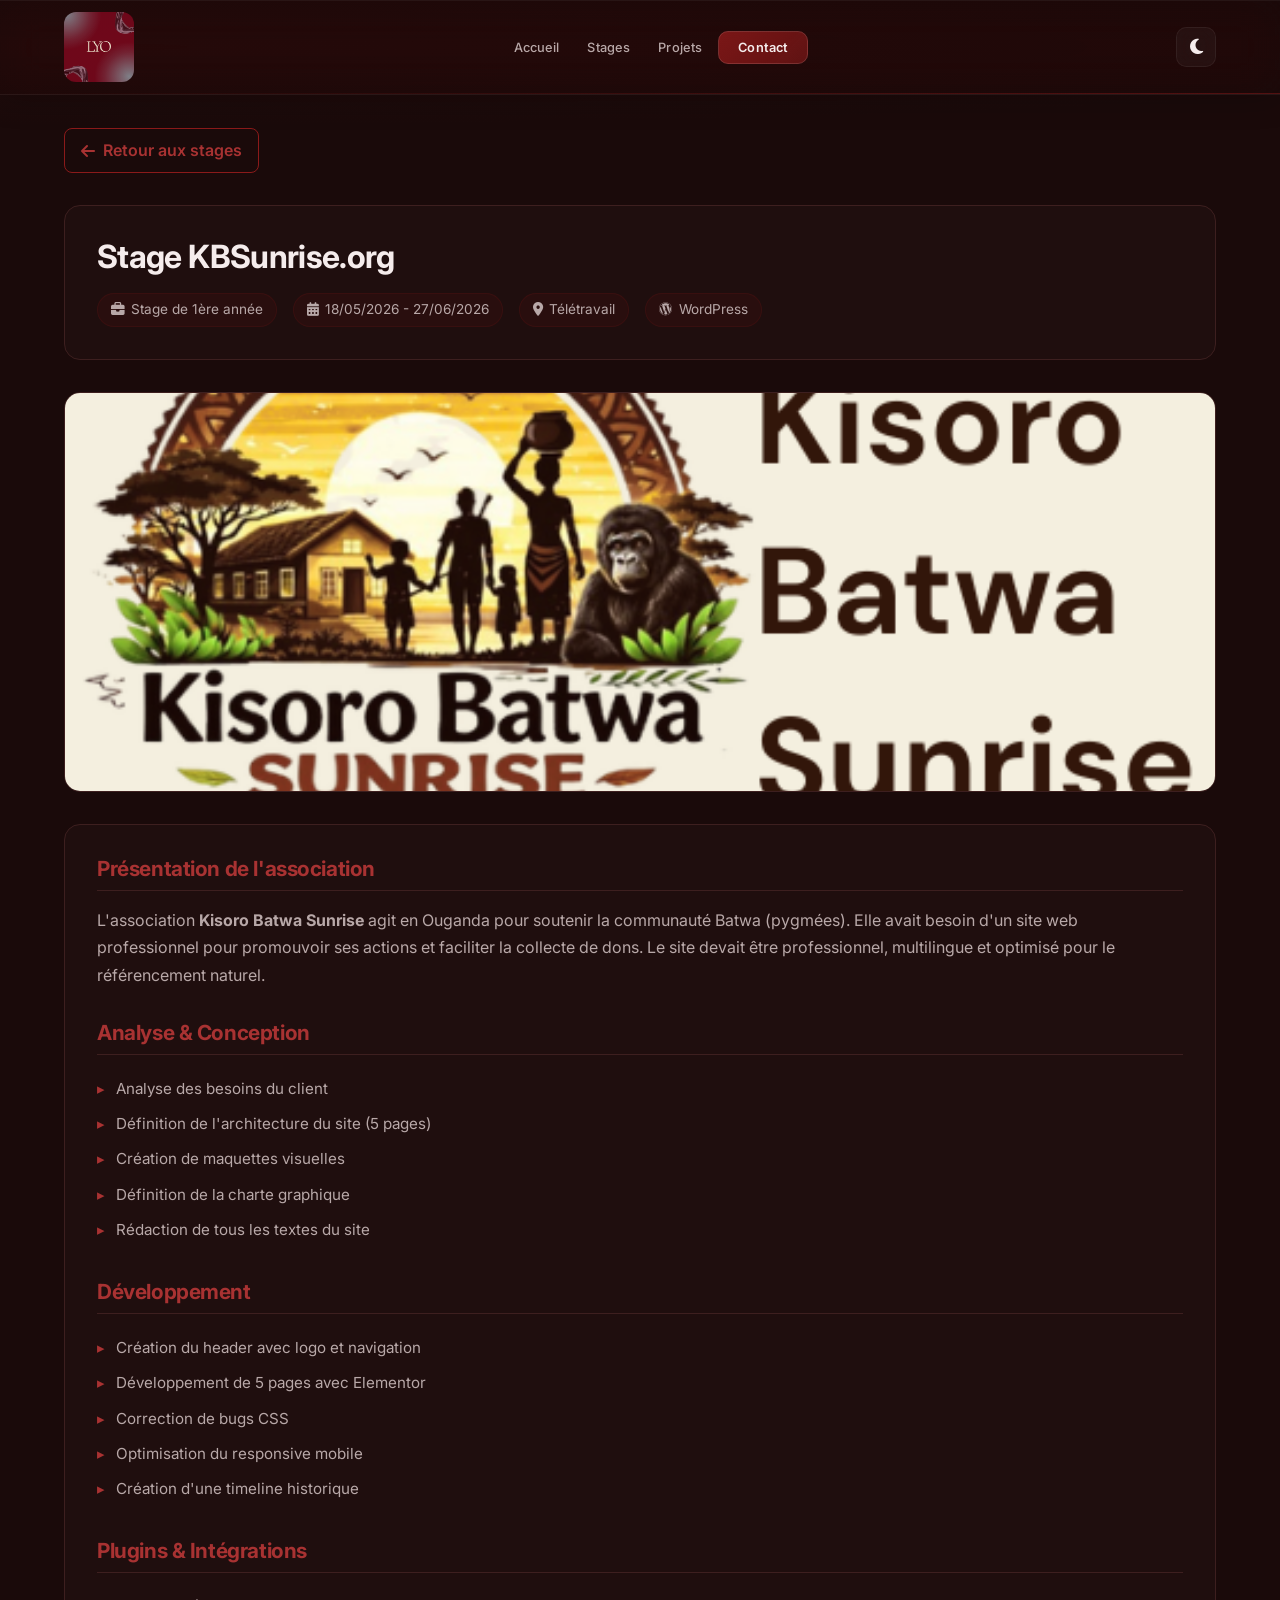
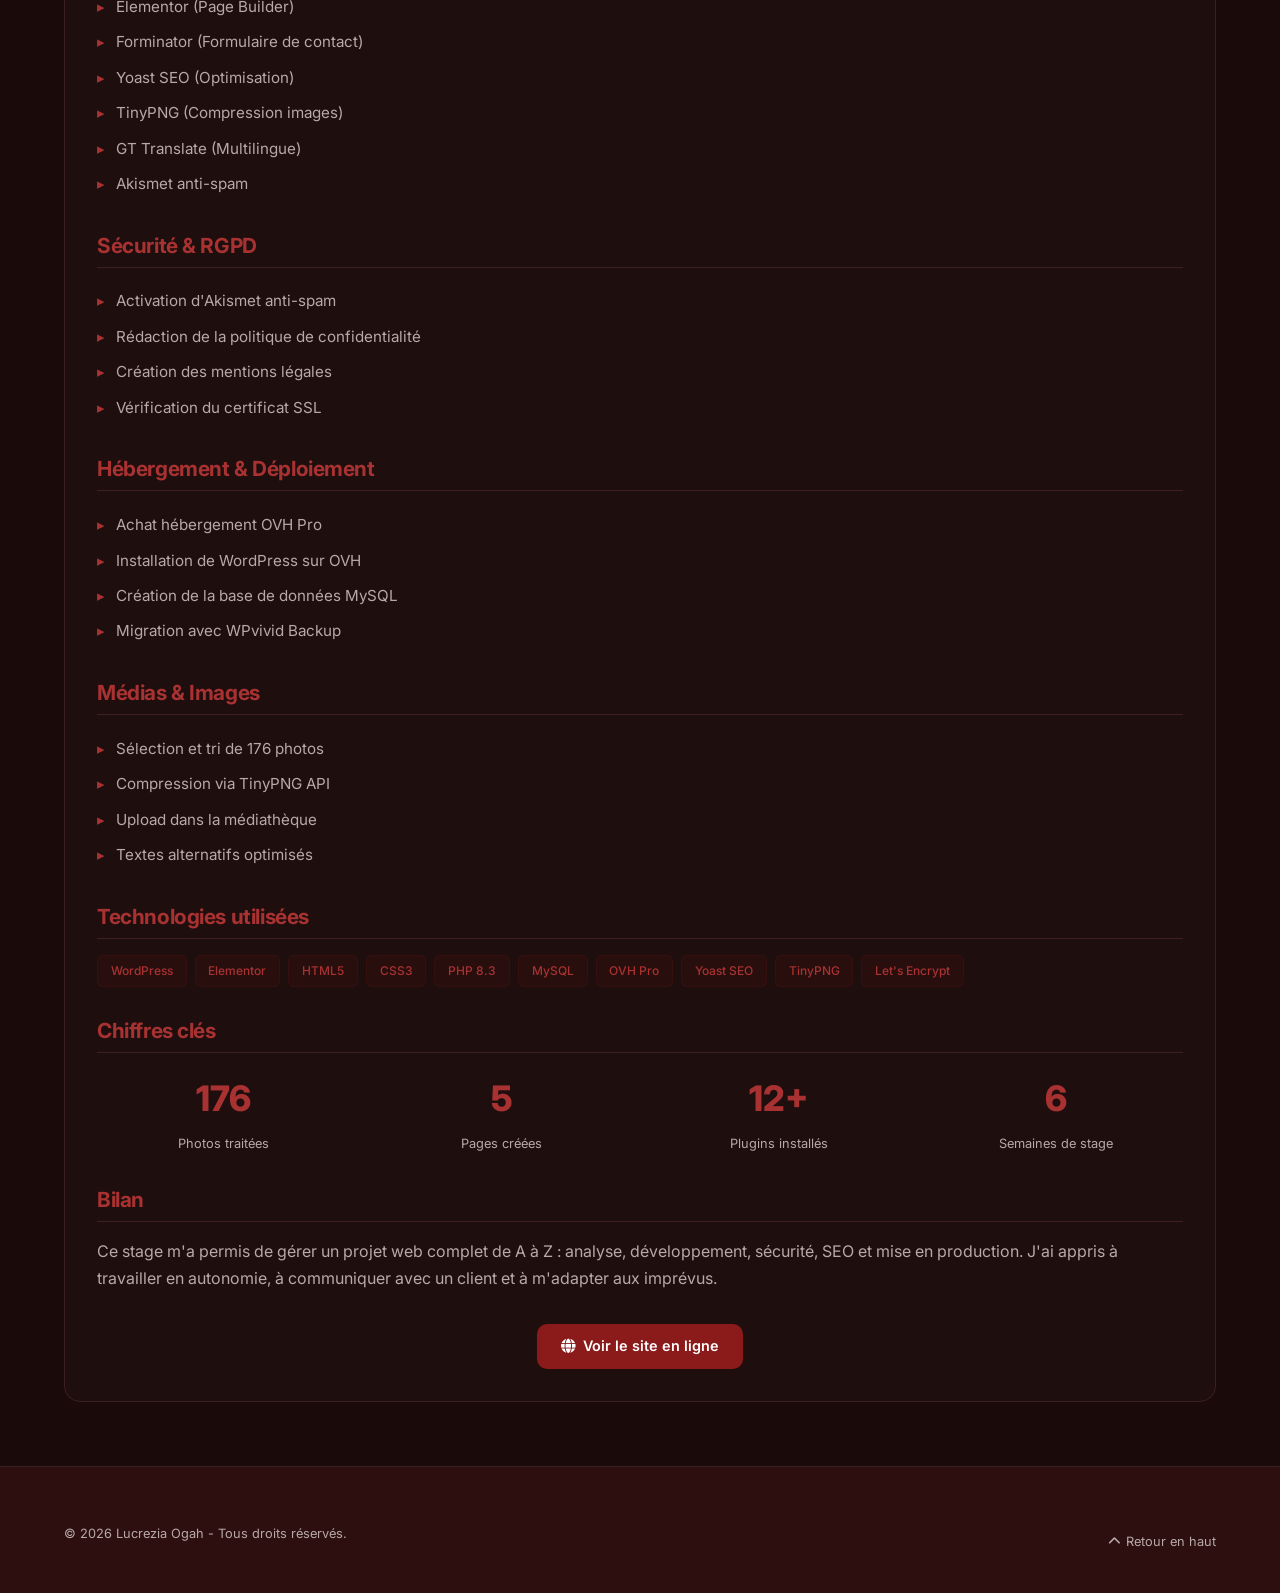
<file: stage-kbsunrise.html>
<!DOCTYPE html>
<html lang="fr">
<head>
    <meta charset="UTF-8">
    <meta name="viewport" content="width=device-width, initial-scale=1.0">
    <title>Stage KBSunrise - Lucrezia Ogah</title>
    <link rel="stylesheet" href="style.css">
    <link rel="icon" href="image/Lyo.png">
    <link rel="stylesheet" href="https://cdnjs.cloudflare.com/ajax/libs/font-awesome/6.5.0/css/all.min.css">
    <link href="https://fonts.googleapis.com/css2?family=Inter:wght@300;400;500;600;700;800;900&display=swap" rel="stylesheet">
</head>
<body>

    <header id="main-header">
        <div class="conteneur">
            <nav>
                <div class="logo">
                    <img src="image/Lyo.png" alt="Logo LYO">
                </div>
                <ul class="liens-nav">
                    <li><a href="index.html">Accueil</a></li>
                    <li><a href="index.html#stages">Stages</a></li>
                    <li><a href="index.html#projets">Projets</a></li>
                    <li><a href="index.html#contact" class="nav-cta">Contact</a></li>
                </ul>
                <div class="nav-actions">
                    <button id="theme-toggle" class="theme-toggle" aria-label="Changer le thème">
                        <i class="fas fa-moon"></i>
                    </button>
                </div>
            </nav>
        </div>
    </header>

    <section class="page-detail-projet">
        <div class="conteneur">
            <a href="index.html#stages" class="btn-retour">
                <i class="fas fa-arrow-left"></i> Retour aux stages
            </a>

            <!-- En-tête du stage -->
            <div class="detail-projet-header">
                <h1>Stage KBSunrise.org</h1>
                <div class="detail-projet-meta">
                    <span><i class="fas fa-briefcase"></i> Stage de 1ère année</span>
                    <span><i class="fas fa-calendar-alt"></i> 18/05/2026 - 27/06/2026</span>
                    <span><i class="fas fa-map-marker-alt"></i> Télétravail</span>
                    <span><i class="fab fa-wordpress"></i> WordPress</span>
                </div>
            </div>

            <img src="image/Kisoro Batwa Sunrise (2).png" alt="KBSunrise Logo" class="detail-projet-image">

            <!-- Description générale -->
            <div class="detail-projet-contenu">
                <h2>Présentation de l'association</h2>
                <p>L'association <strong>Kisoro Batwa Sunrise</strong> agit en Ouganda pour soutenir la communauté Batwa (pygmées). Elle avait besoin d'un site web professionnel pour promouvoir ses actions et faciliter la collecte de dons. Le site devait être professionnel, multilingue et optimisé pour le référencement naturel.</p>

                <h2>Analyse & Conception</h2>
                <ul>
                    <li>Analyse des besoins du client</li>
                    <li>Définition de l'architecture du site (5 pages)</li>
                    <li>Création de maquettes visuelles</li>
                    <li>Définition de la charte graphique</li>
                    <li>Rédaction de tous les textes du site</li>
                </ul>

                <h2>Développement</h2>
                <ul>
                    <li>Création du header avec logo et navigation</li>
                    <li>Développement de 5 pages avec Elementor</li>
                    <li>Correction de bugs CSS</li>
                    <li>Optimisation du responsive mobile</li>
                    <li>Création d'une timeline historique</li>
                </ul>

                <h2>Plugins & Intégrations</h2>
                <ul>
                    <li>Elementor (Page Builder)</li>
                    <li>Forminator (Formulaire de contact)</li>
                    <li>Yoast SEO (Optimisation)</li>
                    <li>TinyPNG (Compression images)</li>
                    <li>GT Translate (Multilingue)</li>
                    <li>Akismet anti-spam</li>
                </ul>

                <h2>Sécurité & RGPD</h2>
                <ul>
                    <li>Activation d'Akismet anti-spam</li>
                    <li>Rédaction de la politique de confidentialité</li>
                    <li>Création des mentions légales</li>
                    <li>Vérification du certificat SSL</li>
                </ul>

                <h2>Hébergement & Déploiement</h2>
                <ul>
                    <li>Achat hébergement OVH Pro</li>
                    <li>Installation de WordPress sur OVH</li>
                    <li>Création de la base de données MySQL</li>
                    <li>Migration avec WPvivid Backup</li>
                </ul>

                <h2>Médias & Images</h2>
                <ul>
                    <li>Sélection et tri de 176 photos</li>
                    <li>Compression via TinyPNG API</li>
                    <li>Upload dans la médiathèque</li>
                    <li>Textes alternatifs optimisés</li>
                </ul>

                <h2>Technologies utilisées</h2>
                <div class="tech-tags">
                    <span>WordPress</span>
                    <span>Elementor</span>
                    <span>HTML5</span>
                    <span>CSS3</span>
                    <span>PHP 8.3</span>
                    <span>MySQL</span>
                    <span>OVH Pro</span>
                    <span>Yoast SEO</span>
                    <span>TinyPNG</span>
                    <span>Let's Encrypt</span>
                </div>

                <h2>Chiffres clés</h2>
                <div class="chiffres-grid">
                    <div class="chiffre-item">
                        <span class="chiffre-nombre">176</span>
                        <span class="chiffre-label">Photos traitées</span>
                    </div>
                    <div class="chiffre-item">
                        <span class="chiffre-nombre">5</span>
                        <span class="chiffre-label">Pages créées</span>
                    </div>
                    <div class="chiffre-item">
                        <span class="chiffre-nombre">12+</span>
                        <span class="chiffre-label">Plugins installés</span>
                    </div>
                    <div class="chiffre-item">
                        <span class="chiffre-nombre">6</span>
                        <span class="chiffre-label">Semaines de stage</span>
                    </div>
                </div>

                <h2>Bilan</h2>
                <p>Ce stage m'a permis de gérer un projet web complet de A à Z : analyse, développement, sécurité, SEO et mise en production. J'ai appris à travailler en autonomie, à communiquer avec un client et à m'adapter aux imprévus.</p>

                <div style="text-align:center; margin-top:2rem;">
                    <a href="https://kbsunrise.org" target="_blank" class="btn btn-principal">
                        <i class="fas fa-globe"></i> Voir le site en ligne
                    </a>
                </div>
            </div>
        </div>
    </section>

    <footer>
        <div class="conteneur">
            <div class="footer-bottom">
                <p>&copy; 2026 Lucrezia Ogah - Tous droits réservés.</p>
                <a href="#" class="retour-haut"><i class="fas fa-chevron-up"></i> Retour en haut</a>
            </div>
        </div>
    </footer>

    <script>
        const themeToggle = document.getElementById('theme-toggle');
        const icon = themeToggle.querySelector('i');
        const savedTheme = localStorage.getItem('theme');
        if (savedTheme === 'light') {
            document.body.classList.add('theme-clair');
            icon.classList.replace('fa-moon', 'fa-sun');
        }
        themeToggle.addEventListener('click', function() {
            document.body.classList.toggle('theme-clair');
            if (document.body.classList.contains('theme-clair')) {
                icon.classList.replace('fa-moon', 'fa-sun');
                localStorage.setItem('theme', 'light');
            } else {
                icon.classList.replace('fa-sun', 'fa-moon');
                localStorage.setItem('theme', 'dark');
            }
        });
    </script>
</body>
</html>
</file>
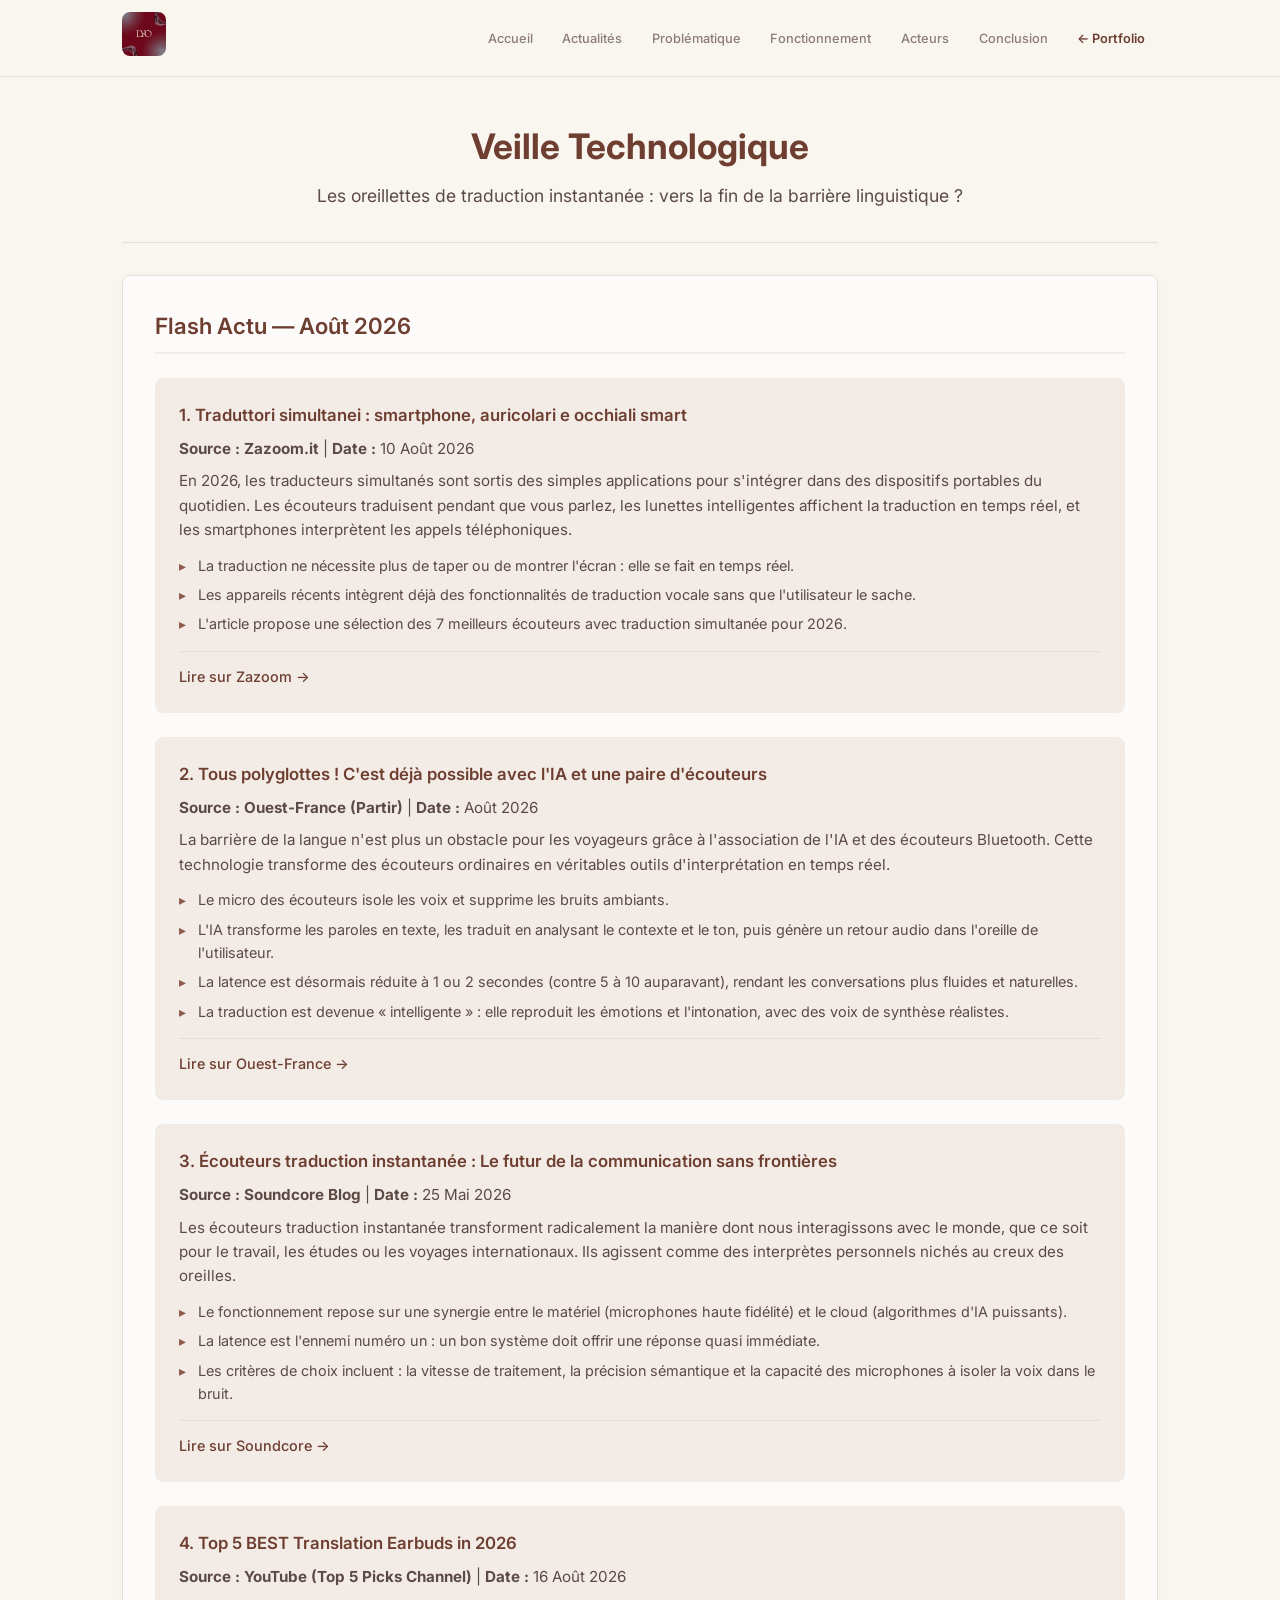
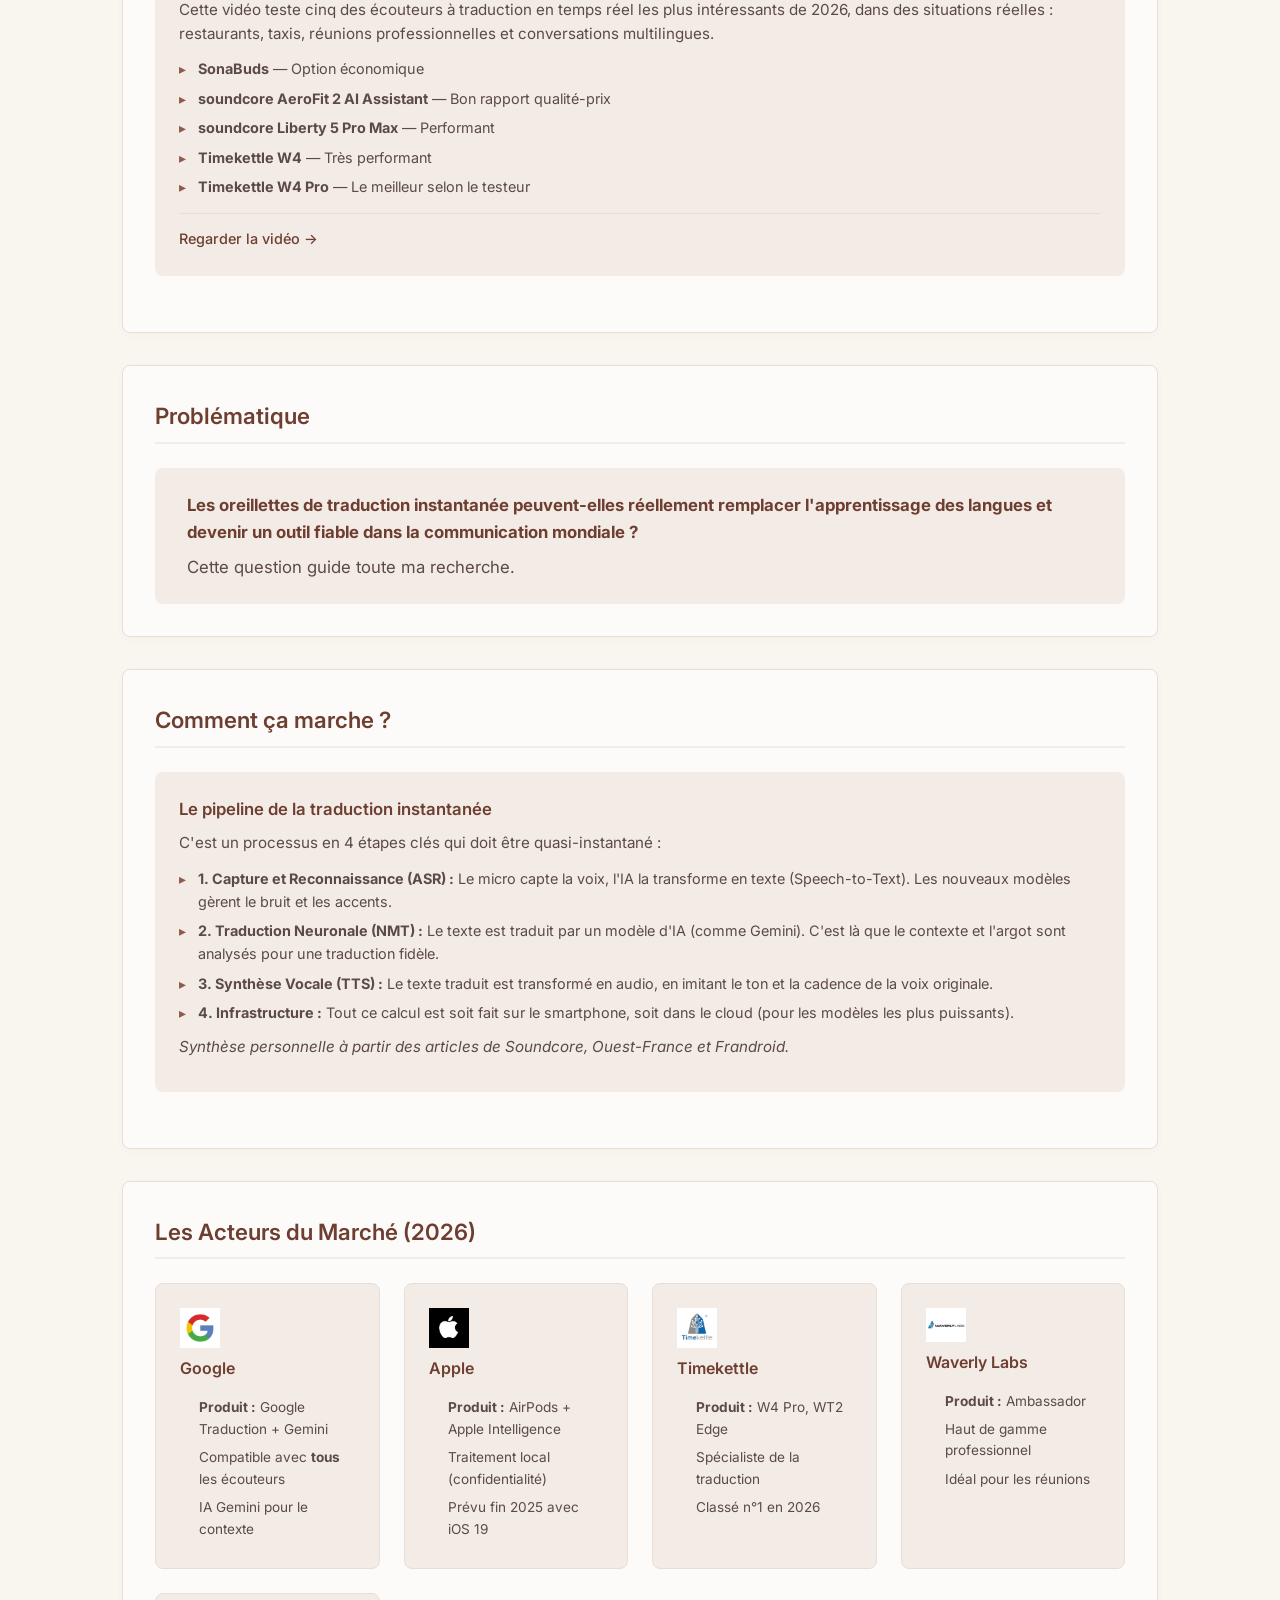
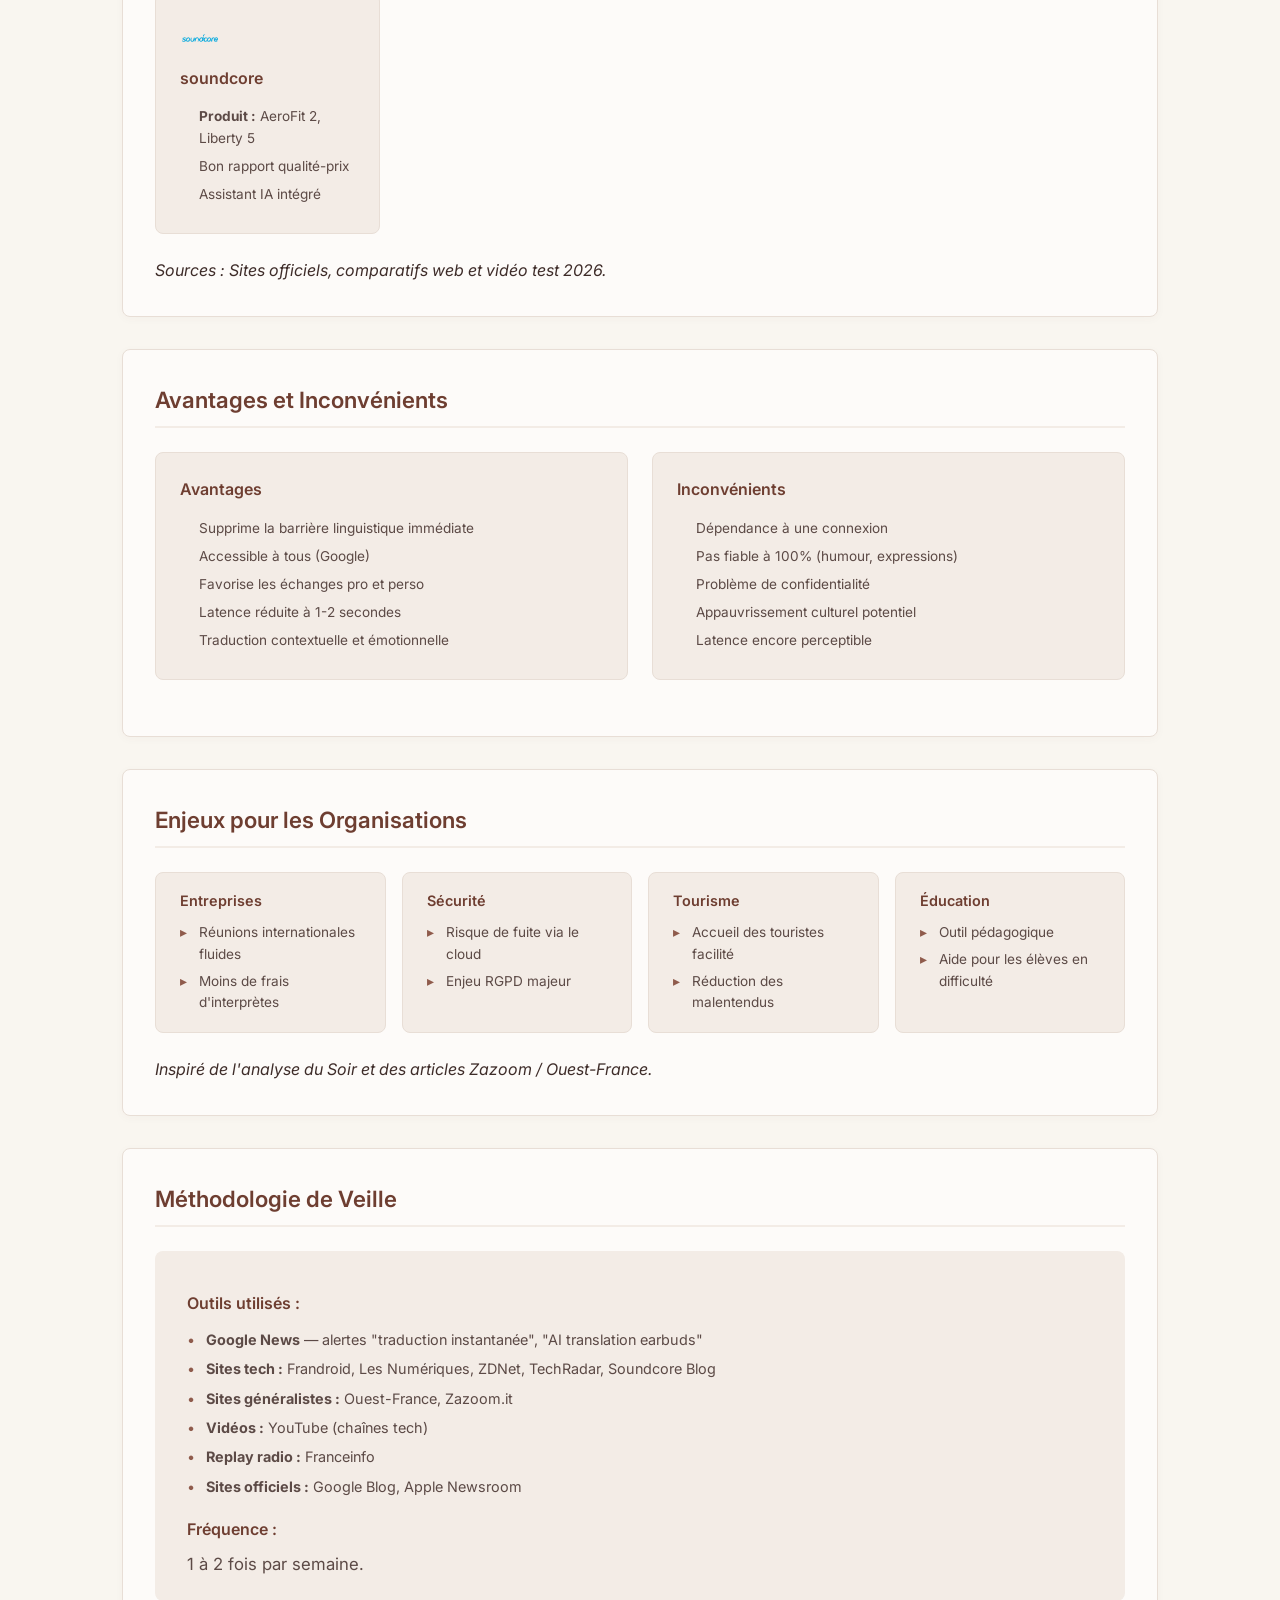
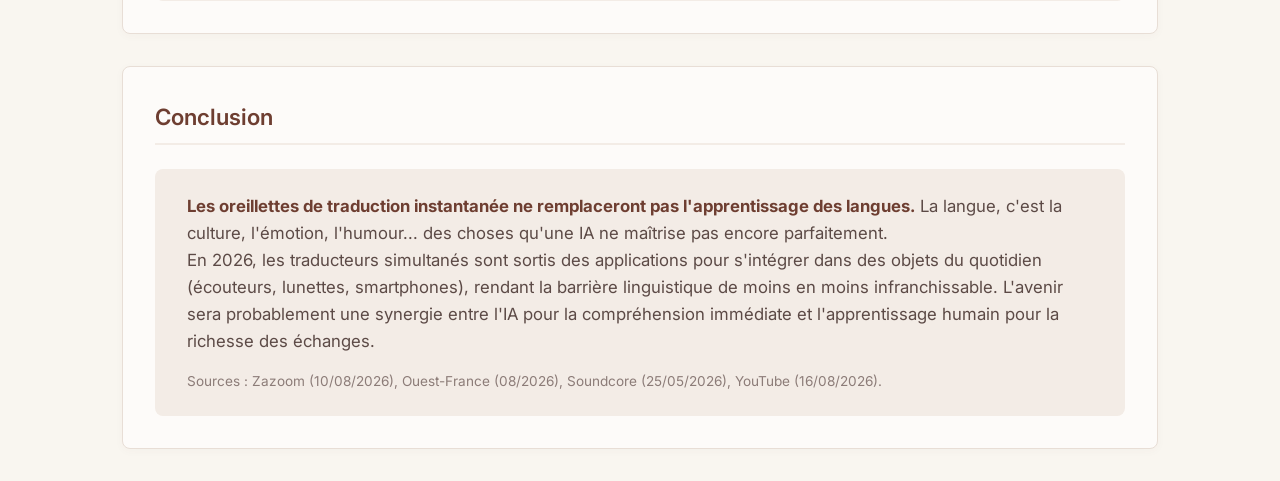
<file: VeilleTechnoLucre.html>
<!DOCTYPE html>
<html lang="fr">
<head>
    <meta charset="UTF-8">
    <meta name="viewport" content="width=device-width, initial-scale=1.0">
    <title>Veille Techno - Lucrezia Ogah</title>
    <link rel="icon" href="image/Lyo.png">
    <!-- J'importe Font Awesome pour les icônes -->
    <link rel="stylesheet" href="https://cdnjs.cloudflare.com/ajax/libs/font-awesome/6.5.0/css/all.min.css">
    <!-- J'importe la police Inter -->
    <link href="https://fonts.googleapis.com/css2?family=Inter:wght@300;400;500;600;700;800;900&display=swap" rel="stylesheet">

    <style>
        /*  CSS DE LA PAGE VEILLE (en harmonie avec le portfolio) */
        /* 1. VARIABLES - PALETTE MARRON DOUCE */
        :root {
            --noir: #3e2c29; /* Marron très foncé pour le texte (plus doux que le noir) */
            --blanc: #f9f6f0; /* Fond crème doux */
            --fond-carte: #fdfbf9; /* Fond des cartes blanc cassé */
            --fond-element: #f3ece6; /* Fond des blocs internes beige */
            --gris: #8c7c78; /* Marron grisé pour le texte secondaire */
            --gris-fonce: #5c4a46; /* Marron moyen pour la lecture */
            --accent: #6e3e31; /* Marron châtaigne principal */
            --accent-clair: #8f5b4c; /* Marron plus clair pour les survols */
            --bordure: #e8ded6; /* Couleur des bordures douces */
            --police: 'Inter', 'Helvetica Neue', sans-serif;
        }
        
        /* 2. RESET */
        * {
            margin: 0;
            padding: 0;
            box-sizing: border-box;
        }

        body {
            font-family: var(--police);
            background: var(--blanc);
            color: var(--noir);
            line-height: 1.6;
            padding-top: 70px;
        }

        a {
            color: inherit;
            text-decoration: none;
        }
        a:hover {
            color: var(--accent);
        }

        .conteneur {
            max-width: 1100px;
            margin: 0 auto;
            padding: 0 2rem;
        }

        /* 3. NAVIGATION */
        .navigation-veille {
            position: fixed;
            top: 0;
            left: 0;
            width: 100%;
            z-index: 1000;
            background: rgba(249, 246, 240, 0.95);
            backdrop-filter: blur(10px);
            border-bottom: 1px solid var(--bordure);
            padding: 0.75rem 0;
        }

        .navigation-veille .conteneur {
            display: flex;
            justify-content: space-between;
            align-items: center;
        }

        .logo img {
            width: 44px;
            height: 44px;
            border-radius: 8px;
        }

        .menu {
            display: flex;
            list-style: none;
            gap: 0.25rem;
            flex-wrap: wrap;
        }

        .menu a {
            padding: 0.4rem 0.8rem;
            font-size: 0.8rem;
            font-weight: 500;
            color: var(--gris);
            border-radius: 4px;
            transition: all 0.2s ease;
        }

        .menu a:hover {
            color: var(--noir);
            background: var(--fond-element);
        }

        /* 4. EN-TÊTE DE LA PAGE */
        .en-tete-veille {
            text-align: center;
            padding: 3rem 0 2rem;
            border-bottom: 1px solid var(--bordure);
            margin-bottom: 2rem;
        }

        .en-tete-veille h2 {
            font-size: 2.2rem;
            font-weight: 700;
            color: var(--accent);
        }

        .en-tete-veille p {
            font-size: 1.1rem;
            color: var(--gris-fonce);
            margin-top: 0.5rem;
        }

        /* 5. SECTIONS DE VEILLE */
        .sujet-veille {
            background: var(--fond-carte);
            border-radius: 8px;
            padding: 2rem;
            margin-bottom: 2rem;
            border: 1px solid var(--bordure);
            transition: all 0.2s ease;
            box-shadow: 0 2px 10px rgba(110, 62, 49, 0.03);
        }

        .sujet-veille:hover {
            border-color: var(--accent-clair);
            box-shadow: 0 4px 15px rgba(110, 62, 49, 0.08);
        }

        .sujet-veille h3 {
            font-size: 1.4rem;
            font-weight: 600;
            color: var(--accent);
            margin-bottom: 1.5rem;
            padding-bottom: 0.5rem;
            border-bottom: 2px solid var(--fond-element);
        }

        /* 6. BLOCS D'EXPLICATION (articles) */
        .bloc-explication {
            background: var(--fond-element);
            border-radius: 8px;
            padding: 1.5rem;
            margin-bottom: 1.5rem;
        }

        .bloc-explication h4 {
            font-size: 1.05rem;
            font-weight: 600;
            margin-bottom: 0.25rem;
            color: var(--accent);
        }

        .bloc-explication p {
            color: var(--gris-fonce);
            font-size: 0.95rem;
            margin: 0.5rem 0;
        }

        .bloc-explication ul {
            list-style: none;
            padding-left: 1.2rem;
            margin: 0.5rem 0;
        }

        .bloc-explication ul li {
            padding: 0.2rem 0;
            font-size: 0.9rem;
            color: var(--gris-fonce);
            position: relative;
        }

        .bloc-explication ul li::before {
            content: '▸';
            position: absolute;
            left: -1.2rem;
            color: var(--accent-clair);
        }

        .reference-source {
            margin-top: 0.75rem;
            padding-top: 0.75rem;
            border-top: 1px solid var(--bordure);
        }

        .reference-source a {
            color: var(--accent);
            font-weight: 500;
            font-size: 0.9rem;
        }

        .reference-source a:hover {
            text-decoration: underline;
            color: var(--accent-clair);
        }

        /* 7. PROBLÉMATIQUE */
        .points-cles {
            background: var(--fond-element);
            border-radius: 8px;
            padding: 1.5rem 2rem;
        }

        .points-cles p {
            font-size: 1.05rem;
            color: var(--gris-fonce);
        }

        .points-cles p strong {
            color: var(--accent);
        }

        .points-cles h4 {
            font-size: 1rem;
            font-weight: 600;
            color: var(--accent);
            margin-top: 1rem;
            margin-bottom: 0.5rem;
        }

        .points-cles ul {
            list-style: none;
            padding-left: 1.2rem;
        }

        .points-cles ul li {
            padding: 0.2rem 0;
            font-size: 0.9rem;
            color: var(--gris-fonce);
            position: relative;
        }

        .points-cles ul li::before {
            content: '•';
            position: absolute;
            left: -1.2rem;
            color: var(--accent-clair);
        }

        /* 8. GRILLE COMPARAISON (acteurs) */
        .grille-comparaison {
            display: grid;
            grid-template-columns: repeat(auto-fit, minmax(220px, 1fr));
            gap: 1.5rem;
            margin: 1.5rem 0;
        }

        .avantages-inconvenients {
            background: var(--fond-element);
            border-radius: 8px;
            padding: 1.5rem;
            border: 1px solid var(--bordure);
            transition: all 0.2s ease;
        }

        .avantages-inconvenients:hover {
            border-color: var(--accent-clair);
        }

        .avantages-inconvenients h4 {
            font-size: 1rem;
            font-weight: 600;
            color: var(--accent);
            margin-bottom: 0.75rem;
        }

        .avantages-inconvenients img {
            display: block;
            margin-bottom: 0.5rem;
        }

        .liste-avantages,
        .liste-inconvenients {
            list-style: none;
            padding-left: 1.2rem;
        }

        .liste-avantages li,
        .liste-inconvenients li {
            padding: 0.2rem 0;
            font-size: 0.85rem;
            color: var(--gris-fonce);
            position: relative;
        }

        .liste-avantages li::before {
            position: absolute;
            left: -1.5rem;
            font-size: 0.8rem;
        }

        .liste-inconvenients li::before {
            position: absolute;
            left: -1.5rem;
            font-size: 0.8rem;
        }

        /* 9. IMPACTS (enjeux organisations) */
        .impact-emploi {
            display: grid;
            grid-template-columns: repeat(auto-fit, minmax(200px, 1fr));
            gap: 1rem;
            margin: 1.5rem 0;
        }

        .categorie-impact {
            background: var(--fond-element);
            border-radius: 8px;
            padding: 1rem 1.5rem;
            border: 1px solid var(--bordure);
        }

        .categorie-impact h4 {
            font-size: 0.9rem;
            font-weight: 600;
            color: var(--accent);
            margin-bottom: 0.5rem;
        }

        .categorie-impact ul {
            list-style: none;
            padding-left: 1.2rem;
        }

        .categorie-impact ul li {
            padding: 0.15rem 0;
            font-size: 0.85rem;
            color: var(--gris-fonce);
            position: relative;
        }

        .categorie-impact ul li::before {
            content: '▸';
            position: absolute;
            left: -1.2rem;
            color: var(--accent-clair);
        }

        /* 10. RESPONSIVE */
        @media (max-width: 768px) {
            body {
                padding-top: 60px;
            }

            .menu {
                display: none;
                flex-direction: column;
                position: absolute;
                top: 100%;
                left: 1rem;
                right: 1rem;
                background: var(--fond-carte);
                border: 1px solid var(--bordure);
                border-radius: 8px;
                padding: 1rem;
                box-shadow: 0 8px 24px rgba(110, 62, 49, 0.08);
            }

            .menu.active {
                display: flex;
            }

            .menu a {
                padding: 0.6rem 1rem;
                text-align: center;
            }

            /* Menu burger (ajout rapide pour mobile) */
            .burger-veille {
                display: flex;
                flex-direction: column;
                gap: 4px;
                cursor: pointer;
                padding: 4px;
            }

            .burger-veille span {
                display: block;
                width: 24px;
                height: 2px;
                background: var(--noir);
                transition: all 0.2s ease;
            }

            .burger-veille.active span:nth-child(1) {
                transform: rotate(45deg) translate(4px, 4px);
            }
            .burger-veille.active span:nth-child(2) {
                opacity: 0;
            }
            .burger-veille.active span:nth-child(3) {
                transform: rotate(-45deg) translate(4px, -4px);
            }

            .grille-comparaison,
            .impact-emploi {
                grid-template-columns: 1fr;
            }

            .sujet-veille {
                padding: 1rem;
            }

            .bloc-explication {
                padding: 1rem;
            }

            .en-tete-veille h2 {
                font-size: 1.6rem;
            }
        }

        @media (min-width: 769px) {
            .burger-veille {
                display: none;
            }
        }
    </style>
</head>
<body>

    <!-- MENU DE NAVIGATION -->
    <nav class="navigation-veille">
        <div class="conteneur">
            <div class="logo">
                <img src="image/Lyo.png" alt="Logo Lucrezia">
            </div>
            <ul class="menu" id="menuVeille">
                <li><a href="#accueil">Accueil</a></li>
                <li><a href="#actualites">Actualités</a></li>
                <li><a href="#problematique">Problématique</a></li>
                <li><a href="#fonctionnement">Fonctionnement</a></li>
                <li><a href="#acteurs">Acteurs</a></li>
                <li><a href="#conclusion">Conclusion</a></li>
                <li><a href="index.html" style="color:var(--accent); font-weight:600;">← Portfolio</a></li>
            </ul>
            <div class="burger-veille" id="burgerVeille">
                <span></span>
                <span></span>
                <span></span>
            </div>
        </div>
    </nav>

    <!-- SECTION PRINCIPALE -->
    <section id="veille_technologique">
        <div class="conteneur">

            <!-- EN-TÊTE -->
            <div id="accueil" class="en-tete-veille">
                <h2>Veille Technologique</h2>
                <p>Les oreillettes de traduction instantanée : vers la fin de la barrière linguistique ?</p>
            </div>

            <!-- ACTUALITÉS -->
            <div id="actualites" class="sujet-veille">
                <h3>Flash Actu — Août 2026</h3>

                <!-- Article 1 - Zazoom (10/08/2026) -->
                <div class="bloc-explication">
                    <h4>1. Traduttori simultanei : smartphone, auricolari e occhiali smart</h4>
                    <p><strong>Source : Zazoom.it</strong> | <strong>Date :</strong> 10 Août 2026</p>
                    <p>En 2026, les traducteurs simultanés sont sortis des simples applications pour s'intégrer dans des dispositifs portables du quotidien. Les écouteurs traduisent pendant que vous parlez, les lunettes intelligentes affichent la traduction en temps réel, et les smartphones interprètent les appels téléphoniques.</p>
                    <ul>
                        <li>La traduction ne nécessite plus de taper ou de montrer l'écran : elle se fait en temps réel.</li>
                        <li>Les appareils récents intègrent déjà des fonctionnalités de traduction vocale sans que l'utilisateur le sache.</li>
                        <li>L'article propose une sélection des 7 meilleurs écouteurs avec traduction simultanée pour 2026.</li>
                    </ul>
                    <div class="reference-source">
                        <a href="https://www.zazoom.it/2026-08-10/traduttori-simultanei-smartphone-auricolari-e-occhiali-smart-promettono-conversazioni-in-tutte-le-lingue-utilissimi-in-viaggio-ecco-quale-scegliere/19553431/" target="_blank">Lire sur Zazoom →</a>
                    </div>
                </div>

                <!-- Article 2 - Ouest-France -->
                <div class="bloc-explication">
                    <h4>2. Tous polyglottes ! C'est déjà possible avec l'IA et une paire d'écouteurs</h4>
                    <p><strong>Source : Ouest-France (Partir)</strong> | <strong>Date :</strong> Août 2026</p>
                    <p>La barrière de la langue n'est plus un obstacle pour les voyageurs grâce à l'association de l'IA et des écouteurs Bluetooth. Cette technologie transforme des écouteurs ordinaires en véritables outils d'interprétation en temps réel.</p>
                    <ul>
                        <li>Le micro des écouteurs isole les voix et supprime les bruits ambiants.</li>
                        <li>L'IA transforme les paroles en texte, les traduit en analysant le contexte et le ton, puis génère un retour audio dans l'oreille de l'utilisateur.</li>
                        <li>La latence est désormais réduite à 1 ou 2 secondes (contre 5 à 10 auparavant), rendant les conversations plus fluides et naturelles.</li>
                        <li>La traduction est devenue « intelligente » : elle reproduit les émotions et l'intonation, avec des voix de synthèse réalistes.</li>
                    </ul>
                    <div class="reference-source">
                        <a href="https://partir.ouest-france.fr/magazine/tous-polyglottes-cest-deja-possible-avec-lia-et-une-paire-decouteurs/" target="_blank">Lire sur Ouest-France →</a>
                    </div>
                </div>

                <!-- Article 3 - Soundcore -->
                <div class="bloc-explication">
                    <h4>3. Écouteurs traduction instantanée : Le futur de la communication sans frontières</h4>
                    <p><strong>Source : Soundcore Blog</strong> | <strong>Date :</strong> 25 Mai 2026</p>
                    <p>Les écouteurs traduction instantanée transforment radicalement la manière dont nous interagissons avec le monde, que ce soit pour le travail, les études ou les voyages internationaux. Ils agissent comme des interprètes personnels nichés au creux des oreilles.</p>
                    <ul>
                        <li>Le fonctionnement repose sur une synergie entre le matériel (microphones haute fidélité) et le cloud (algorithmes d'IA puissants).</li>
                        <li>La latence est l'ennemi numéro un : un bon système doit offrir une réponse quasi immédiate.</li>
                        <li>Les critères de choix incluent : la vitesse de traitement, la précision sémantique et la capacité des microphones à isoler la voix dans le bruit.</li>
                    </ul>
                    <div class="reference-source">
                        <a href="https://www.soundcore.com/fr/blogs/earbuds/instant-translation-earbuds" target="_blank">Lire sur Soundcore →</a>
                    </div>
                </div>

                <!-- Vidéo YouTube -->
                <div class="bloc-explication">
                    <h4>4. Top 5 BEST Translation Earbuds in 2026</h4>
                    <p><strong>Source : YouTube (Top 5 Picks Channel)</strong> | <strong>Date :</strong> 16 Août 2026</p>
                    <p>Cette vidéo teste cinq des écouteurs à traduction en temps réel les plus intéressants de 2026, dans des situations réelles : restaurants, taxis, réunions professionnelles et conversations multilingues.</p>
                    <ul>
                        <li><strong> SonaBuds</strong> — Option économique</li>
                        <li><strong>soundcore AeroFit 2 AI Assistant</strong> — Bon rapport qualité-prix</li>
                        <li><strong>soundcore Liberty 5 Pro Max</strong> — Performant</li>
                        <li><strong>Timekettle W4</strong> — Très performant</li>
                        <li><strong>Timekettle W4 Pro</strong> — Le meilleur selon le testeur</li>
                    </ul>
                    <div class="reference-source">
                        <a href="https://www.youtube.com/watch?v=rtAZ2vr7yak" target="_blank">Regarder la vidéo →</a>
                    </div>
                </div>
            </div>

            <!-- PROBLÉMATIQUE -->
            <div id="problematique" class="sujet-veille">
                <h3>Problématique</h3>
                <div class="points-cles">
                    <p><strong>Les oreillettes de traduction instantanée peuvent-elles réellement remplacer l'apprentissage des langues et devenir un outil fiable dans la communication mondiale ?</strong></p>
                    <p style="margin-top:0.5rem;">Cette question guide toute ma recherche.</p>
                </div>
            </div>

            <!-- FONCTIONNEMENT -->
            <div id="fonctionnement" class="sujet-veille">
                <h3>Comment ça marche ?</h3>
                <div class="bloc-explication">
                    <h4>Le pipeline de la traduction instantanée</h4>
                    <p>C'est un processus en 4 étapes clés qui doit être quasi-instantané :</p>
                    <ul>
                        <li><strong>1. Capture et Reconnaissance (ASR) :</strong> Le micro capte la voix, l'IA la transforme en texte (Speech-to-Text). Les nouveaux modèles gèrent le bruit et les accents.</li>
                        <li><strong>2. Traduction Neuronale (NMT) :</strong> Le texte est traduit par un modèle d'IA (comme Gemini). C'est là que le contexte et l'argot sont analysés pour une traduction fidèle.</li>
                        <li><strong>3. Synthèse Vocale (TTS) :</strong> Le texte traduit est transformé en audio, en imitant le ton et la cadence de la voix originale.</li>
                        <li><strong>4. Infrastructure :</strong> Tout ce calcul est soit fait sur le smartphone, soit dans le cloud (pour les modèles les plus puissants).</li>
                    </ul>
                    <p><em>Synthèse personnelle à partir des articles de Soundcore, Ouest-France et Frandroid.</em></p>
                </div>
            </div>

            <!-- ACTEURS -->
            <div id="acteurs" class="sujet-veille">
                <h3>Les Acteurs du Marché (2026)</h3>
                <div class="grille-comparaison">
                    <div class="avantages-inconvenients">
                        <img src="image/Google.png" alt="Google" width="40px">
                        <h4>Google</h4>
                        <ul class="liste-avantages">
                            <li><strong>Produit :</strong> Google Traduction + Gemini</li>
                            <li>Compatible avec <strong>tous</strong> les écouteurs</li>
                            <li>IA Gemini pour le contexte</li>
                        </ul>
                    </div>
                    <div class="avantages-inconvenients">
                        <img src="image/Apple.png" alt="Apple" width="40px">
                        <h4>Apple</h4>
                        <ul class="liste-avantages">
                            <li><strong>Produit :</strong> AirPods + Apple Intelligence</li>
                            <li>Traitement local (confidentialité)</li>
                            <li>Prévu fin 2025 avec iOS 19</li>
                        </ul>
                    </div>
                    <div class="avantages-inconvenients">
                        <img src="image/Timekettle.png" alt="Timekettle" width="40px">
                        <h4>Timekettle</h4>
                        <ul class="liste-avantages">
                            <li><strong>Produit :</strong> W4 Pro, WT2 Edge</li>
                            <li>Spécialiste de la traduction</li>
                            <li>Classé n°1 en 2026</li>
                        </ul>
                    </div>
                    <div class="avantages-inconvenients">
                        <img src="image/WaverlyLabs.png" alt="Waverly Labs" width="40px">
                        <h4>Waverly Labs</h4>
                        <ul class="liste-avantages">
                            <li><strong>Produit :</strong> Ambassador</li>
                            <li>Haut de gamme professionnel</li>
                            <li>Idéal pour les réunions</li>
                        </ul>
                    </div>
                    <div class="avantages-inconvenients">
                        <img src="image/soundcore.png" alt="soundcore" width="40px">
                        <h4>soundcore</h4>
                        <ul class="liste-avantages">
                            <li><strong>Produit :</strong> AeroFit 2, Liberty 5</li>
                            <li>Bon rapport qualité-prix</li>
                            <li>Assistant IA intégré</li>
                        </ul>
                    </div>
                </div>
                <p><em>Sources : Sites officiels, comparatifs web et vidéo test 2026.</em></p>
            </div>

            <!-- AVANTAGES / INCONVÉNIENTS -->
            <div class="sujet-veille">
                <h3>Avantages et Inconvénients</h3>
                <div class="grille-comparaison">
                    <div class="avantages-inconvenients">
                        <h4>Avantages</h4>
                        <ul class="liste-avantages">
                            <li>Supprime la barrière linguistique immédiate</li>
                            <li>Accessible à tous (Google)</li>
                            <li>Favorise les échanges pro et perso</li>
                            <li>Latence réduite à 1-2 secondes</li>
                            <li>Traduction contextuelle et émotionnelle</li>
                        </ul>
                    </div>
                    <div class="avantages-inconvenients">
                        <h4>Inconvénients</h4>
                        <ul class="liste-inconvenients">
                            <li>Dépendance à une connexion</li>
                            <li>Pas fiable à 100% (humour, expressions)</li>
                            <li>Problème de confidentialité</li>
                            <li>Appauvrissement culturel potentiel</li>
                            <li>Latence encore perceptible</li>
                        </ul>
                    </div>
                </div>
            </div>

            <!-- ENJEUX ORGANISATIONNELS -->
            <div class="sujet-veille">
                <h3>Enjeux pour les Organisations</h3>
                <div class="impact-emploi">
                    <div class="categorie-impact">
                        <h4>Entreprises</h4>
                        <ul>
                            <li>Réunions internationales fluides</li>
                            <li>Moins de frais d'interprètes</li>
                        </ul>
                    </div>
                    <div class="categorie-impact">
                        <h4>Sécurité</h4>
                        <ul>
                            <li>Risque de fuite via le cloud</li>
                            <li>Enjeu RGPD majeur</li>
                        </ul>
                    </div>
                    <div class="categorie-impact">
                        <h4>Tourisme</h4>
                        <ul>
                            <li>Accueil des touristes facilité</li>
                            <li>Réduction des malentendus</li>
                        </ul>
                    </div>
                    <div class="categorie-impact">
                        <h4>Éducation</h4>
                        <ul>
                            <li>Outil pédagogique</li>
                            <li>Aide pour les élèves en difficulté</li>
                        </ul>
                    </div>
                </div>
                <p><em>Inspiré de l'analyse du Soir et des articles Zazoom / Ouest-France.</em></p>
            </div>

            <!-- MÉTHODOLOGIE -->
            <div class="sujet-veille">
                <h3>Méthodologie de Veille</h3>
                <div class="points-cles">
                    <h4>Outils utilisés :</h4>
                    <ul>
                        <li><strong>Google News</strong> — alertes "traduction instantanée", "AI translation earbuds"</li>
                        <li><strong>Sites tech :</strong> Frandroid, Les Numériques, ZDNet, TechRadar, Soundcore Blog</li>
                        <li><strong>Sites généralistes :</strong> Ouest-France, Zazoom.it</li>
                        <li><strong>Vidéos :</strong> YouTube (chaînes tech)</li>
                        <li><strong>Replay radio :</strong> Franceinfo</li>
                        <li><strong>Sites officiels :</strong> Google Blog, Apple Newsroom</li>
                    </ul>
                    <h4>Fréquence :</h4>
                    <p>1 à 2 fois par semaine.</p>
                </div>
            </div>

            <!-- CONCLUSION -->
            <div id="conclusion" class="sujet-veille">
                <h3>Conclusion</h3>
                <div class="points-cles">
                    <p><strong>Les oreillettes de traduction instantanée ne remplaceront pas l'apprentissage des langues.</strong> La langue, c'est la culture, l'émotion, l'humour... des choses qu'une IA ne maîtrise pas encore parfaitement.</p>
                    <p>En 2026, les traducteurs simultanés sont sortis des applications pour s'intégrer dans des objets du quotidien (écouteurs, lunettes, smartphones), rendant la barrière linguistique de moins en moins infranchissable. L'avenir sera probablement une synergie entre l'IA pour la compréhension immédiate et l'apprentissage humain pour la richesse des échanges.</p>
                    <p style="margin-top:1rem; font-size:0.85rem; color:var(--gris);">
                        Sources : Zazoom (10/08/2026), Ouest-France (08/2026), Soundcore (25/05/2026), YouTube (16/08/2026).
                    </p>
                </div>
            </div>

        </div>
    </section>

    <!-- SCRIPT BURGER MENU -->
    <script>
        const burger = document.getElementById('burgerVeille');
        const menu = document.getElementById('menuVeille');

        burger.addEventListener('click', function() {
            this.classList.toggle('active');
            menu.classList.toggle('active');
        });

        // Fermer le menu en cliquant sur un lien
        document.querySelectorAll('.menu a').forEach(link => {
            link.addEventListener('click', () => {
                burger.classList.remove('active');
                menu.classList.remove('active');
            });
        });
    </script>

</body>
</html>
</file>
<file: style.css>
/* ================================================
   VARIABLES
   ================================================ */
:root {
    /* Mode Sombre (défaut) */
    --primaire: #6e0b14;
    --arriere-plan: #1a0a0a;
    --arriere-plan-secondaire: #2d0f0f;
    --accent: #8b1a1a;
    --accent-clair: #a83232;
    --accent-fonce: #6b1212;
    --accent-glow: rgba(139, 26, 26, 0.25);
    --texte: #f5ecec;
    --texte-muted: #b8a8a8;
    --card-bg: #1f0e0e;
    --border: #3d1f1f;
    --shadow: 0 8px 32px rgba(0, 0, 0, 0.4);
    --shadow-glow: 0 8px 40px rgba(139, 26, 26, 0.25);
    --radius: 16px;
    --transition: all 0.4s cubic-bezier(0.25, 0.46, 0.45, 0.94);
    --font: 'Inter', -apple-system, BlinkMacSystemFont, 'Segoe UI', sans-serif;
    --glass-bg: rgba(26, 10, 10, 0.55);
    --glass-border: rgba(255, 255, 255, 0.06);
}

/* ================================================
   MODE CLAIR
   ================================================ */
body.theme-clair {
    --primaire: #8b1a1a;
    --arriere-plan: #f5ede0;
    --arriere-plan-secondaire: #f5ede0;
    --accent: #8b1a1a;
    --accent-clair: #a83232;
    --accent-fonce: #6b1212;
    --accent-glow: rgba(139, 26, 26, 0.12);
    --texte: #1a0a0a;
    --texte-muted: #5a4a4a;
    --card-bg: #ffffff;
    --border: #e8e0dd;
    --shadow: 0 8px 32px rgba(0, 0, 0, 0.08);
    --shadow-glow: 0 8px 40px rgba(139, 26, 26, 0.12);
    --glass-bg: rgba(248, 246, 245, 0.55);
    --glass-border: rgba(0, 0, 0, 0.06);
}

/* ================================================
   RESET & BASE
   ================================================ */
* {
    margin: 0;
    padding: 0;
    box-sizing: border-box;
}

html {
    scroll-behavior: smooth;
    overflow-x: hidden;
}

body {
    font-family: var(--font);
    background: var(--arriere-plan);
    color: var(--texte);
    line-height: 1.7;
    overflow-x: hidden;
    transition: background 0.4s ease, color 0.4s ease;
    background-image: 
        radial-gradient(ellipse at 20% 50%, rgba(139, 26, 26, 0.06) 0%, transparent 60%),
        radial-gradient(ellipse at 80% 50%, rgba(139, 26, 26, 0.04) 0%, transparent 60%);
    min-height: 100vh;
}

body.theme-clair {
    background-image: 
        radial-gradient(ellipse at 20% 50%, rgba(139, 26, 26, 0.04) 0%, transparent 60%),
        radial-gradient(ellipse at 80% 50%, rgba(139, 26, 26, 0.02) 0%, transparent 60%);
}

/* ================================================
   TYPOGRAPHIE
   ================================================ */
h1, h2, h3, h4 {
    font-weight: 700;
    line-height: 1.2;
    letter-spacing: -0.02em;
}

h1 { font-size: clamp(2.2rem, 5vw, 4rem); }
h2 { font-size: clamp(1.8rem, 3vw, 2.8rem); }
h3 { font-size: clamp(1.1rem, 1.5vw, 1.4rem); }

p { 
    margin-bottom: 1rem;
    color: var(--texte-muted);
}

a {
    text-decoration: none;
    color: inherit;
    transition: var(--transition);
}

img {
    max-width: 100%;
    display: block;
}

/* ================================================
   CONTAINER
   ================================================ */
.conteneur {
    width: 100%;
    max-width: 1200px;
    margin: 0 auto;
    padding: 0 1.5rem;
}

/* ================================================
   SECTION HEADER
   ================================================ */
.section-header {
    text-align: center;
    margin-bottom: 3rem;
}

.section-number {
    font-size: 0.8rem;
    font-weight: 600;
    color: var(--accent);
    letter-spacing: 0.2em;
    text-transform: uppercase;
    display: block;
    margin-bottom: 0.5rem;
}

.section-line {
    width: 60px;
    height: 3px;
    background: linear-gradient(90deg, var(--accent), var(--accent-clair));
    margin: 0.75rem auto 1rem;
    border-radius: 2px;
}

.section-subtitle {
    color: var(--texte-muted);
    font-size: 1.05rem;
    max-width: 600px;
    margin: 0 auto;
}

/* ================================================
   NAVBAR LIQUID GLASS
   ================================================ */
header {
    position: fixed;
    top: 0;
    left: 0;
    width: 100%;
    z-index: 1000;
    padding: 0.5rem 0;
    transition: all 0.4s cubic-bezier(0.25, 0.46, 0.45, 0.94);
    background: var(--glass-bg);
    backdrop-filter: blur(20px) saturate(1.8);
    -webkit-backdrop-filter: blur(20px) saturate(1.8);
    border-bottom: 1px solid var(--glass-border);
    box-shadow: 
        0 4px 30px rgba(0, 0, 0, 0.2),
        inset 0 1px 0 rgba(255, 255, 255, 0.05);
}

header.scrolled {
    background: rgba(26, 10, 10, 0.8);
    backdrop-filter: blur(25px) saturate(2);
    -webkit-backdrop-filter: blur(25px) saturate(2);
    box-shadow: 
        0 8px 40px rgba(0, 0, 0, 0.4),
        inset 0 1px 0 rgba(255, 255, 255, 0.08);
    border-bottom: 1px solid rgba(139, 26, 26, 0.15);
}

body.theme-clair header {
    background: rgba(248, 246, 245, 0.6);
    backdrop-filter: blur(20px) saturate(1.8);
    -webkit-backdrop-filter: blur(20px) saturate(1.8);
    border-bottom: 1px solid rgba(0, 0, 0, 0.06);
    box-shadow: 
        0 4px 30px rgba(0, 0, 0, 0.04),
        inset 0 1px 0 rgba(255, 255, 255, 0.8);
}

body.theme-clair header.scrolled {
    background: rgba(248, 246, 245, 0.85);
    backdrop-filter: blur(25px) saturate(2);
    -webkit-backdrop-filter: blur(25px) saturate(2);
    border-bottom: 1px solid rgba(139, 26, 26, 0.1);
}

/* Effet de brillance liquide (shine) */
header::before {
    content: '';
    position: absolute;
    top: -50%;
    left: -50%;
    width: 200%;
    height: 200%;
    background: radial-gradient(
        ellipse at 30% 50%,
        rgba(139, 26, 26, 0.06) 0%,
        transparent 60%
    );
    pointer-events: none;
    animation: liquidShine 8s ease-in-out infinite alternate;
}

body.theme-clair header::before {
    background: radial-gradient(
        ellipse at 30% 50%,
        rgba(139, 26, 26, 0.03) 0%,
        transparent 60%
    );
}

@keyframes liquidShine {
    0% {
        transform: translateX(-10%) scale(1);
        opacity: 0.5;
    }
    100% {
        transform: translateX(10%) scale(1.2);
        opacity: 1;
    }
}

/* Bordure liquide animée */
header::after {
    content: '';
    position: absolute;
    bottom: 0;
    left: 0;
    width: 100%;
    height: 1px;
    background: linear-gradient(
        90deg,
        transparent 0%,
        rgba(139, 26, 26, 0.2) 20%,
        rgba(139, 26, 26, 0.5) 50%,
        rgba(139, 26, 26, 0.2) 80%,
        transparent 100%
    );
    background-size: 200% 100%;
    animation: liquidBorder 4s ease-in-out infinite;
}

body.theme-clair header::after {
    background: linear-gradient(
        90deg,
        transparent 0%,
        rgba(139, 26, 26, 0.15) 20%,
        rgba(139, 26, 26, 0.35) 50%,
        rgba(139, 26, 26, 0.15) 80%,
        transparent 100%
    );
}

@keyframes liquidBorder {
    0% { background-position: -200% 0; }
    100% { background-position: 200% 0; }
}

/* ================================================
   NAVIGATION
   ================================================ */
nav {
    display: flex;
    justify-content: space-between;
    align-items: center;
    padding: 0.25rem 0; 
}

.logo {
    display: flex;
    align-items: center;
    gap: 0.75rem;
    flex-shrink: 0;
}

.logo img {
    width: 70px; 
    height: 70px;
    border-radius: 12px;
    transition: var(--transition);
}

.logo img:hover {
    transform: scale(1.05) rotate(-5deg);
}

.liens-nav {
    display: flex;
    align-items: center;
    gap: 0.25rem;
    list-style: none;
    flex-wrap: wrap;
    justify-content: flex-end;
}

.liens-nav a {
    padding: 0.5rem 0.75rem;
    font-size: 0.8rem;
    font-weight: 500;
    color: var(--texte-muted);
    border-radius: 8px;
    transition: var(--transition);
    position: relative;
    letter-spacing: 0.01em;
}

.liens-nav a:hover {
    color: var(--texte);
    background: rgba(139, 26, 26, 0.1);
}

.liens-nav a.actif {
    color: var(--accent-clair);
    background: rgba(139, 26, 26, 0.08);
}

.liens-nav a.actif::after {
    content: '';
    position: absolute;
    bottom: 2px;
    left: 50%;
    transform: translateX(-50%);
    width: 20px;
    height: 2px;
    background: var(--accent);
    border-radius: 2px;
}

body.theme-clair .liens-nav a.actif {
    color: var(--accent);
    background: rgba(139, 26, 26, 0.06);
}

/* Nav CTA avec effet glass */
.liens-nav .nav-cta {
    background: linear-gradient(135deg, rgba(139, 26, 26, 0.85), rgba(139, 26, 26, 0.6));
    backdrop-filter: blur(10px);
    -webkit-backdrop-filter: blur(10px);
    border: 1px solid rgba(255, 255, 255, 0.12);
    color: var(--texte);
    padding: 0.5rem 1.2rem;
    border-radius: 10px;
    font-weight: 600;
    position: relative;
    overflow: hidden;
}

.liens-nav .nav-cta::before {
    content: '';
    position: absolute;
    top: -50%;
    left: -50%;
    width: 200%;
    height: 200%;
    background: radial-gradient(
        ellipse at center,
        rgba(255, 255, 255, 0.1) 0%,
        transparent 60%
    );
    opacity: 0;
    transition: opacity 0.4s ease;
}

.liens-nav .nav-cta:hover::before {
    opacity: 1;
}

.liens-nav .nav-cta:hover {
    background: linear-gradient(135deg, var(--accent), var(--accent-clair));
    transform: translateY(-2px) scale(1.02);
    box-shadow: 
        0 8px 30px rgba(139, 26, 26, 0.3),
        inset 0 1px 0 rgba(255, 255, 255, 0.2);
}

body.theme-clair .liens-nav .nav-cta {
    background: linear-gradient(135deg, var(--accent), var(--accent-clair));
    border: 1px solid rgba(255, 255, 255, 0.2);
    color: #fff;
}

body.theme-clair .liens-nav .nav-cta:hover {
    box-shadow: 
        0 8px 30px rgba(139, 26, 26, 0.25),
        inset 0 1px 0 rgba(255, 255, 255, 0.3);
}

/* ================================================
   NAV ACTIONS (theme toggle + burger)
   ================================================ */
.nav-actions {
    display: flex;
    align-items: center;
    gap: 0.75rem;
}

.theme-toggle {
    display: flex;
    align-items: center;
    justify-content: center;
    width: 40px;
    height: 40px;
    border-radius: 10px;
    background: rgba(255, 255, 255, 0.04);
    backdrop-filter: blur(10px);
    -webkit-backdrop-filter: blur(10px);
    border: 1px solid var(--glass-border);
    color: var(--texte);
    font-size: 1.1rem;
    cursor: pointer;
    transition: all 0.4s cubic-bezier(0.25, 0.46, 0.45, 0.94);
}

.theme-toggle:hover {
    background: rgba(139, 26, 26, 0.15);
    transform: rotate(30deg) scale(1.05);
    border-color: rgba(139, 26, 26, 0.3);
}

body.theme-clair .theme-toggle {
    background: rgba(0, 0, 0, 0.03);
    border: 1px solid rgba(0, 0, 0, 0.06);
}

body.theme-clair .theme-toggle:hover {
    background: rgba(139, 26, 26, 0.08);
}

.burger {
    display: none;
    flex-direction: column;
    gap: 5px;
    cursor: pointer;
    padding: 8px 10px;
    background: rgba(255, 255, 255, 0.04);
    backdrop-filter: blur(10px);
    -webkit-backdrop-filter: blur(10px);
    border-radius: 10px;
    border: 1px solid var(--glass-border);
    transition: all 0.3s ease;
}

.burger:hover {
    background: rgba(255, 255, 255, 0.08);
    border-color: rgba(139, 26, 26, 0.2);
}

.burger span {
    display: block;
    width: 26px;
    height: 2px;
    background: var(--texte);
    transition: var(--transition);
    border-radius: 2px;
}

.burger.active span:nth-child(1) {
    transform: rotate(45deg) translate(5px, 5px);
}

.burger.active span:nth-child(2) {
    opacity: 0;
    transform: scaleX(0);
}

.burger.active span:nth-child(3) {
    transform: rotate(-45deg) translate(5px, -5px);
}

body.theme-clair .burger {
    background: rgba(0, 0, 0, 0.03);
    border: 1px solid rgba(0, 0, 0, 0.06);
}

body.theme-clair .burger:hover {
    background: rgba(0, 0, 0, 0.06);
}

/* ================================================
   RESPONSIVE NAV
   ================================================ */
@media (max-width: 1024px) {
    .liens-nav {
        display: none;
        flex-direction: column;
        position: absolute;
        top: calc(100% + 0.5rem);
        left: 1rem;
        right: 1rem;
        background: rgba(26, 10, 10, 0.7);
        backdrop-filter: blur(25px) saturate(1.8);
        -webkit-backdrop-filter: blur(25px) saturate(1.8);
        border-radius: 16px;
        padding: 1.5rem;
        border: 1px solid rgba(255, 255, 255, 0.06);
        box-shadow: 
            0 20px 60px rgba(0, 0, 0, 0.4),
            inset 0 1px 0 rgba(255, 255, 255, 0.05);
        gap: 0.3rem;
        align-items: stretch;
        animation: glassDrop 0.3s cubic-bezier(0.25, 0.46, 0.45, 0.94);
    }

    .liens-nav.active {
        display: flex;
    }

    .liens-nav a {
        padding: 0.7rem 1rem;
        font-size: 0.9rem;
        text-align: center;
    }

    .liens-nav .nav-cta {
        text-align: center;
        margin-top: 0.3rem;
    }

    @keyframes glassDrop {
        0% {
            opacity: 0;
            transform: translateY(-10px) scale(0.95);
            backdrop-filter: blur(0px);
        }
        100% {
            opacity: 1;
            transform: translateY(0) scale(1);
            backdrop-filter: blur(25px) saturate(1.8);
        }
    }

    body.theme-clair .liens-nav.active {
        background: rgba(248, 246, 245, 0.85);
        backdrop-filter: blur(25px) saturate(1.8);
        -webkit-backdrop-filter: blur(25px) saturate(1.8);
        border: 1px solid rgba(0, 0, 0, 0.06);
        box-shadow: 
            0 20px 60px rgba(0, 0, 0, 0.08),
            inset 0 1px 0 rgba(255, 255, 255, 0.8);
    }

    .burger {
        display: flex;
    }
}

/* ================================================
   BOUTONS
   ================================================ */
.btn {
    display: inline-flex;
    align-items: center;
    gap: 0.5rem;
    padding: 0.65rem 1.5rem;
    font-size: 0.9rem;
    font-weight: 600;
    border-radius: 10px;
    border: none;
    cursor: pointer;
    transition: var(--transition);
    font-family: var(--font);
}

.btn-principal {
    background: var(--accent);
    color: #fff;
}

.btn-principal:hover {
    background: var(--accent-clair);
    transform: translateY(-2px);
    box-shadow: var(--shadow-glow);
}

.btn-secondaire {
    background: transparent;
    color: var(--texte);
    border: 1px solid var(--border);
}

.btn-secondaire:hover {
    background: rgba(139, 26, 26, 0.08);
    border-color: var(--accent);
    transform: translateY(-2px);
}

.btn-cv {
    background: rgba(139, 26, 26, 0.15);
    color: var(--accent-clair);
    border: 1px solid rgba(139, 26, 26, 0.2);
    padding: 0.65rem 1.2rem;
}

.btn-cv:hover {
    background: rgba(139, 26, 26, 0.25);
    transform: translateY(-2px);
}

.btn-projet {
    background: var(--accent);
    color: #fff;
    padding: 0.5rem 1.2rem;
    font-size: 0.8rem;
}

.btn-projet:hover {
    background: var(--accent-clair);
    transform: translateY(-2px);
}

/* ================================================
   SECTIONS COMMUNES
   ================================================ */
section {
    padding: 5rem 0;
}

/* ================================================
   HERO
   ================================================ */
.hero {
    min-height: 100vh;
    display: flex;
    align-items: center;
    padding-top: 6rem;
    position: relative;
    overflow: hidden;
}

.hero .conteneur {
    display: grid;
    grid-template-columns: 1fr 1fr;
    gap: 4rem;
    align-items: center;
}

.hero-badge {
    display: inline-block;
    padding: 0.3rem 1rem;
    border-radius: 50px;
    font-size: 0.9rem;
    font-weight: 600;
    color: var(--accent-clair);
    letter-spacing: 0.05em;
    text-transform: uppercase;
    margin-bottom: 1rem;
}

.hero h1 {
    font-size: clamp(2.5rem, 5vw, 4.2rem);
    font-weight: 800;
    line-height: 1.1;
    margin-bottom: 0.5rem;
}

.machine-a-ecrire {
    font-size: clamp(1rem, 1.5vw, 1.3rem);
    color: var(--texte-muted);
    margin-bottom: 1.5rem;
}

.machine-a-ecrire span {
    color: var(--accent-clair);
    font-weight: 600;
}

.hero-description {
    font-size: 1.05rem;
    max-width: 500px;
    color: var(--texte-muted);
    margin-bottom: 2rem;
}

.hero-stats {
    display: flex;
    gap: 2.5rem;
    margin-top: 2rem;
}

.hero-stat {
    text-align: center;
}

.stat-number {
    font-size: 2rem;
    font-weight: 800;
    color: var(--accent-clair);
    display: block;
}

.stat-label {
    font-size: 0.8rem;
    color: var(--texte-muted);
}

/* Correction boutons CTA */
.boutons-cta {
    display: flex;
    flex-wrap: wrap;
    gap: 0.75rem;
    margin-bottom: 1.5rem;
    position: relative;
    z-index: 30;
}

.boutons-cta .btn {
    position: relative;
    z-index: 30;
    cursor: pointer;
    pointer-events: auto !important;
}

.boutons-cta a i {
    pointer-events: none;
}

/* ================================================
   LIENS SOCIAUX
   ================================================ */
.liens-sociaux {
    display: flex;
    gap: 1rem;
    position: relative;
    z-index: 30;
}

.liens-sociaux a {
    display: flex;
    align-items: center;
    justify-content: center;
    width: 42px;
    height: 42px;
    border-radius: 50%;
    background: rgba(139, 26, 26, 0.1);
    border: 1px solid rgba(139, 26, 26, 0.15);
    color: var(--texte-muted);
    font-size: 1rem;
    transition: var(--transition);
    cursor: pointer;
    position: relative;
    z-index: 30;
    text-decoration: none;
    pointer-events: auto !important;
}

.liens-sociaux a:hover {
    background: var(--accent);
    color: #fff;
    transform: translateY(-3px);
    box-shadow: var(--shadow-glow);
}

.liens-sociaux a i {
    pointer-events: none;
}

/* ================================================
   HERO IMAGE
   ================================================ */
.hero-image {
    display: flex;
    justify-content: center;
    align-items: center;
    position: relative;
    pointer-events: none;
}

.hero-avatar {
    position: relative;
    width: 320px;
    height: 320px;
    border-radius: 50%;
    overflow: hidden;
    border: 3px solid var(--accent);
    box-shadow: var(--shadow-glow);
    pointer-events: auto;
}

.hero-avatar img {
    width: 100%;
    height: 100%;
    object-fit: cover;
}

.avatar-ring {
    position: absolute;
    inset: -8px;
    border-radius: 50%;
    border: 2px solid transparent;
    background: linear-gradient(135deg, var(--accent), transparent, var(--accent)) border-box;
    -webkit-mask: linear-gradient(#fff 0 0) padding-box, linear-gradient(#fff 0 0);
    -webkit-mask-composite: xor;
    mask-composite: exclude;
    animation: spin 20s linear infinite;
}

@keyframes spin {
    to { transform: rotate(360deg); }
}

.hero-floating-icons {
    position: absolute;
    width: 100%;
    height: 100%;
    pointer-events: none;
}

.float-icon {
    position: absolute;
    width: 48px;
    height: 48px;
    background: var(--glass-bg);
    backdrop-filter: blur(8px);
    -webkit-backdrop-filter: blur(8px);
    border: 1px solid var(--glass-border);
    border-radius: 12px;
    display: flex;
    align-items: center;
    justify-content: center;
    font-size: 1.2rem;
    color: var(--accent-clair);
    animation: float 6s ease-in-out infinite;
    pointer-events: none;
}

.float-icon:nth-child(1) { top: 0; right: -20px; animation-delay: 0s; }
.float-icon:nth-child(2) { bottom: 20%; right: -40px; animation-delay: 1.5s; }
.float-icon:nth-child(3) { bottom: 5%; left: -30px; animation-delay: 3s; }
.float-icon:nth-child(4) { top: 15%; left: -40px; animation-delay: 4.5s; }

@keyframes float {
    0%, 100% { transform: translateY(0px); }
    50% { transform: translateY(-15px); }
}

@media (max-width: 1024px) {
    .hero .conteneur {
        grid-template-columns: 1fr;
        text-align: center;
    }
    
    .hero-description {
        margin: 0 auto 1.5rem;
    }
    
    .hero-stats {
        justify-content: center;
    }
    
    .hero-avatar {
        width: 220px;
        height: 220px;
    }
    
    .float-icon { display: none; }
    .hero-floating-icons { display: none; }
    
    .boutons-cta {
        justify-content: center;
    }
    
    .liens-sociaux {
        justify-content: center;
    }
}

/* ================================================
   À PROPOS
   ================================================ */
.apropos {
    background: var(--arriere-plan-secondaire);
}

.contenu-apropos {
    display: grid;
    grid-template-columns: 1fr 1fr;
    gap: 4rem;
    align-items: center;
}

.texte-apropos p {
    color: var(--texte-muted);
    font-size: 1rem;
}

.texte-apropos strong {
    color: var(--texte);
}

.apropos-cta {
    margin-top: 0.5rem;
}

.contenu-apropos img {
    width: 320px;
    height: 400px;
    object-fit: cover;
    border-radius: var(--radius);
    border: 2px solid var(--accent);
    box-shadow: var(--shadow);
}

.image-border {
    position: absolute;
    inset: -10px;
    border-radius: calc(var(--radius) + 10px);
    border: 2px solid transparent;
    background: linear-gradient(135deg, var(--accent), transparent, var(--accent)) border-box;
    -webkit-mask: linear-gradient(#fff 0 0) padding-box, linear-gradient(#fff 0 0);
    -webkit-mask-composite: xor;
    mask-composite: exclude;
}

@media (max-width: 1024px) {
    .contenu-apropos {
        grid-template-columns: 1fr;
        text-align: center;
    }
    
    .contenu-apropos img {
        width: 240px;
        height: 300px;
        margin: 0 auto;
    }
    
    .apropos-cta {
        display: flex;
        justify-content: center;
    }
}

/* ================================================
   ACTIVITÉS
   ================================================ */
.activites {
    background: var(--arriere-plan);
}

.grille-activites {
    display: grid;
    grid-template-columns: repeat(auto-fit, minmax(300px, 1fr));
    gap: 2rem;
}

.carte-activite {
    background: var(--card-bg);
    border: 1px solid var(--border);
    border-radius: var(--radius);
    padding: 2rem;
    transition: var(--transition);
    text-align: center;
}

.carte-activite:hover {
    transform: translateY(-5px);
    border-color: var(--accent);
    box-shadow: var(--shadow-glow);
}

.carte-activite h3 {
    margin-bottom: 0.5rem;
}

.activite-meta {
    display: flex;
    flex-wrap: wrap;
    gap: 1rem;
    font-size: 0.8rem;
    color: var(--texte-muted);
    margin-bottom: 1rem;
    justify-content: center;
}

.activite-meta i {
    color: var(--accent-clair);
    margin-right: 0.3rem;
}

.carte-activite p {
    color: var(--texte-muted);
    font-size: 0.95rem;
}

.competences-acquises {
    display: flex;
    flex-wrap: wrap;
    gap: 0.5rem;
    margin-top: 1rem;
    justify-content: center;
}

.competences-acquises span {
    padding: 0.25rem 0.75rem;
    background: rgba(139, 26, 26, 0.12);
    border-radius: 50px;
    font-size: 0.7rem;
    font-weight: 500;
    color: var(--accent-clair);
    border: 1px solid rgba(139, 26, 26, 0.15);
}

/* ================================================
   BTS SIO
   ================================================ */
.bts {
    background: var(--arriere-plan-secondaire);
}

.bts-intro {
    font-size: 1.1rem;
    text-align: center;
    max-width: 700px;
    margin: 0 auto 3rem;
    color: var(--texte-muted);
}

.details-bts {
    display: grid;
    grid-template-columns: repeat(auto-fit, minmax(250px, 1fr));
    gap: 1.5rem;
}

.carte-bts {
    background: var(--card-bg);
    border: 1px solid var(--border);
    border-radius: var(--radius);
    padding: 1.5rem;
    text-align: center;
    transition: var(--transition);
}

.carte-bts:hover {
    border-color: var(--accent);
    transform: translateY(-5px);
    box-shadow: var(--shadow-glow);
}

.carte-bts-icon {
    font-size: 2rem;
    color: var(--accent-clair);
    margin-bottom: 1rem;
}

.carte-bts h3 {
    font-size: 1rem;
    margin-bottom: 0.5rem;
}

.carte-bts p {
    font-size: 0.9rem;
    color: var(--texte-muted);
}

/* ================================================
   COMPÉTENCES
   ================================================ */
.competences {
    background: var(--arriere-plan);
}

.grille-competences {
    display: grid;
    grid-template-columns: repeat(auto-fit, minmax(280px, 1fr));
    gap: 1.5rem;
}

.carte-competence {
    background: var(--card-bg);
    border: 1px solid var(--border);
    border-radius: var(--radius);
    padding: 1.5rem;
    transition: var(--transition);
    text-align: center;
}

.carte-competence:hover {
    transform: translateY(-5px);
    border-color: var(--accent);
    box-shadow: var(--shadow-glow);
}

.icone-competence {
    font-size: 2rem;
    color: var(--accent-clair);
    margin-bottom: 0.75rem;
}

.carte-competence h3 {
    font-size: 1rem;
    margin-bottom: 0.5rem;
}

.carte-competence p {
    font-size: 0.85rem;
    color: var(--texte-muted);
}

/* Compétences par catégorie */
.categorie-competences {
    margin-bottom: 3.5rem;
}

.categorie-competences:last-child {
    margin-bottom: 0;
}

.categorie-titre {
    display: flex;
    align-items: center;
    gap: 0.75rem;
    margin-bottom: 1.5rem;
    padding-bottom: 0.5rem;
    border-bottom: 2px solid var(--accent);
}

.categorie-titre i {
    font-size: 1.3rem;
    color: var(--accent-clair);
}

.categorie-titre h3 {
    font-size: 1.3rem;
    font-weight: 700;
    color: var(--texte);
    margin: 0;
}

.categorie-competences .grille-competences {
    grid-template-columns: repeat(auto-fit, minmax(260px, 1fr));
    gap: 1.25rem;
}

/* ================================================
   PROJETS
   ================================================ */
.projets {
    background: var(--arriere-plan-secondaire);
}

.grille-projets {
    display: grid;
    grid-template-columns: repeat(auto-fit, minmax(320px, 1fr));
    gap: 2rem;
}

.carte-projet {
    background: var(--card-bg);
    border: 1px solid var(--border);
    border-radius: var(--radius);
    overflow: hidden;
    transition: var(--transition);
    display: flex;
    flex-direction: column;
}

.carte-projet:hover {
    transform: translateY(-5px);
    border-color: var(--accent);
    box-shadow: var(--shadow-glow);
}

.image-projet {
    height: 200px;
    overflow: hidden;
    position: relative;
}

.image-projet img {
    width: 100%;
    height: 100%;
    object-fit: cover;
}

.badge-projet {
    position: absolute;
    top: 1rem;
    right: 1rem;
    background: #22c55e;
    color: #fff;
    padding: 0.25rem 0.75rem;
    border-radius: 50px;
    font-size: 0.7rem;
    font-weight: 600;
}

.contenu-projet {
    padding: 1.5rem;
    display: flex;
    flex-direction: column;
    flex: 1;
}

.contenu-projet h3 {
    margin-bottom: 0.5rem;
}

.contenu-projet p {
    font-size: 0.9rem;
    color: var(--texte-muted);
    margin-bottom: 1rem;
    line-height: 1.5;
    flex: 1;
}

.contenu-projet .btn-projet {
    display: inline-block;
    padding: 0.5rem 1rem;
    font-size: 0.85rem;
    align-self: flex-start;
    margin-top: auto;
}

.tech-projet {
    display: flex;
    flex-wrap: wrap;
    gap: 0.5rem;
    margin: 1rem 0;
}

.tech-projet span {
    padding: 0.2rem 0.6rem;
    background: rgba(139, 26, 26, 0.1);
    border-radius: 4px;
    font-size: 0.7rem;
    font-weight: 500;
    color: var(--accent-clair);
    border: 1px solid rgba(139, 26, 26, 0.15);
}

/* Projets par année */
.annee-projets {
    margin-bottom: 4rem;
}

.annee-titre {
    display: flex;
    align-items: center;
    gap: 1rem;
    margin-bottom: 1rem;
    padding-bottom: 0.75rem;
    border-bottom: 2px solid var(--accent);
}

.annee-titre h3 {
    font-size: 1.5rem;
    font-weight: 700;
    color: var(--texte);
    margin: 0;
}

.annee-description {
    font-size: 0.95rem;
    color: var(--texte-muted);
    margin-bottom: 2rem;
    font-style: italic;
}

/* ================================================
   STAGES (chronologie)
   ================================================ */
.stages {
    background: var(--arriere-plan-secondaire);
}

.chronologie {
    display: flex;
    flex-direction: column;
    gap: 0;
    position: relative;
    padding-left: 2rem;
    max-width: 800px;
    margin: 0 auto;
}

.chronologie::before {
    content: '';
    position: absolute;
    left: 7px;
    top: 0;
    bottom: 0;
    width: 2px;
    background: linear-gradient(to bottom, var(--accent), var(--accent-clair), var(--accent));
}

.element-chronologie {
    position: relative;
    padding: 1.5rem 0 1.5rem 2rem;
    border-bottom: 1px solid var(--border);
}

.element-chronologie:last-child {
    border-bottom: none;
}

.element-chronologie::before {
    content: '';
    position: absolute;
    left: -2rem;
    top: 2rem;
    width: 14px;
    height: 14px;
    border-radius: 50%;
    background: var(--accent);
    border: 2px solid var(--arriere-plan);
    box-shadow: 0 0 0 4px var(--accent-glow);
}

.chrono-badge {
    display: inline-block;
    padding: 0.15rem 0.8rem;
    background: rgba(139, 26, 26, 0.15);
    border: 1px solid rgba(139, 26, 26, 0.2);
    border-radius: 50px;
    font-size: 0.7rem;
    font-weight: 600;
    color: var(--accent-clair);
    margin-bottom: 0.5rem;
}

.contenu-chronologie h3 {
    margin-bottom: 0.25rem;
}

.contenu-chronologie p {
    font-size: 0.9rem;
    color: var(--texte-muted);
    margin-bottom: 0.25rem;
}

.contenu-chronologie strong {
    color: var(--texte);
}

.contenu-chronologie .btn-projet {
    margin-top: 0.5rem;
}

/* ================================================
   STAGE DÉTAIL
   ================================================ */
.stage-detail {
    background: var(--arriere-plan);
}

.stage-header {
    background: var(--card-bg);
    border: 1px solid var(--border);
    border-radius: var(--radius);
    padding: 2rem;
    margin-bottom: 2rem;
}

.stage-info {
    display: grid;
    grid-template-columns: auto 1fr;
    gap: 2rem;
    align-items: start;
}

.stage-logo img {
    width: 80px;
    height: 80px;
    border-radius: 12px;
    object-fit: contain;
    background: var(--arriere-plan);
    padding: 0.5rem;
}

.stage-meta h3 {
    margin-bottom: 0.5rem;
}

.stage-meta p {
    font-size: 0.9rem;
    color: var(--texte-muted);
    margin-bottom: 0.25rem;
}

.stage-meta i {
    color: var(--accent-clair);
    width: 1.2rem;
}

.stage-description {
    background: var(--card-bg);
    border: 1px solid var(--border);
    border-radius: var(--radius);
    padding: 1.5rem;
    margin-bottom: 2rem;
}

.stage-description p {
    font-size: 1rem;
    margin-bottom: 0;
}

.stage-categories {
    display: grid;
    grid-template-columns: repeat(auto-fit, minmax(280px, 1fr));
    gap: 1.5rem;
    margin-bottom: 2rem;
}

.stage-categorie {
    background: var(--card-bg);
    border: 1px solid var(--border);
    border-radius: var(--radius);
    padding: 1.5rem;
    transition: var(--transition);
}

.stage-categorie:hover {
    border-color: var(--accent);
    transform: translateY(-3px);
}

.stage-categorie h4 {
    font-size: 0.95rem;
    margin-bottom: 0.75rem;
    color: var(--accent-clair);
}

.stage-categorie h4 i {
    margin-right: 0.5rem;
}

.stage-categorie ul {
    list-style: none;
}

.stage-categorie li {
    padding: 0.3rem 0;
    font-size: 0.85rem;
    color: var(--texte-muted);
    padding-left: 1.2rem;
    position: relative;
}

.stage-categorie li::before {
    content: '▸';
    position: absolute;
    left: 0;
    color: var(--accent-clair);
}

.stage-tech {
    background: var(--card-bg);
    border: 1px solid var(--border);
    border-radius: var(--radius);
    padding: 1.5rem;
    margin-bottom: 2rem;
}

.stage-tech h3 {
    margin-bottom: 1rem;
    font-size: 1.1rem;
}

.tech-tags {
    display: flex;
    flex-wrap: wrap;
    gap: 0.5rem;
}

.tech-tags span {
    padding: 0.3rem 0.8rem;
    background: rgba(139, 26, 26, 0.1);
    border: 1px solid rgba(139, 26, 26, 0.15);
    border-radius: 6px;
    font-size: 0.75rem;
    font-weight: 500;
    color: var(--accent-clair);
}

.stage-chiffres {
    background: var(--card-bg);
    border: 1px solid var(--border);
    border-radius: var(--radius);
    padding: 1.5rem;
}

.stage-chiffres h3 {
    margin-bottom: 1.5rem;
    font-size: 1.1rem;
}

.chiffres-grid {
    display: grid;
    grid-template-columns: repeat(auto-fit, minmax(120px, 1fr));
    gap: 1.5rem;
}

.chiffre-item {
    text-align: center;
}

.chiffre-nombre {
    font-size: 2.2rem;
    font-weight: 800;
    color: var(--accent-clair);
    display: block;
}

.chiffre-label {
    font-size: 0.8rem;
    color: var(--texte-muted);
}

@media (max-width: 768px) {
    .stage-info {
        grid-template-columns: 1fr;
        text-align: center;
    }
    
    .stage-logo {
        display: flex;
        justify-content: center;
    }
}

/* ================================================
   CERTIFICATIONS
   ================================================ */
.certifications {
    background: var(--arriere-plan);
}

.grille-certifications {
    display: grid;
    grid-template-columns: repeat(auto-fit, minmax(200px, 1fr));
    gap: 1.5rem;
}

.carte-certification {
    background: var(--card-bg);
    border: 1px solid var(--border);
    border-radius: var(--radius);
    padding: 1.5rem;
    text-align: center;
    transition: var(--transition);
}

.carte-certification:hover {
    transform: translateY(-5px);
    border-color: var(--accent);
    box-shadow: var(--shadow-glow);
}

.cert-icone {
    font-size: 2.2rem;
    color: var(--accent-clair);
    margin-bottom: 0.75rem;
}

.carte-certification h3 {
    font-size: 0.95rem;
    margin-bottom: 0.25rem;
}

.carte-certification p {
    font-size: 0.8rem;
    color: var(--texte-muted);
    margin-bottom: 0.5rem;
}

.date-certification {
    font-size: 0.7rem;
    color: var(--accent-clair);
    margin-bottom: 0.75rem;
}

.carte-certification .btn-cv {
    font-size: 0.7rem;
    padding: 0.3rem 0.8rem;
}

/* ================================================
   VEILLE TECHNOLOGIQUE
   ================================================ */
.veille {
    background: var(--arriere-plan-secondaire);
}

.veille-container {
    display: flex;
    flex-direction: column;
    gap: 2rem;
}

.veille-problematique {
    background: var(--card-bg);
    padding: 1.5rem 2rem;
    border-radius: 1rem;
}

.veille-problematique h3 {
    font-size: 0.9rem;
    color: var(--accent-clair);
    margin-bottom: 0.5rem;
}

.veille-problematique p {
    font-size: 1.05rem;
    font-weight: 500;
    color: var(--texte);
    margin-bottom: 0;
}

.veille-actualites {
    background: var(--card-bg);
    border: 1px solid var(--border);
    border-radius: var(--radius);
    padding: 1.5rem;
}

.veille-actualites h3 {
    margin-bottom: 1.5rem;
    font-size: 1.1rem;
}

.veille-articles {
    display: grid;
    grid-template-columns: repeat(auto-fit, minmax(280px, 1fr));
    gap: 1.5rem;
}

.veille-article {
    background: rgba(26, 10, 10, 0.3);
    border: 1px solid var(--border);
    border-radius: 10px;
    padding: 1.25rem;
    transition: var(--transition);
}

.veille-article:hover {
    border-color: var(--accent);
    transform: translateY(-3px);
}

.veille-tag {
    display: inline-block;
    font-size: 0.6rem;
    font-weight: 700;
    text-transform: uppercase;
    color: var(--accent-clair);
    letter-spacing: 0.05em;
    margin-bottom: 0.5rem;
}

.veille-article h4 {
    font-size: 0.95rem;
    margin-bottom: 0.5rem;
}

.veille-article p {
    font-size: 0.85rem;
    color: var(--texte-muted);
    margin-bottom: 0.75rem;
}

.veille-link {
    color: var(--accent-clair);
    font-weight: 500;
    font-size: 0.8rem;
}

.veille-link:hover {
    color: var(--texte);
}

.veille-grid {
    display: grid;
    grid-template-columns: repeat(auto-fit, minmax(240px, 1fr));
    gap: 1.5rem;
}

.veille-card {
    background: var(--card-bg);
    border: 1px solid var(--border);
    border-radius: var(--radius);
    padding: 1.5rem;
    transition: var(--transition);
}

.veille-card:hover {
    border-color: var(--accent);
    transform: translateY(-3px);
}

.veille-card h4 {
    font-size: 0.95rem;
    margin-bottom: 0.75rem;
    color: var(--accent-clair);
}

.veille-card h4 i {
    margin-right: 0.5rem;
}

.veille-card ul {
    list-style: none;
}

.veille-card li {
    padding: 0.25rem 0;
    font-size: 0.85rem;
    color: var(--texte-muted);
    border-bottom: 1px solid rgba(61, 31, 31, 0.2);
}

.veille-card li:last-child {
    border-bottom: none;
}

.veille-card li strong {
    color: var(--texte);
}

.veille-good {
    color: #4ade80;
}

.veille-bad {
    color: #f87171;
}

.veille-conclusion {
    background: var(--card-bg);
    border: 1px solid var(--accent);
    border-radius: var(--radius);
    padding: 2rem;
}

.veille-conclusion h3 {
    color: var(--accent-clair);
    margin-bottom: 0.75rem;
}

.veille-conclusion p {
    font-size: 1rem;
    color: var(--texte-muted);
}

.veille-conclusion strong {
    color: var(--texte);
}

.veille-methode {
    margin-top: 1.5rem;
    padding-top: 1.5rem;
    border-top: 1px solid var(--border);
}

.veille-methode h4 {
    font-size: 0.9rem;
    color: var(--accent-clair);
    margin-bottom: 0.5rem;
}

.veille-methode p {
    font-size: 0.85rem;
    margin-bottom: 0.25rem;
}

/* ================================================
   PROJET PROFESSIONNEL
   ================================================ */
.projetpro {
    background: var(--arriere-plan);
}

.projetpro-intro {
    text-align: center;
    max-width: 700px;
    margin: 0 auto 3rem;
}

.projetpro-intro p {
    font-size: 1.1rem;
}

.grille-projetpro {
    display: grid;
    grid-template-columns: repeat(auto-fit, minmax(240px, 1fr));
    gap: 1.5rem;
    margin-bottom: 3rem;
}

.carte-projetpro {
    background: var(--card-bg);
    border: 1px solid var(--border);
    border-radius: var(--radius);
    padding: 1.5rem;
    text-align: center;
    transition: var(--transition);
}

.carte-projetpro:hover {
    transform: translateY(-5px);
    border-color: var(--accent);
    box-shadow: var(--shadow-glow);
}

.icone-projetpro {
    font-size: 2rem;
    color: var(--accent-clair);
    margin-bottom: 0.75rem;
}

.carte-projetpro h3 {
    font-size: 1rem;
    margin-bottom: 0.5rem;
}

.carte-projetpro p {
    font-size: 0.85rem;
    color: var(--texte-muted);
}

.carte-projetpro strong {
    color: var(--texte);
}

.projetpro-vision {
    background: var(--card-bg);
    border: 1px solid var(--border);
    border-radius: var(--radius);
    padding: 2rem;
    text-align: center;
}

.projetpro-vision h3 {
    color: var(--accent-clair);
    margin-bottom: 0.75rem;
}

.projetpro-vision p {
    max-width: 700px;
    margin: 0 auto;
}

.vision-tags {
    display: flex;
    flex-wrap: wrap;
    gap: 0.75rem;
    justify-content: center;
    margin-top: 1.5rem;
}

.vision-tags span {
    padding: 0.3rem 1rem;
    background: rgba(139, 26, 26, 0.12);
    border: 1px solid rgba(139, 26, 26, 0.15);
    border-radius: 50px;
    font-size: 0.8rem;
    color: var(--accent-clair);
}

/* ================================================
   CONTACT
   ================================================ */
.contact {
    background: var(--arriere-plan);
}

.contact-wrapper {
    display: grid;
    grid-template-columns: 1fr 1.5fr;
    gap: 3rem;
    background: var(--card-bg);
    border: 1px solid var(--border);
    border-radius: var(--radius);
    padding: 2.5rem;
}

.contact-info h3 {
    margin-bottom: 0.5rem;
}

.contact-info p {
    color: var(--texte-muted);
    margin-bottom: 1.5rem;
}

.contact-details {
    display: flex;
    flex-direction: column;
    gap: 0.75rem;
    margin-bottom: 1.5rem;
}

.contact-detail {
    display: flex;
    align-items: center;
    gap: 0.75rem;
    font-size: 0.9rem;
    color: var(--texte-muted);
}

.contact-detail i {
    color: var(--accent-clair);
    width: 1.2rem;
}

.contact-social {
    display: flex;
    gap: 0.75rem;
}

.contact-social a {
    display: flex;
    align-items: center;
    justify-content: center;
    width: 38px;
    height: 38px;
    border-radius: 50%;
    background: rgba(139, 26, 26, 0.08);
    border: 1px solid rgba(139, 26, 26, 0.12);
    color: var(--texte-muted);
    transition: var(--transition);
}

.contact-social a:hover {
    background: var(--accent);
    color: #fff;
    transform: translateY(-3px);
}

.contact-form {
    display: flex;
    flex-direction: column;
    gap: 1.25rem;
}

.groupe-form {
    display: flex;
    flex-direction: column;
    gap: 0.3rem;
}

.groupe-form label {
    font-size: 0.85rem;
    font-weight: 500;
    color: var(--texte);
}

.required {
    color: var(--accent);
}

.controle-form {
    padding: 0.6rem 1rem;
    background: rgba(26, 10, 10, 0.3);
    border: 1px solid var(--border);
    border-radius: 10px;
    font-size: 0.9rem;
    color: var(--texte);
    font-family: var(--font);
    transition: var(--transition);
}

.controle-form:focus {
    outline: none;
    border-color: var(--accent);
    box-shadow: 0 0 0 3px rgba(139, 26, 26, 0.15);
}

.controle-form::placeholder {
    color: var(--texte-muted);
}

textarea.controle-form {
    resize: vertical;
    min-height: 120px;
}

@media (max-width: 1024px) {
    .contact-wrapper {
        grid-template-columns: 1fr;
        padding: 1.5rem;
    }
    
    .contact-info {
        text-align: center;
    }
    
    .contact-details {
        align-items: center;
    }
    
    .contact-social {
        justify-content: center;
    }
}

/* ================================================
   FOOTER
   ================================================ */
footer {
    background: var(--arriere-plan-secondaire);
    border-top: 1px solid var(--border);
    padding: 2rem 0;
}

.footer-top {
    display: flex;
    justify-content: space-between;
    align-items: center;
    flex-wrap: wrap;
    gap: 1.5rem;
    padding-bottom: 1.5rem;
    border-bottom: 1px solid var(--border);
}

.footer-logo {
    display: flex;
    align-items: center;
    gap: 0.75rem;
}

.footer-logo img {
    width: 32px;
    height: 32px;
    border-radius: 8px;
}

.footer-logo span {
    font-weight: 700;
}

.footer-links {
    display: flex;
    flex-wrap: wrap;
    gap: 1rem;
}

.footer-links a {
    font-size: 0.8rem;
    color: var(--texte-muted);
}

.footer-links a:hover {
    color: var(--accent-clair);
}

.footer-social {
    display: flex;
    gap: 0.5rem;
}

.footer-social a {
    display: flex;
    align-items: center;
    justify-content: center;
    width: 34px;
    height: 34px;
    border-radius: 50%;
    background: rgba(139, 26, 26, 0.08);
    border: 1px solid rgba(139, 26, 26, 0.12);
    color: var(--texte-muted);
    transition: var(--transition);
}

.footer-social a:hover {
    background: var(--accent);
    color: #fff;
    transform: translateY(-3px);
}

.footer-bottom {
    display: flex;
    justify-content: space-between;
    align-items: center;
    padding-top: 1.5rem;
    font-size: 0.8rem;
    color: var(--texte-muted);
}

.retour-haut {
    display: flex;
    align-items: center;
    gap: 0.3rem;
    color: var(--texte-muted);
}

.retour-haut:hover {
    color: var(--accent-clair);
}

@media (max-width: 768px) {
    .footer-top {
        flex-direction: column;
        text-align: center;
    }
    
    .footer-links {
        justify-content: center;
    }
    
    .footer-bottom {
        flex-direction: column;
        gap: 0.5rem;
        text-align: center;
    }
}

/* ================================================
   PAGE DÉTAIL PROJET
   ================================================ */
.page-detail-projet {
    padding-top: 8rem;
    padding-bottom: 4rem;
    min-height: 100vh;
    background: var(--arriere-plan);
}

.detail-projet-header {
    background: var(--card-bg);
    border: 1px solid var(--border);
    border-radius: var(--radius);
    padding: 2rem;
    margin-bottom: 2rem;
}

.detail-projet-header h1 {
    font-size: 2rem;
    margin-bottom: 0.5rem;
    color: var(--texte);
}

.detail-projet-meta {
    display: flex;
    flex-wrap: wrap;
    gap: 1rem;
    margin-top: 1rem;
    font-size: 0.85rem;
    color: var(--texte-muted);
}

.detail-projet-meta span {
    display: flex;
    align-items: center;
    gap: 0.4rem;
    padding: 0.3rem 0.8rem;
    background: rgba(139, 26, 26, 0.1);
    border-radius: 50px;
    border: 1px solid rgba(139, 26, 26, 0.15);
}

.detail-projet-image {
    width: 100%;
    max-height: 400px;
    object-fit: cover;
    border-radius: var(--radius);
    margin-bottom: 2rem;
    border: 1px solid var(--border);
}

.detail-projet-contenu {
    background: var(--card-bg);
    border: 1px solid var(--border);
    border-radius: var(--radius);
    padding: 2rem;
}

.detail-projet-contenu h2 {
    font-size: 1.3rem;
    color: var(--accent-clair);
    margin-top: 2rem;
    margin-bottom: 1rem;
    padding-bottom: 0.5rem;
    border-bottom: 1px solid var(--border);
}

.detail-projet-contenu h2:first-child {
    margin-top: 0;
}

.detail-projet-contenu p {
    font-size: 1rem;
    color: var(--texte-muted);
    line-height: 1.7;
    margin-bottom: 1rem;
}

.detail-projet-contenu ul {
    list-style: none;
    padding-left: 1.2rem;
    margin-bottom: 1rem;
}

.detail-projet-contenu ul li {
    padding: 0.3rem 0;
    font-size: 0.95rem;
    color: var(--texte-muted);
    position: relative;
}

.detail-projet-contenu ul li::before {
    content: '▸';
    position: absolute;
    left: -1.2rem;
    color: var(--accent-clair);
}

.btn-retour {
    display: inline-flex;
    align-items: center;
    gap: 0.5rem;
    background: transparent;
    color: var(--accent-clair);
    border: 1px solid var(--accent);
    padding: 0.5rem 1rem;
    border-radius: 8px;
    font-weight: 600;
    margin-bottom: 2rem;
    transition: var(--transition);
}

.btn-retour:hover {
    background: var(--accent);
    color: #fff;
}

/* ================================================
   SCROLLBAR
   ================================================ */
::-webkit-scrollbar {
    width: 8px;
}

::-webkit-scrollbar-track {
    background: var(--arriere-plan);
}

::-webkit-scrollbar-thumb {
    background: var(--accent);
    border-radius: 4px;
}

::-webkit-scrollbar-thumb:hover {
    background: var(--accent-clair);
}

/* ================================================
   RESPONSIVE GLOBAL
   ================================================ */
@media (max-width: 992px) {
    .grille-activites {
        grid-template-columns: repeat(2, 1fr);
    }
}

@media (max-width: 768px) {
    h1 {
        font-size: 2rem;
    }
    
    h2 {
        font-size: 1.75rem;
    }
    
    .grille-activites {
        grid-template-columns: 1fr;
    }
    
    .grille-competences {
        grid-template-columns: 1fr;
    }
    
    .grille-projets {
        grid-template-columns: 1fr;
    }
    
    .grille-certifications {
        grid-template-columns: 1fr 1fr;
    }
    
    .grille-projetpro {
        grid-template-columns: 1fr;
    }
    
    .stage-categories {
        grid-template-columns: 1fr;
    }
    
    .chiffres-grid {
        grid-template-columns: 1fr 1fr;
    }
    
    .hero-stats {
        flex-wrap: wrap;
        justify-content: center;
    }
    
    .boutons-cta {
        flex-direction: column;
        align-items: center;
    }
    
    .btn {
        width: 100%;
        max-width: 280px;
        justify-content: center;
    }
    
    .detail-projet-header h1 {
        font-size: 1.5rem;
    }
    
    .detail-projet-contenu {
        padding: 1.5rem;
    }
    
    .annee-titre h3 {
        font-size: 1.2rem;
    }
    
    .categorie-titre h3 {
        font-size: 1.1rem;
    }
    
    .categorie-competences .grille-competences {
        grid-template-columns: 1fr;
    }
}

@media (max-width: 480px) {
    .grille-certifications {
        grid-template-columns: 1fr;
    }
    
    .chiffres-grid {
        grid-template-columns: 1fr;
    }
}
</file>
